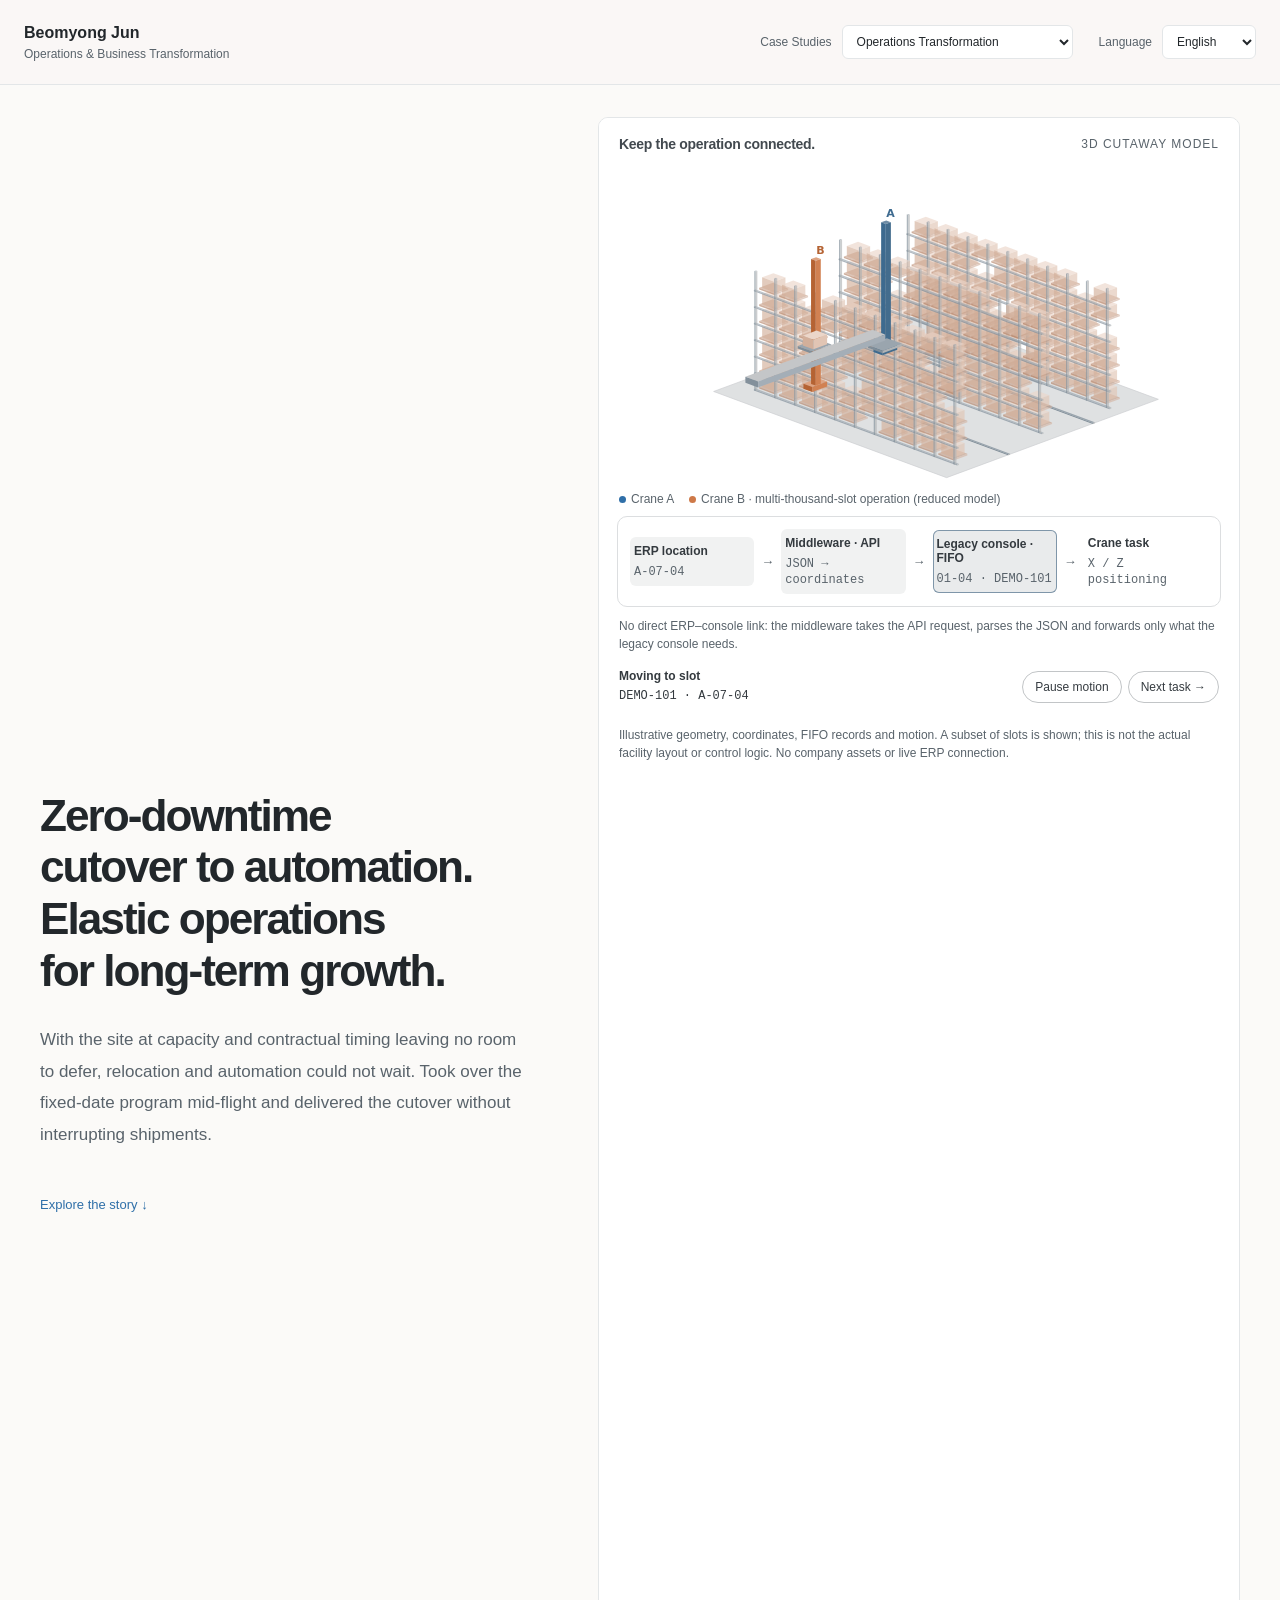
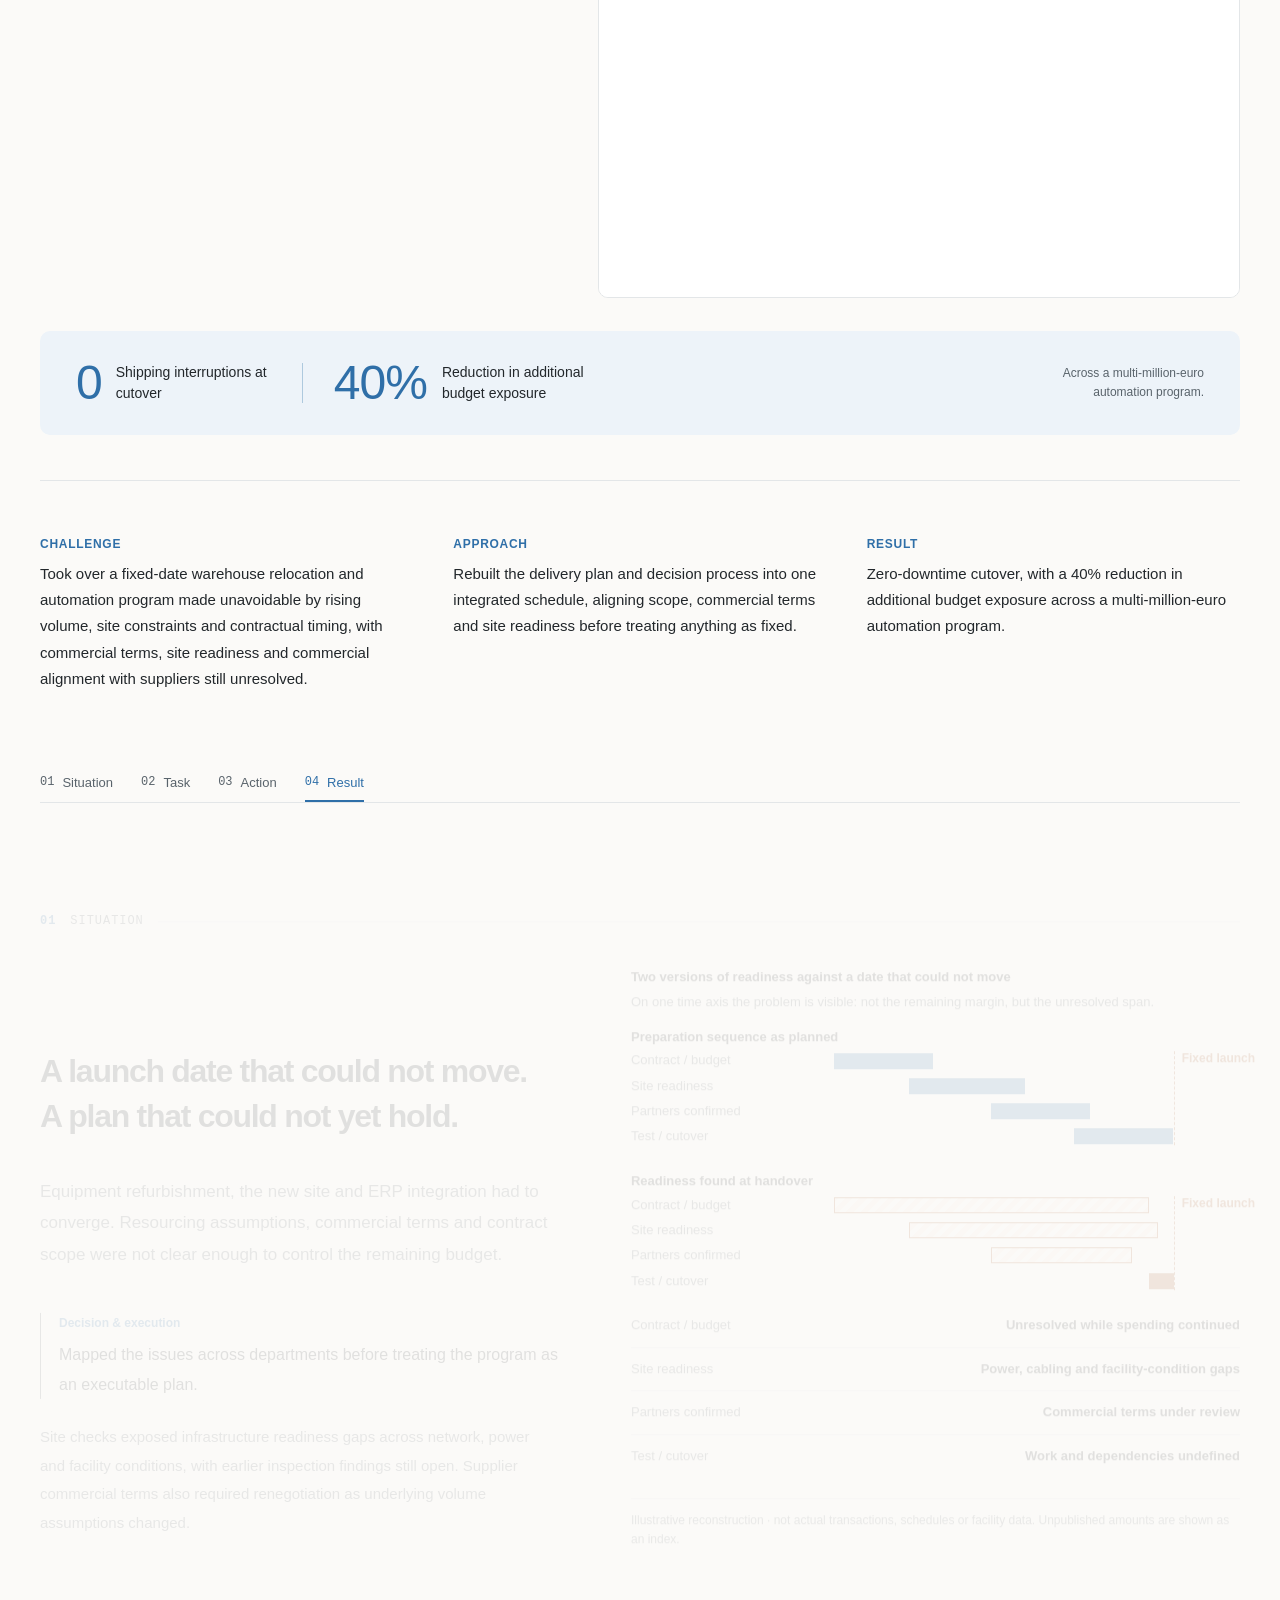
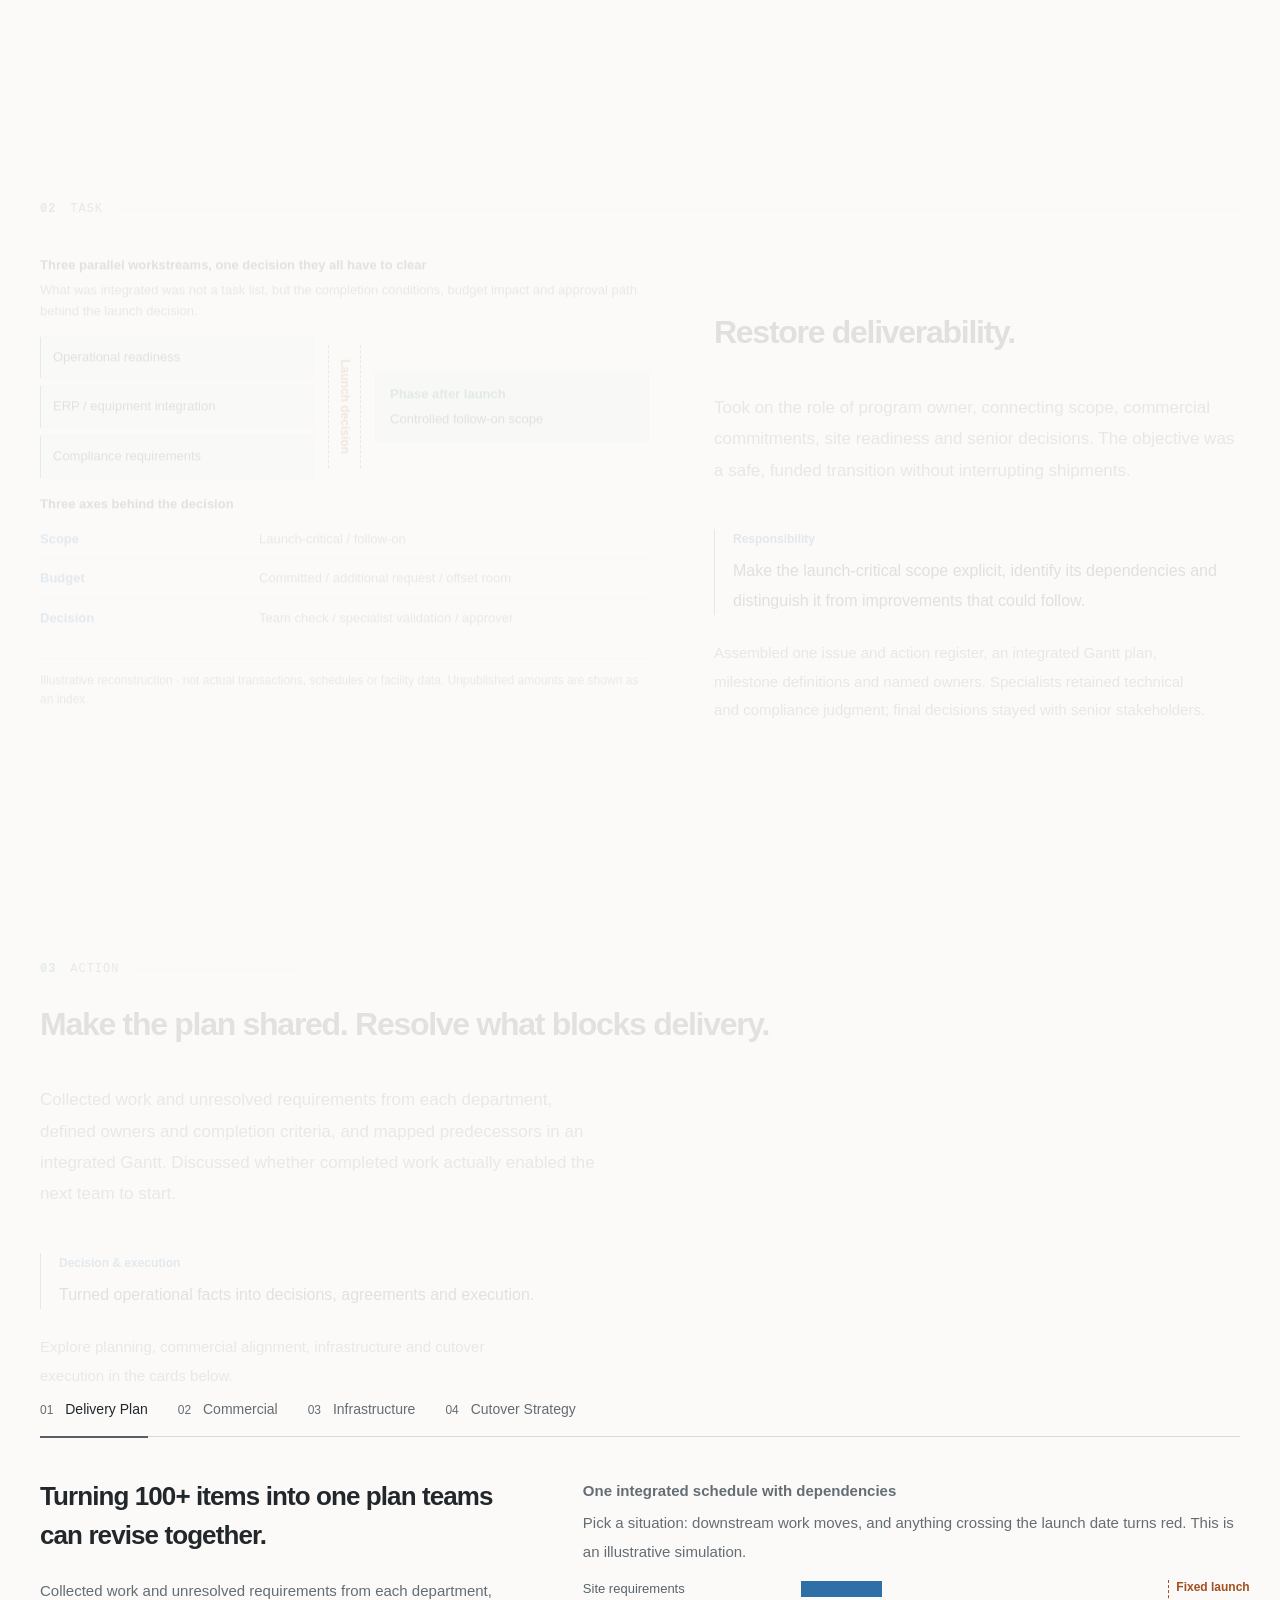
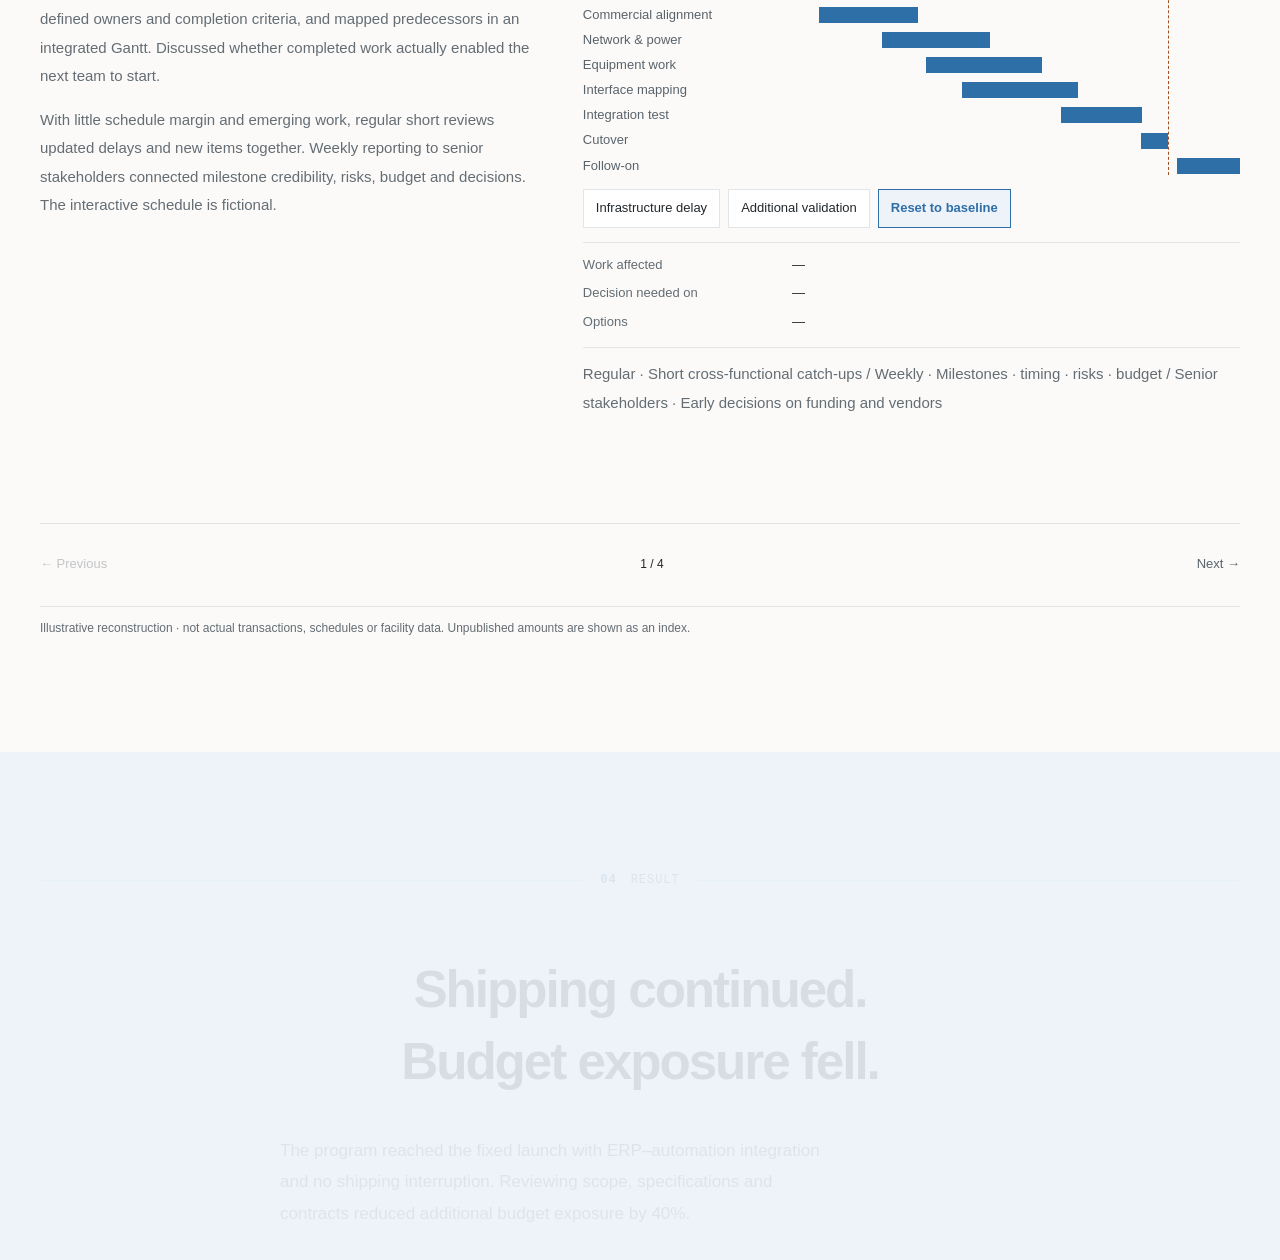
<file: index.html>
<!doctype html><html lang="en"><head><meta charset="utf-8"><meta name="viewport" content="width=device-width,initial-scale=1"><title>Zero-downtime cutover to automation | Beomyong Jun</title><meta name="description" content="STAR case study: took over a fixed-date relocation and automation program mid-flight and delivered the cutover with zero shipping interruptions and 40% less additional budget exposure."><meta property="og:type" content="website"><meta property="og:site_name" content="Beomyong Jun · Selected Work"><meta property="og:title" content="Zero-downtime cutover to automation | Beomyong Jun"><meta property="og:description" content="STAR case study: took over a fixed-date relocation and automation program mid-flight and delivered the cutover with zero shipping interruptions and 40% less additional budget exposure."><meta property="og:image" content="./social-ops-cutover.png"><meta property="og:image:width" content="1200"><meta property="og:image:height" content="630"><meta property="og:image:alt" content="A fixed launch. No shipping interruption. 0 at cutover."><meta name="twitter:card" content="summary_large_image"><meta name="twitter:title" content="Zero-downtime cutover to automation | Beomyong Jun"><meta name="twitter:description" content="STAR case study: took over a fixed-date relocation and automation program mid-flight and delivered the cutover with zero shipping interruptions and 40% less additional budget exposure."><noscript><meta http-equiv="refresh" content="0;url=./ops-cutover.html"></noscript><script>location.replace("./ops-cutover.html"+location.search+location.hash)</script></head><body><p><a href="./ops-cutover.html">Continue to the case study</a></p></body></html>
</file>
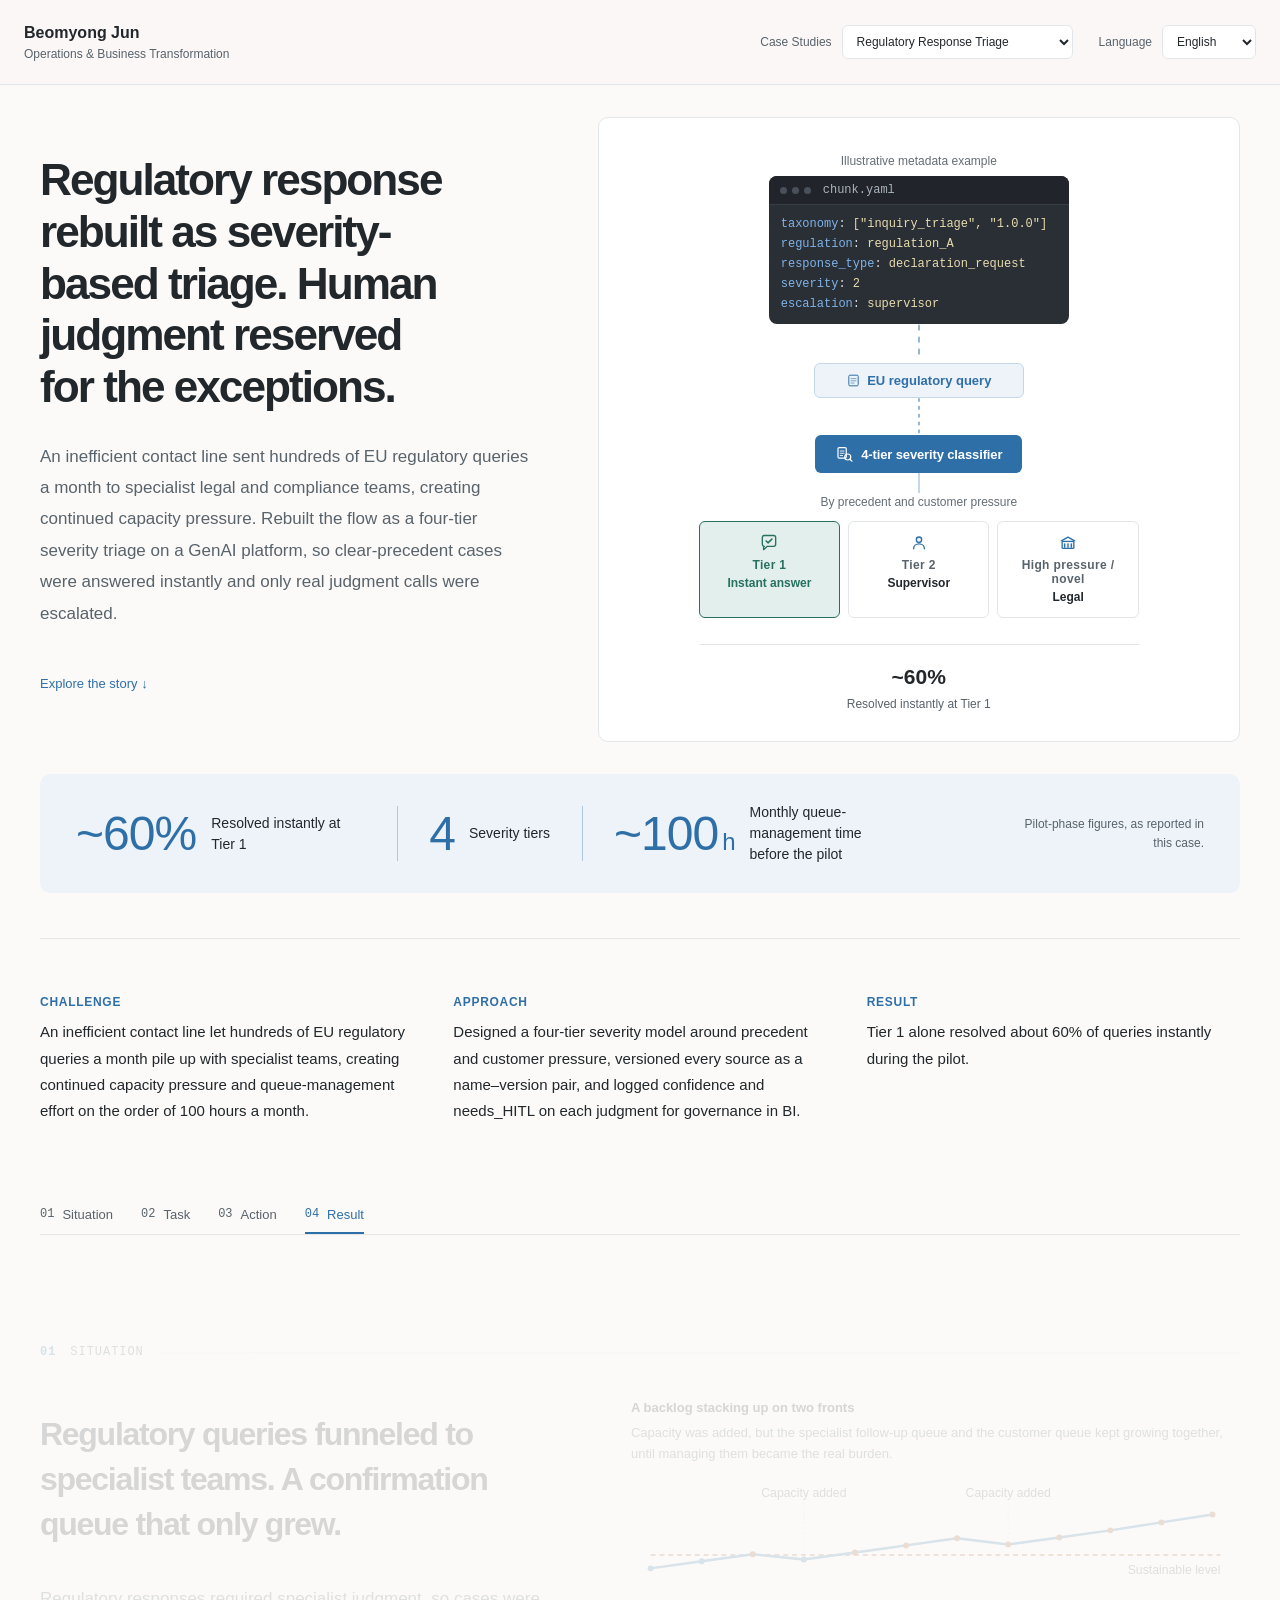
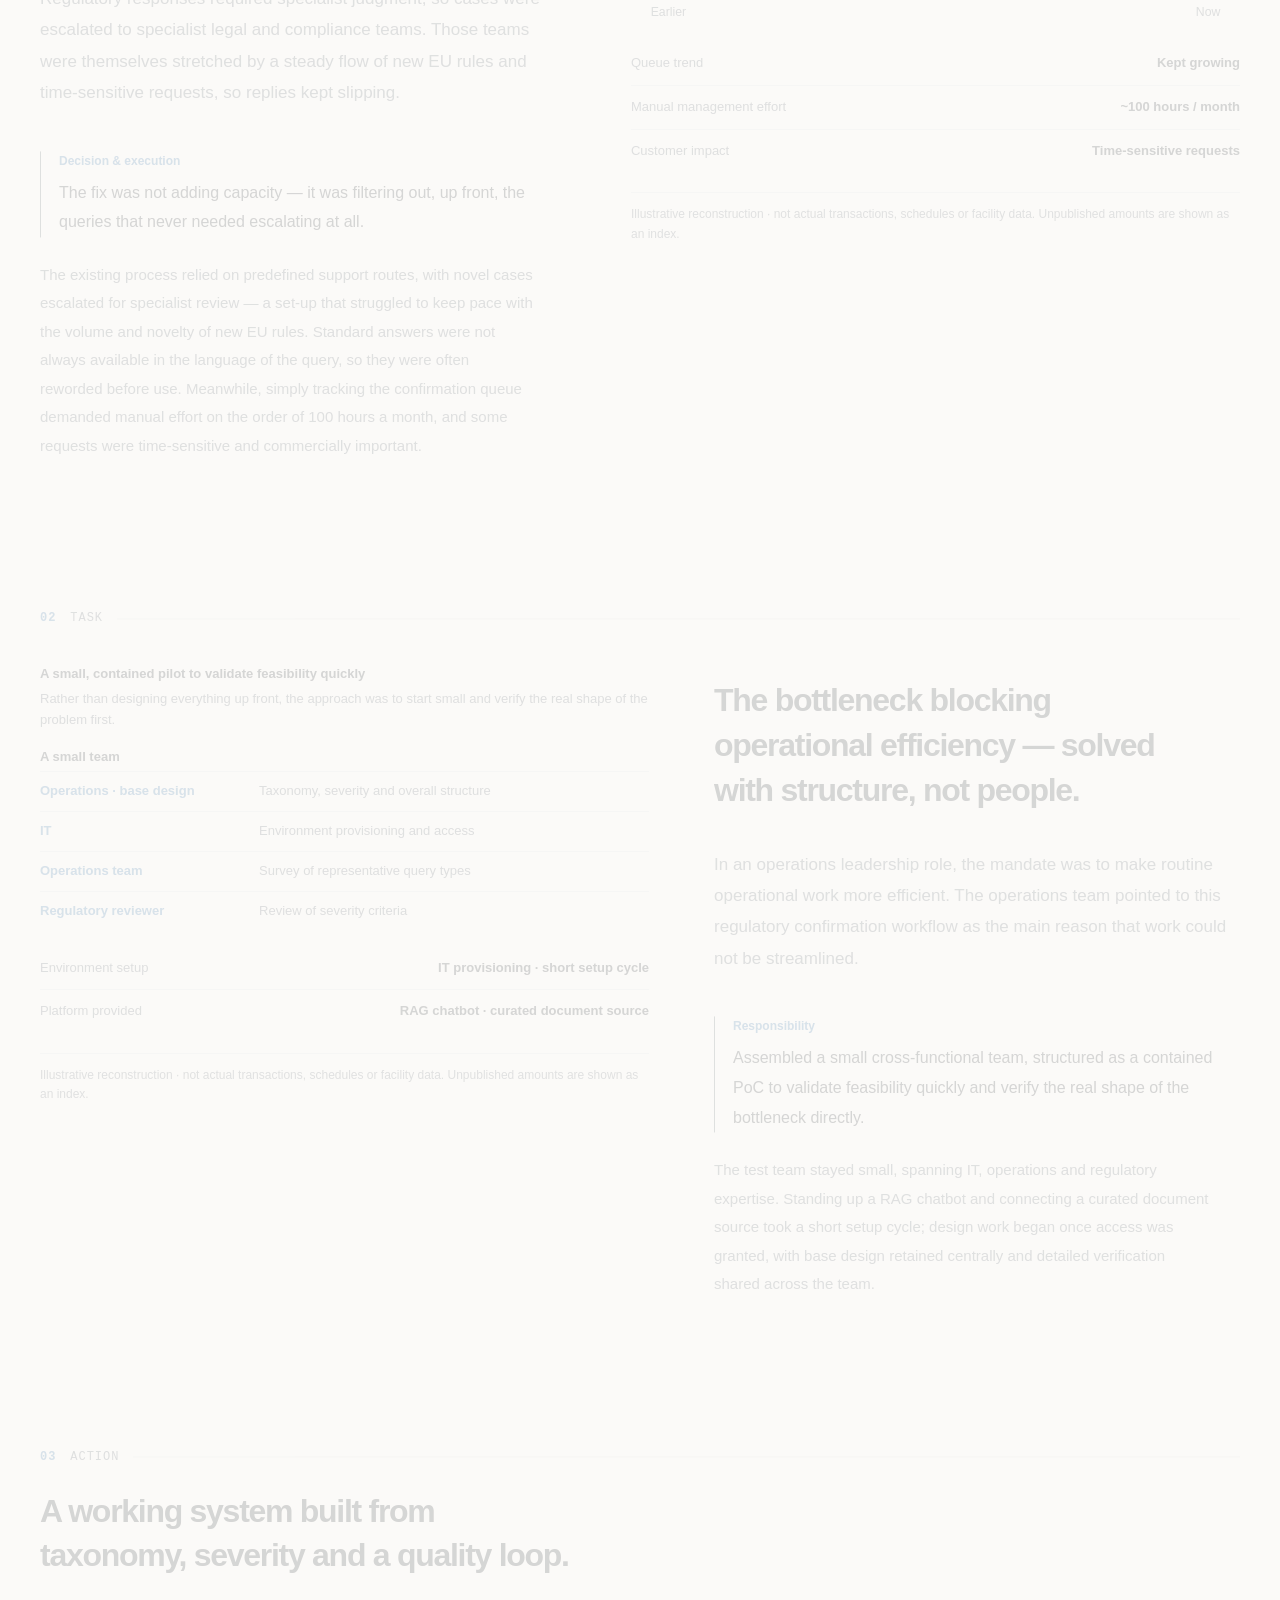
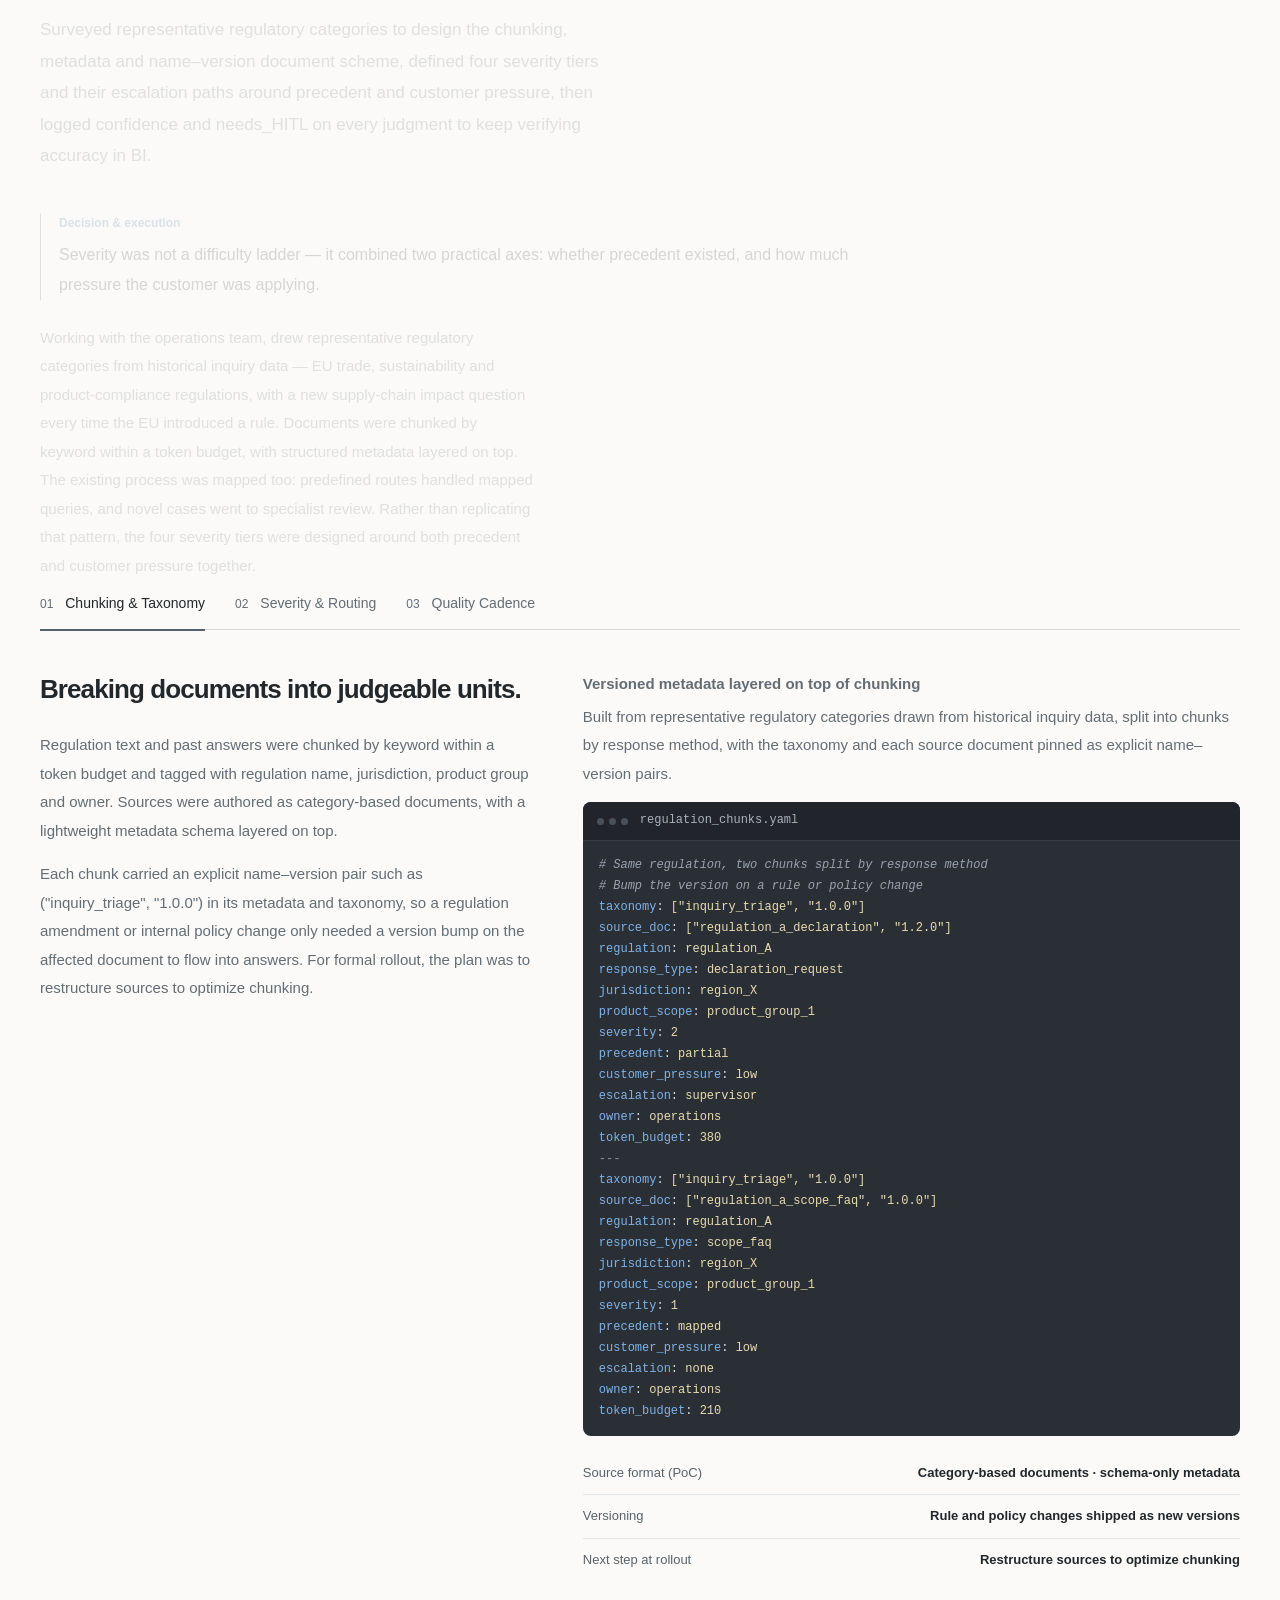
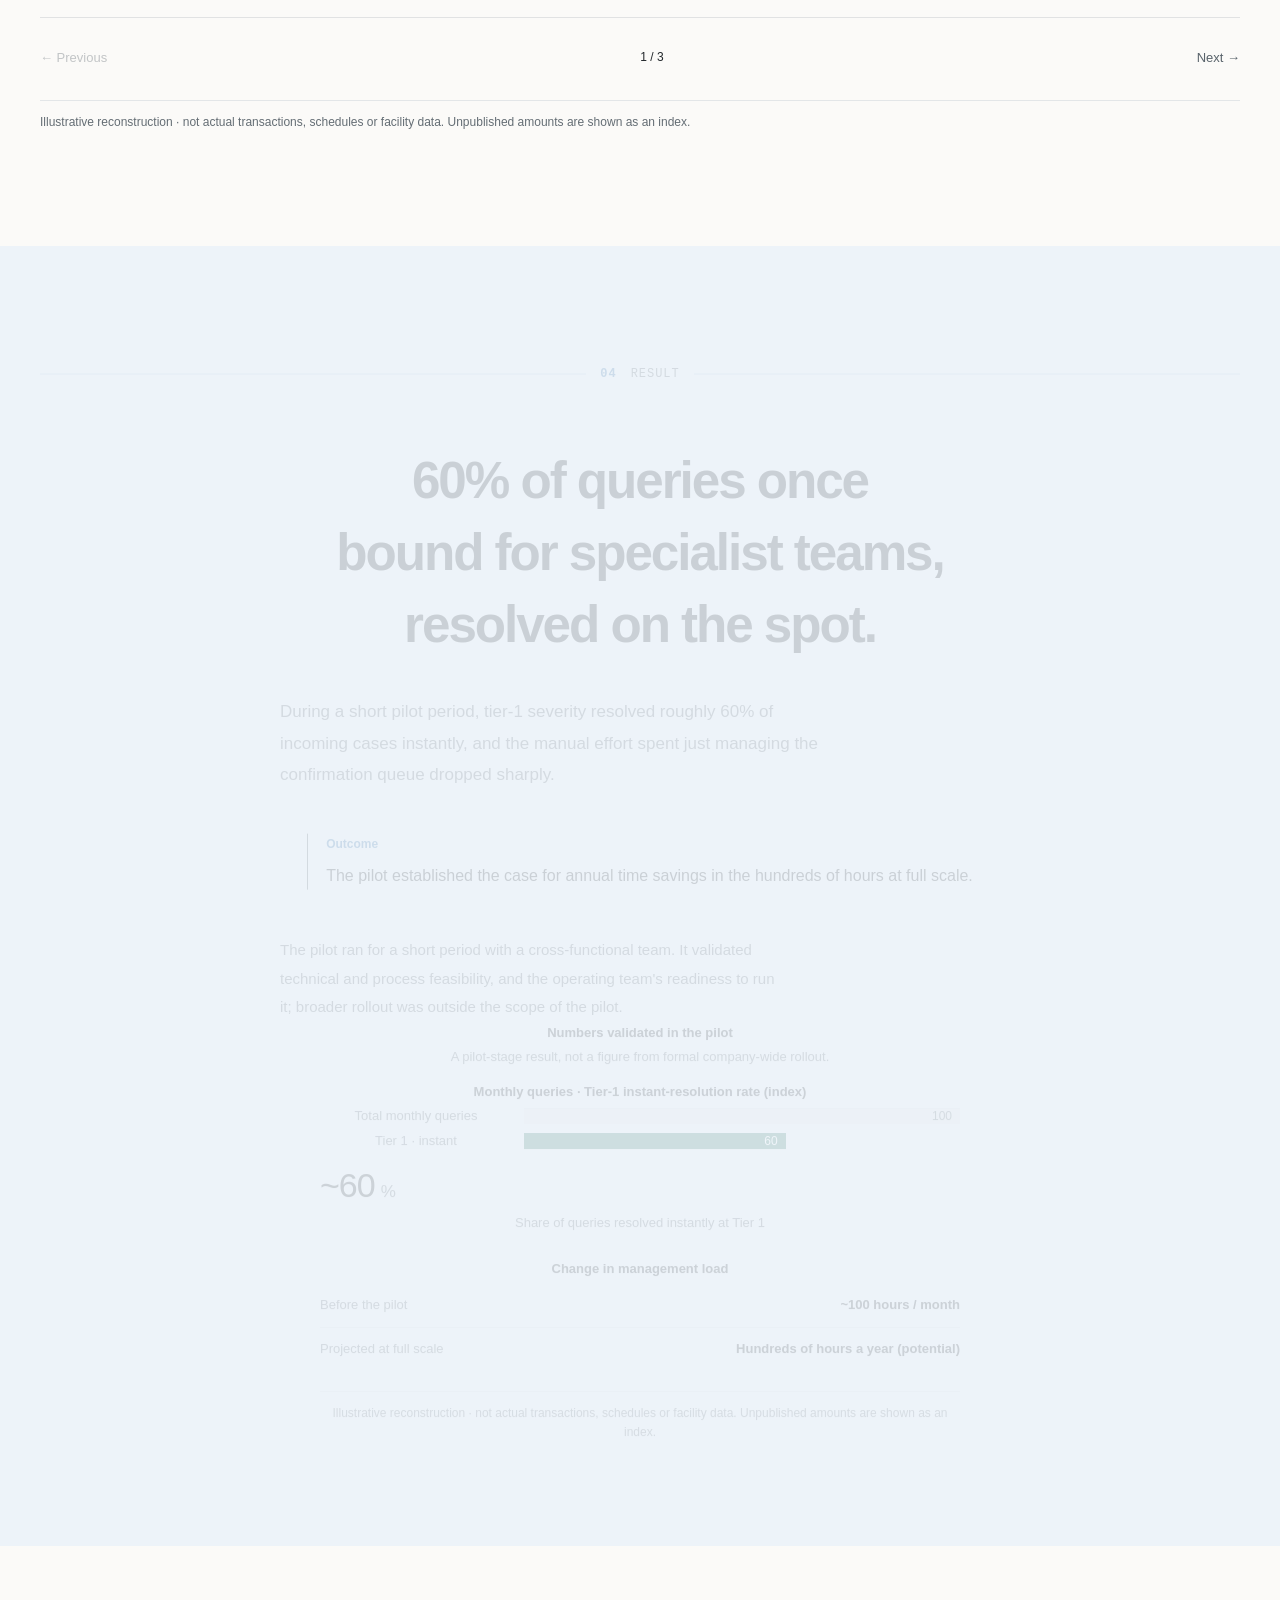
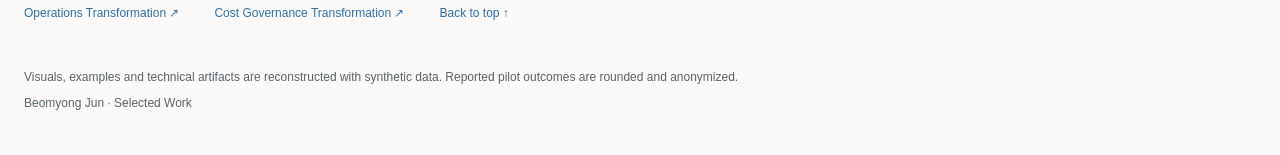
<file: ai-triage.html>
<!doctype html><html lang="en"><head><meta charset="utf-8"><meta name="viewport" content="width=device-width,initial-scale=1"><meta name="theme-color" content="#fcfbf8"><title>Regulatory response rebuilt as severity-based AI triage | Beomyong Jun</title><meta name="description" content="STAR case study: a four-tier severity triage for EU regulatory queries on a GenAI platform, with about 60% resolved instantly at Tier 1 during the pilot."><meta property="og:type" content="website"><meta property="og:site_name" content="Beomyong Jun · Selected Work"><meta property="og:title" content="Regulatory response rebuilt as severity-based AI triage | Beomyong Jun"><meta property="og:description" content="STAR case study: a four-tier severity triage for EU regulatory queries on a GenAI platform, with about 60% resolved instantly at Tier 1 during the pilot."><meta property="og:image" content="./social-ai-triage.png"><meta property="og:image:width" content="1200"><meta property="og:image:height" content="630"><meta property="og:image:alt" content="Severity-based triage. Human judgment for the exceptions. About 60% resolved instantly at Tier 1 in the pilot."><meta name="twitter:card" content="summary_large_image"><meta name="twitter:title" content="Regulatory response rebuilt as severity-based AI triage | Beomyong Jun"><meta name="twitter:description" content="STAR case study: a four-tier severity triage for EU regulatory queries on a GenAI platform, with about 60% resolved instantly at Tier 1 during the pilot."><link rel="stylesheet" href="./story.css?v=20261011g"><link rel="stylesheet" href="./editorial.css?v=20261011g"><link rel="stylesheet" href="./evidence.css?v=20261011g"></head><body data-case="compliance"><div id="app"></div><noscript>This portfolio needs JavaScript for language selection and interactive exhibits.</noscript><script src="./stories.js?v=20261011g"></script><script src="./exhibits.js?v=20261011g"></script><script src="./refinements.js?v=20261011g"></script><script src="./editorial.js?v=20261011g"></script><script src="./evidence.js?v=20261011g"></script><script src="./story.js?v=20261011g"></script></body></html>
</file>
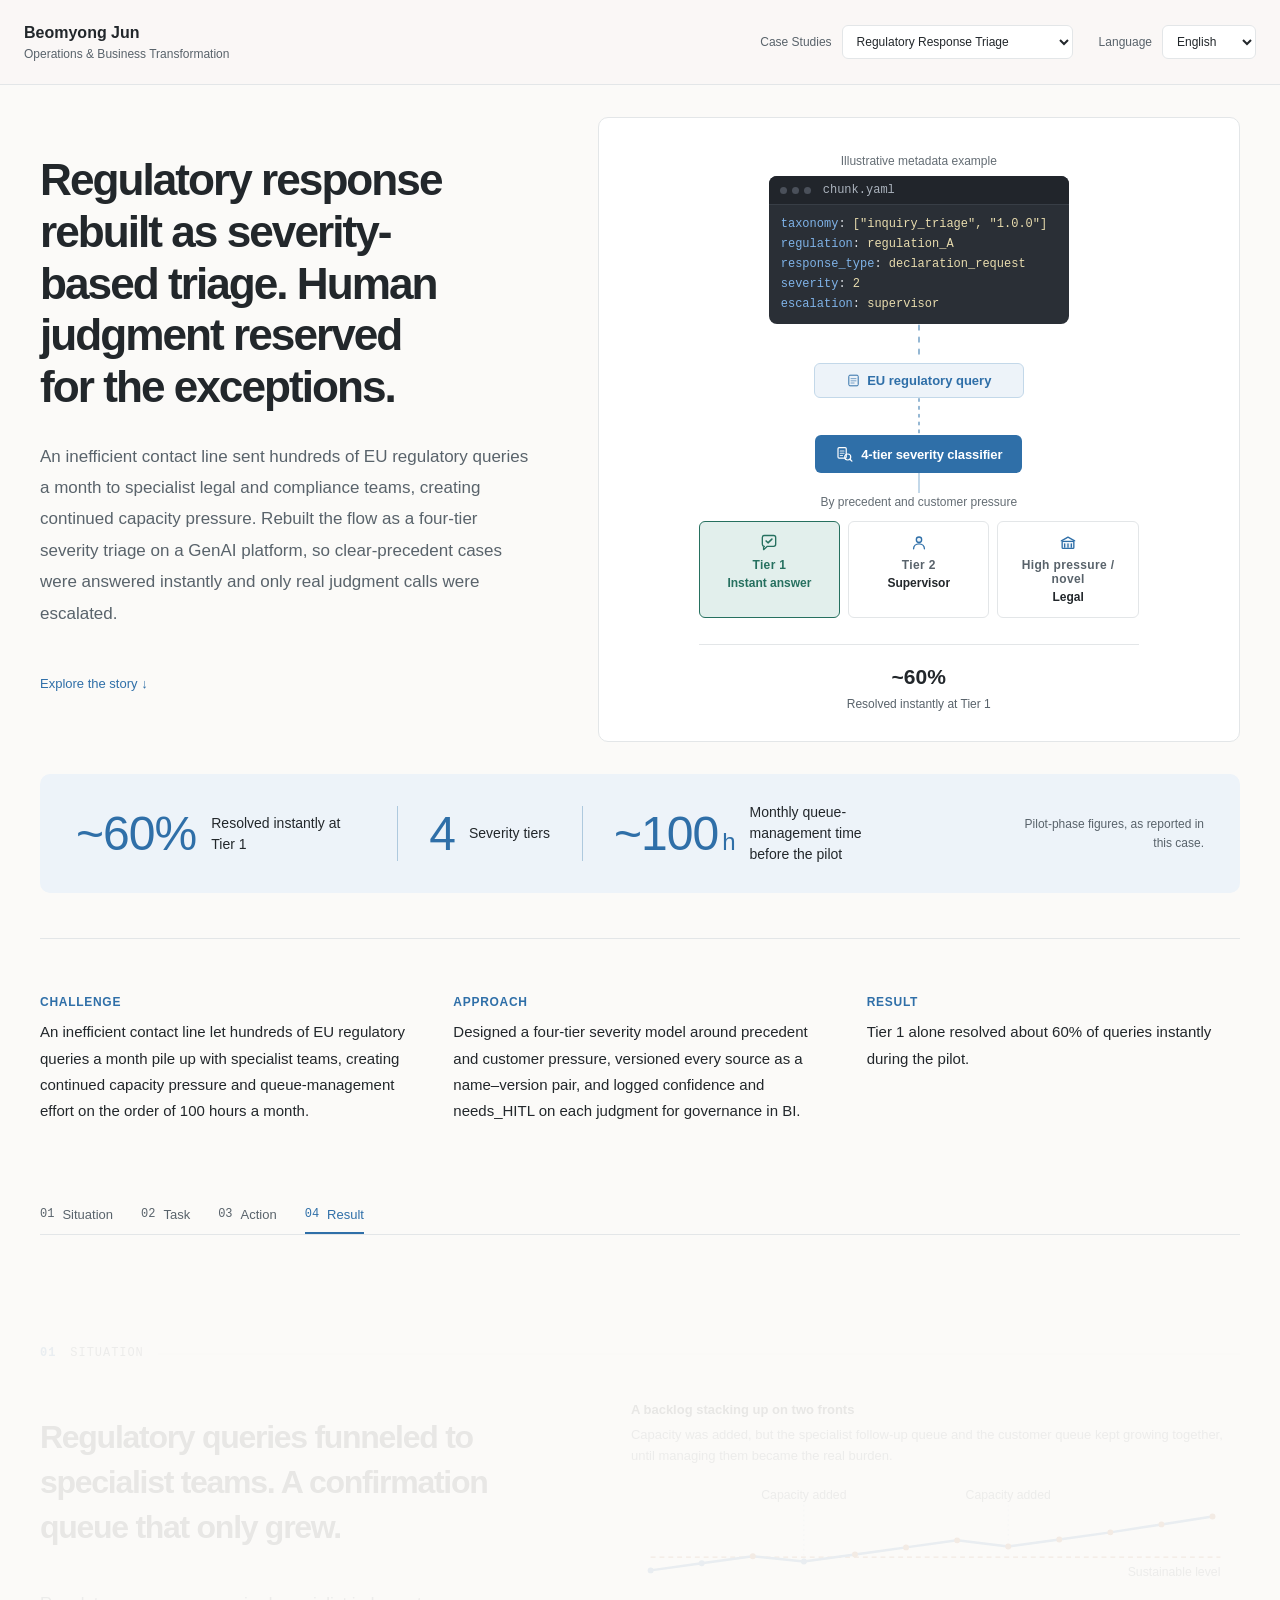
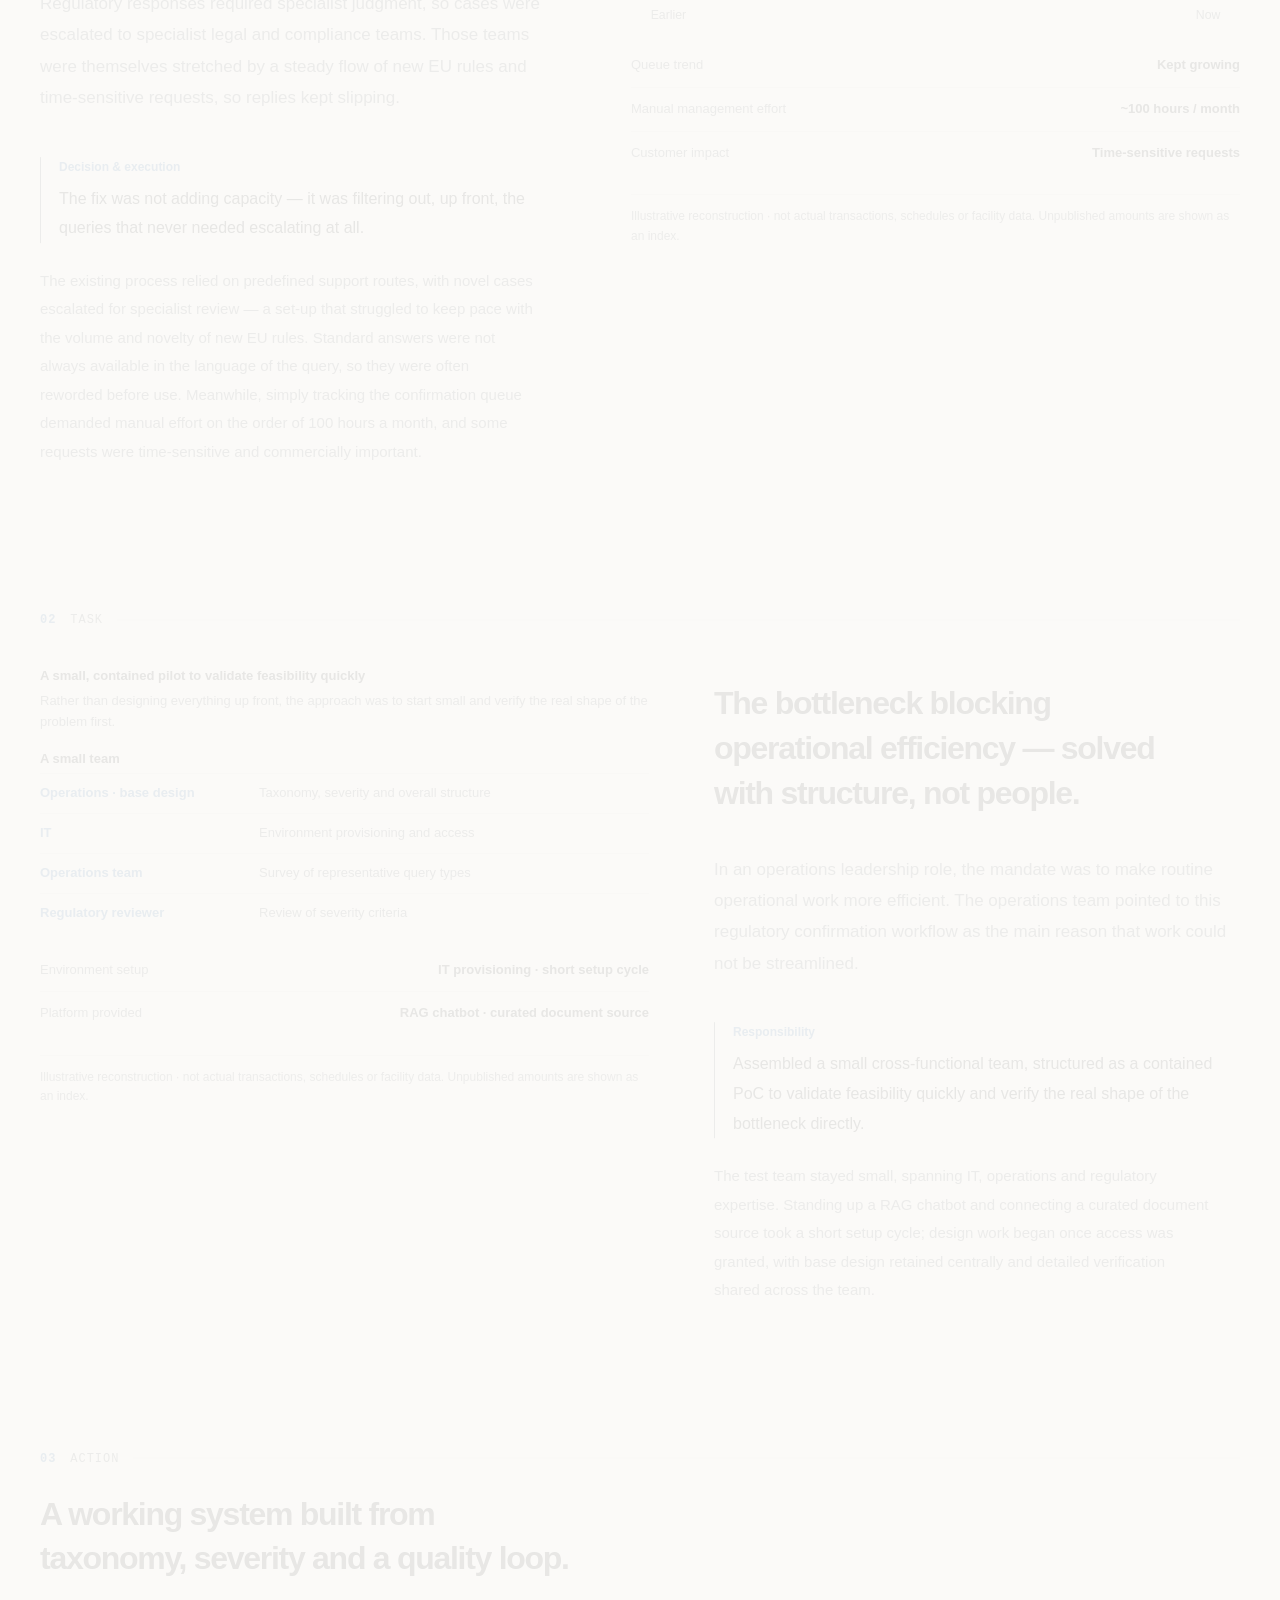
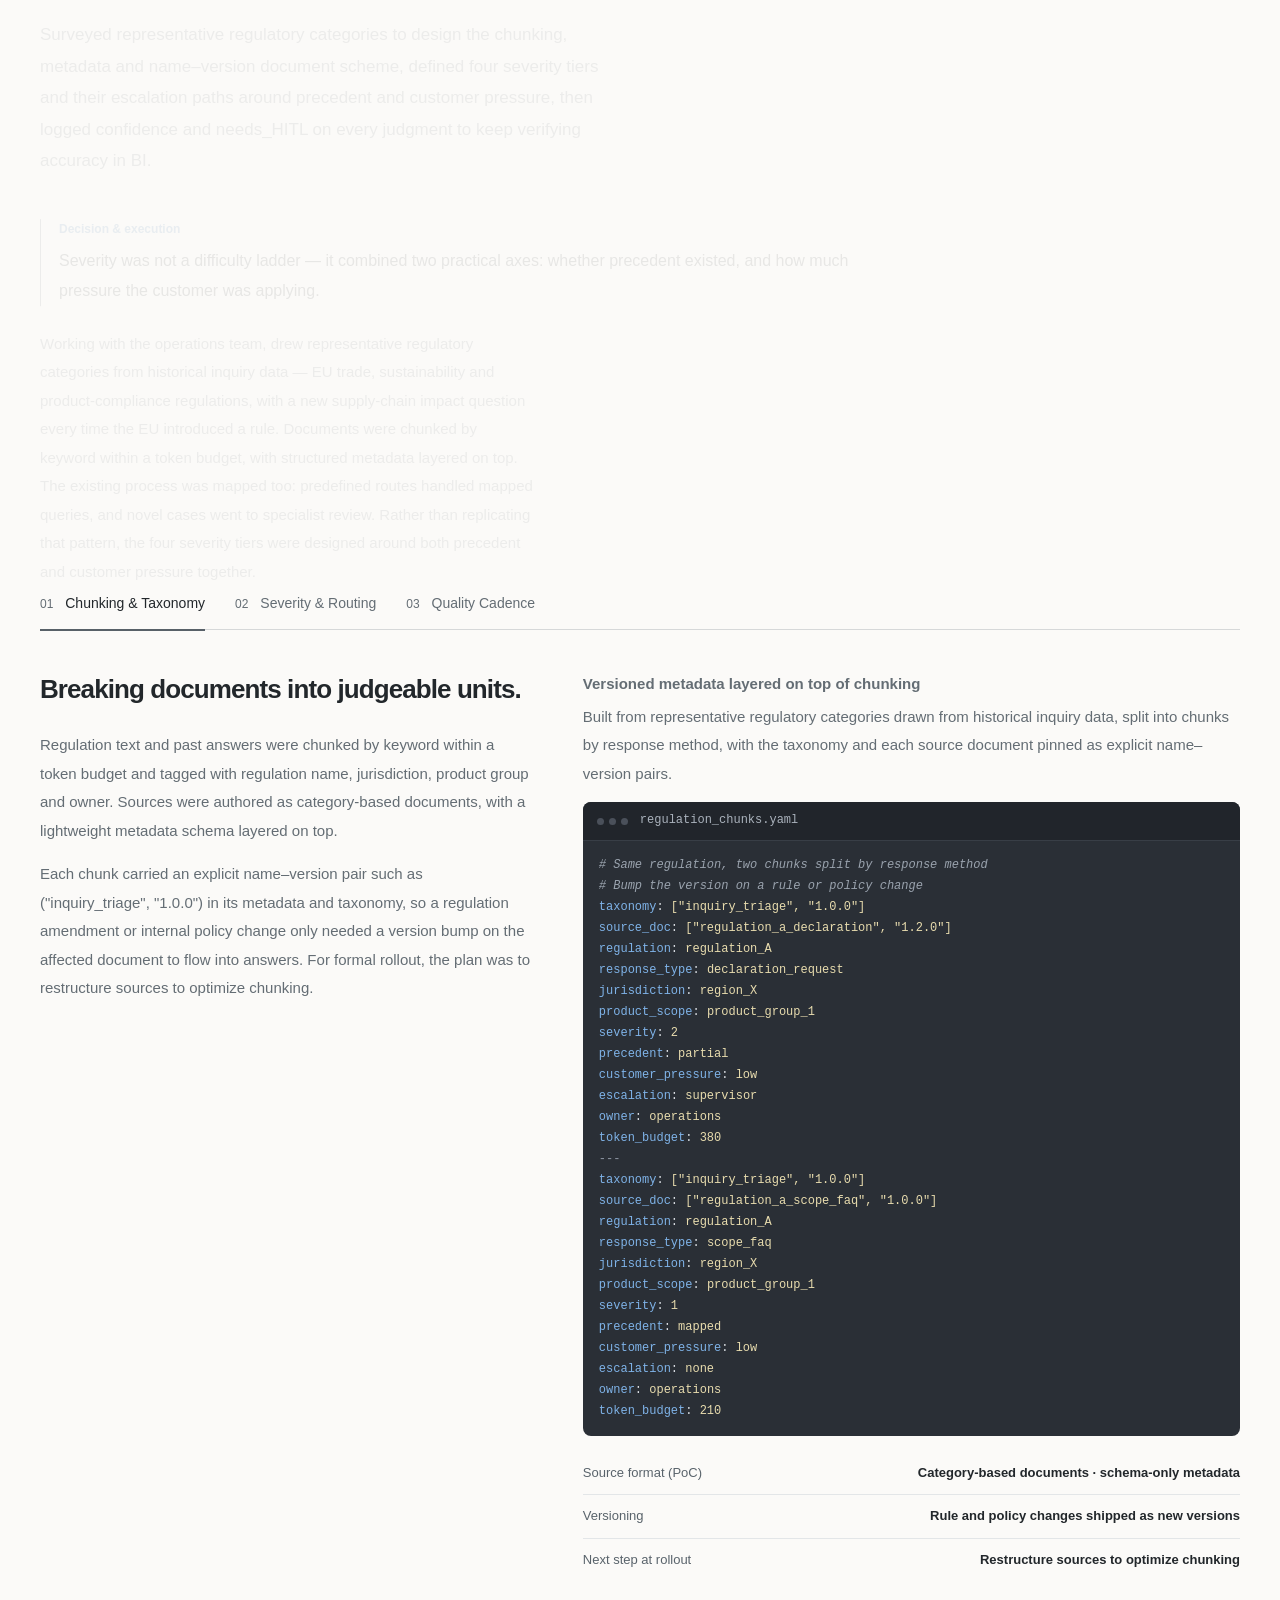
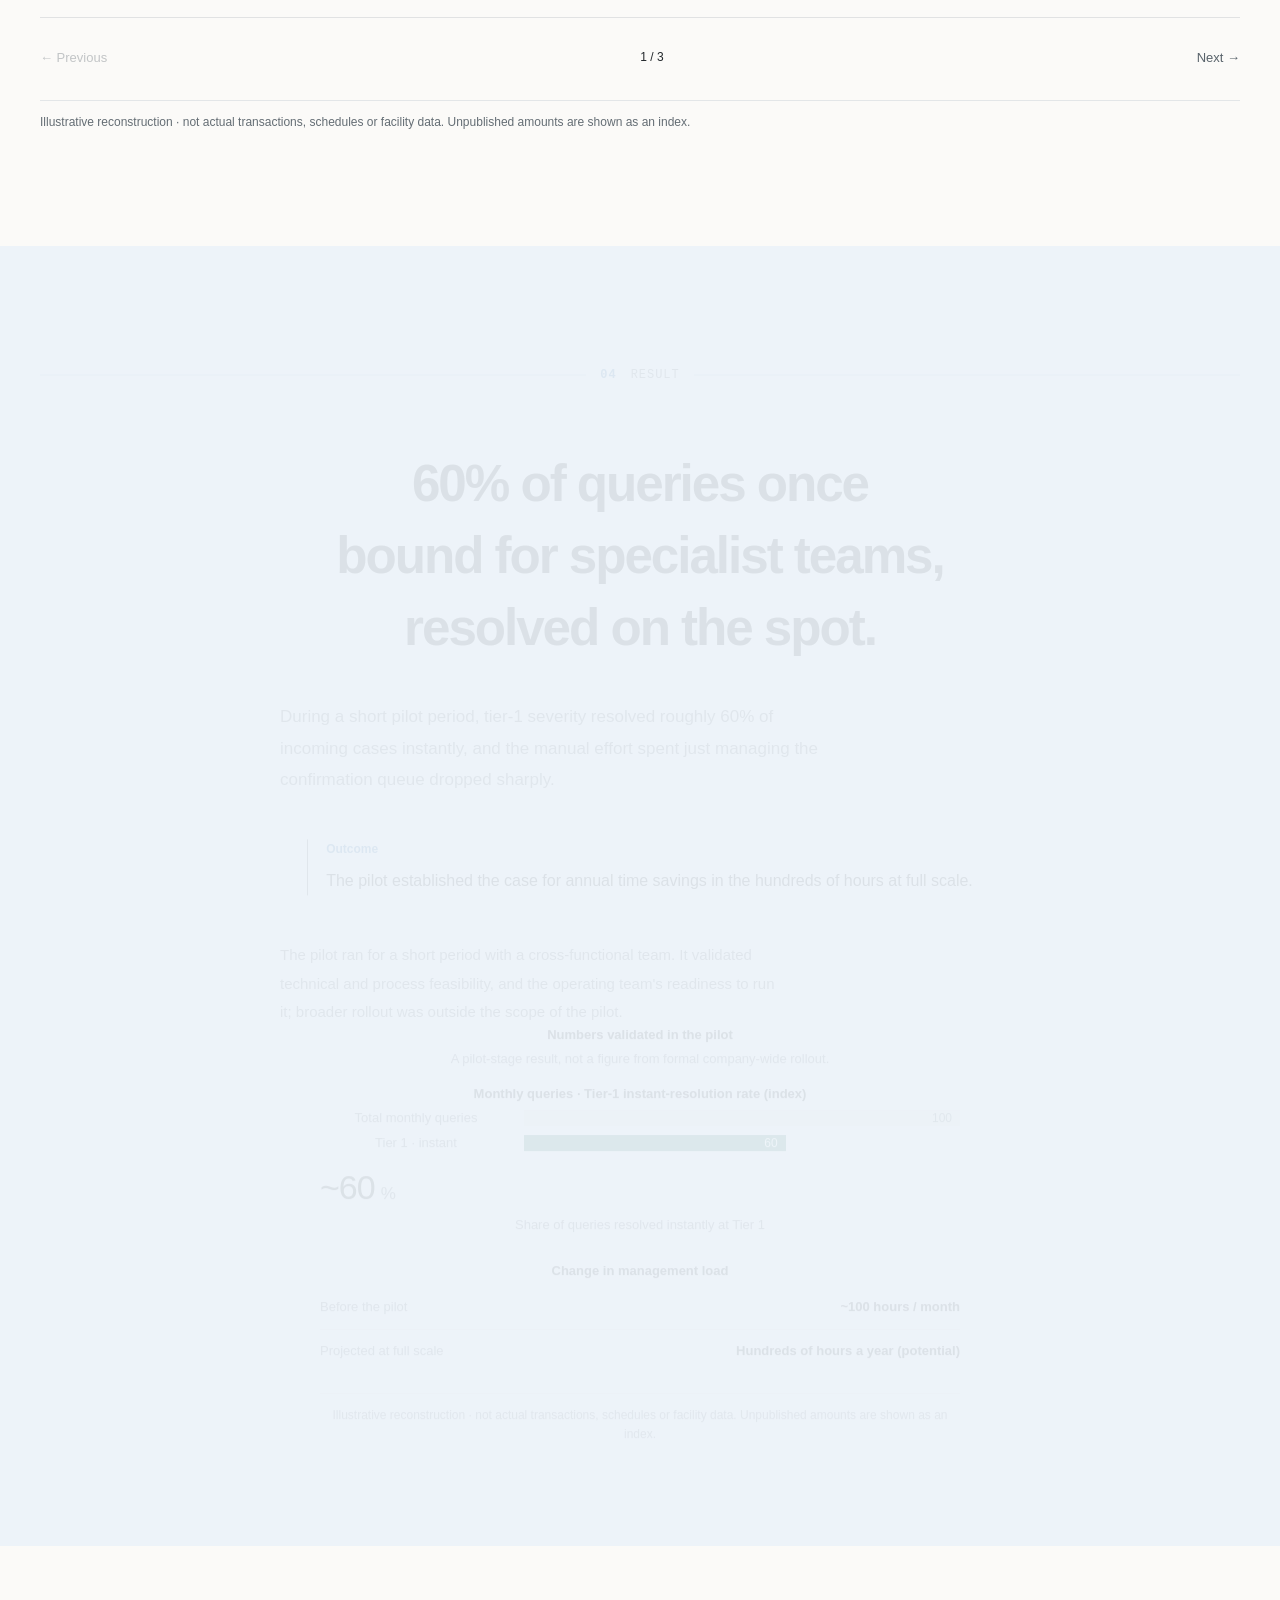
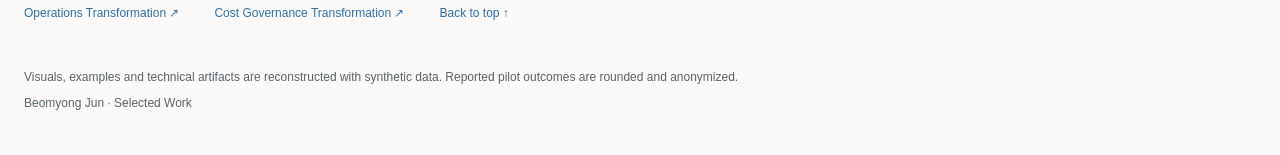
<file: compliance.html>
<!doctype html><html lang="en"><head><meta charset="utf-8"><meta name="viewport" content="width=device-width,initial-scale=1"><title>Regulatory response rebuilt as severity-based AI triage | Beomyong Jun</title><meta name="description" content="STAR case study: a four-tier severity triage for EU regulatory queries on a GenAI platform, with about 60% resolved instantly at Tier 1 during the pilot."><meta property="og:type" content="website"><meta property="og:site_name" content="Beomyong Jun · Selected Work"><meta property="og:title" content="Regulatory response rebuilt as severity-based AI triage | Beomyong Jun"><meta property="og:description" content="STAR case study: a four-tier severity triage for EU regulatory queries on a GenAI platform, with about 60% resolved instantly at Tier 1 during the pilot."><meta property="og:image" content="./social-ai-triage.png"><meta property="og:image:width" content="1200"><meta property="og:image:height" content="630"><meta property="og:image:alt" content="Severity-based triage. Human judgment for the exceptions. About 60% resolved instantly at Tier 1 in the pilot."><meta name="twitter:card" content="summary_large_image"><meta name="twitter:title" content="Regulatory response rebuilt as severity-based AI triage | Beomyong Jun"><meta name="twitter:description" content="STAR case study: a four-tier severity triage for EU regulatory queries on a GenAI platform, with about 60% resolved instantly at Tier 1 during the pilot."><noscript><meta http-equiv="refresh" content="0;url=./ai-triage.html"></noscript><script>location.replace("./ai-triage.html"+location.search+location.hash)</script></head><body><p><a href="./ai-triage.html">Continue to the case study</a></p></body></html>
</file>
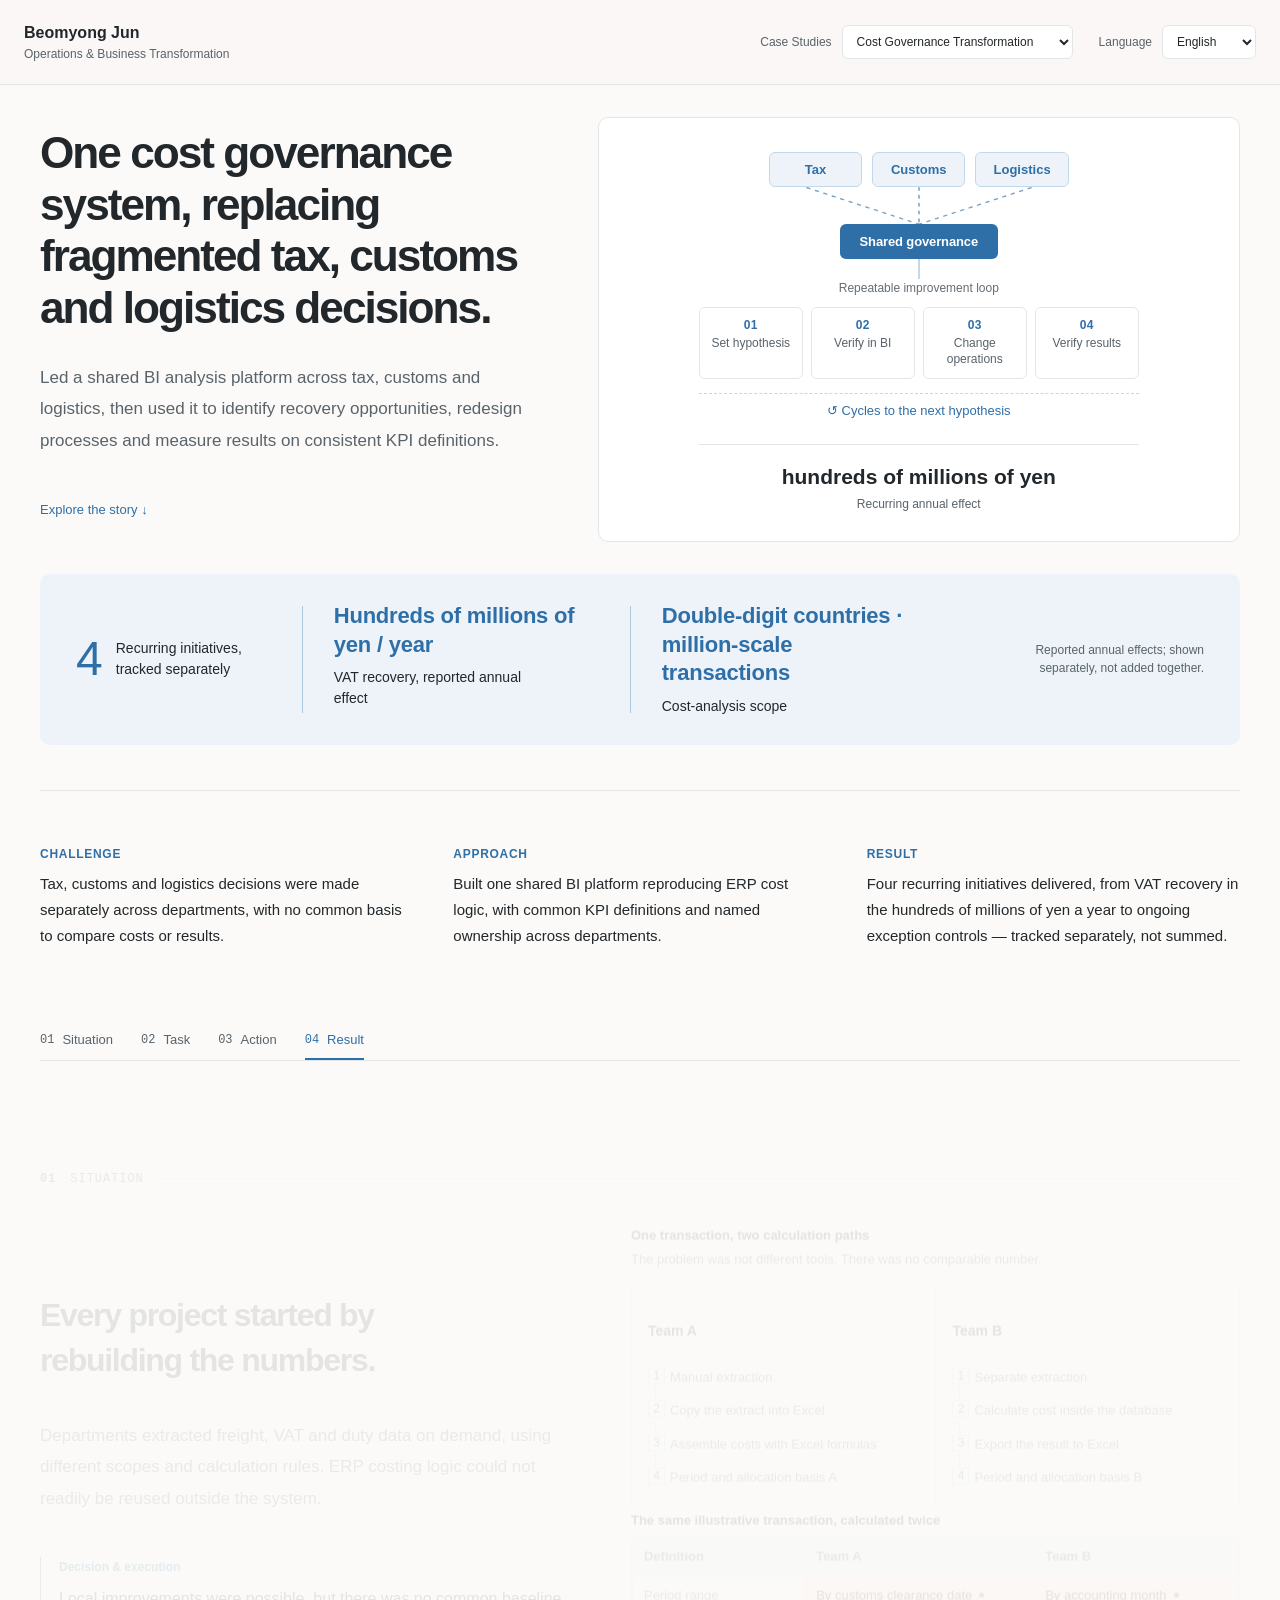
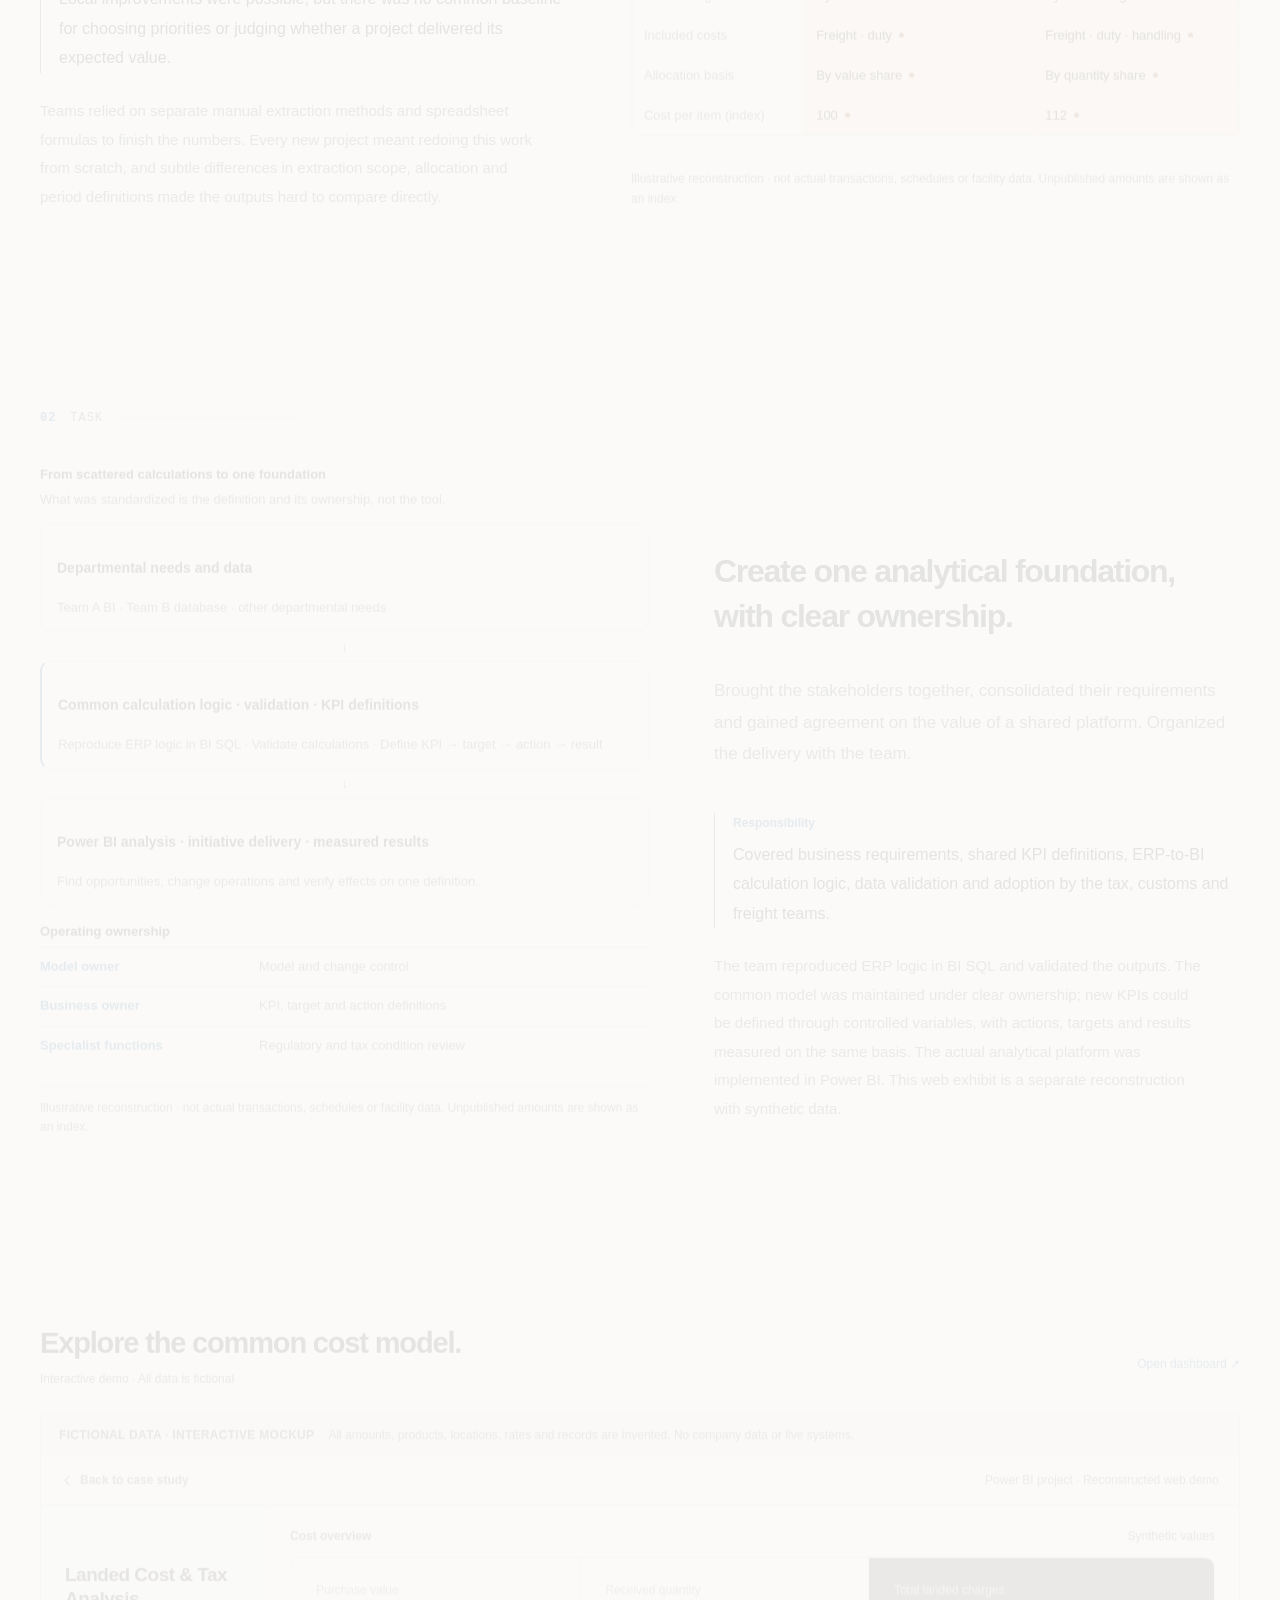
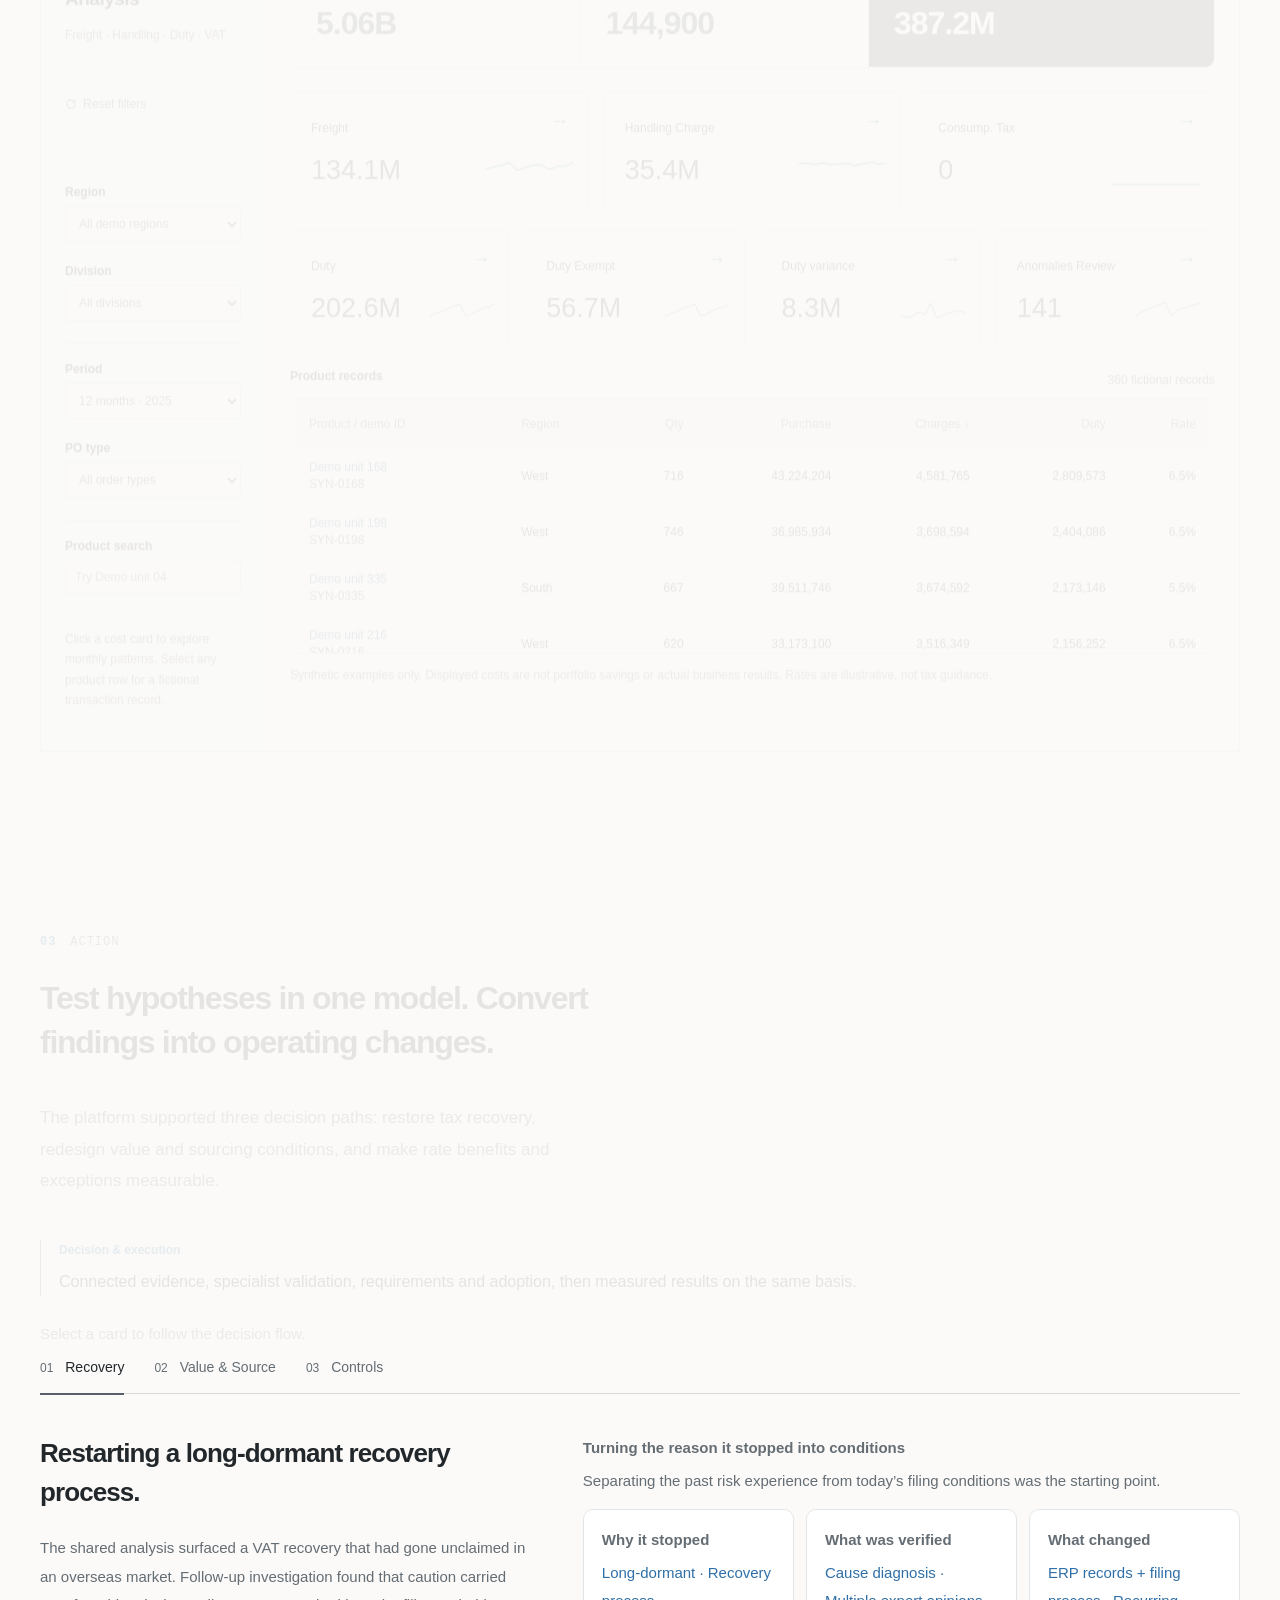
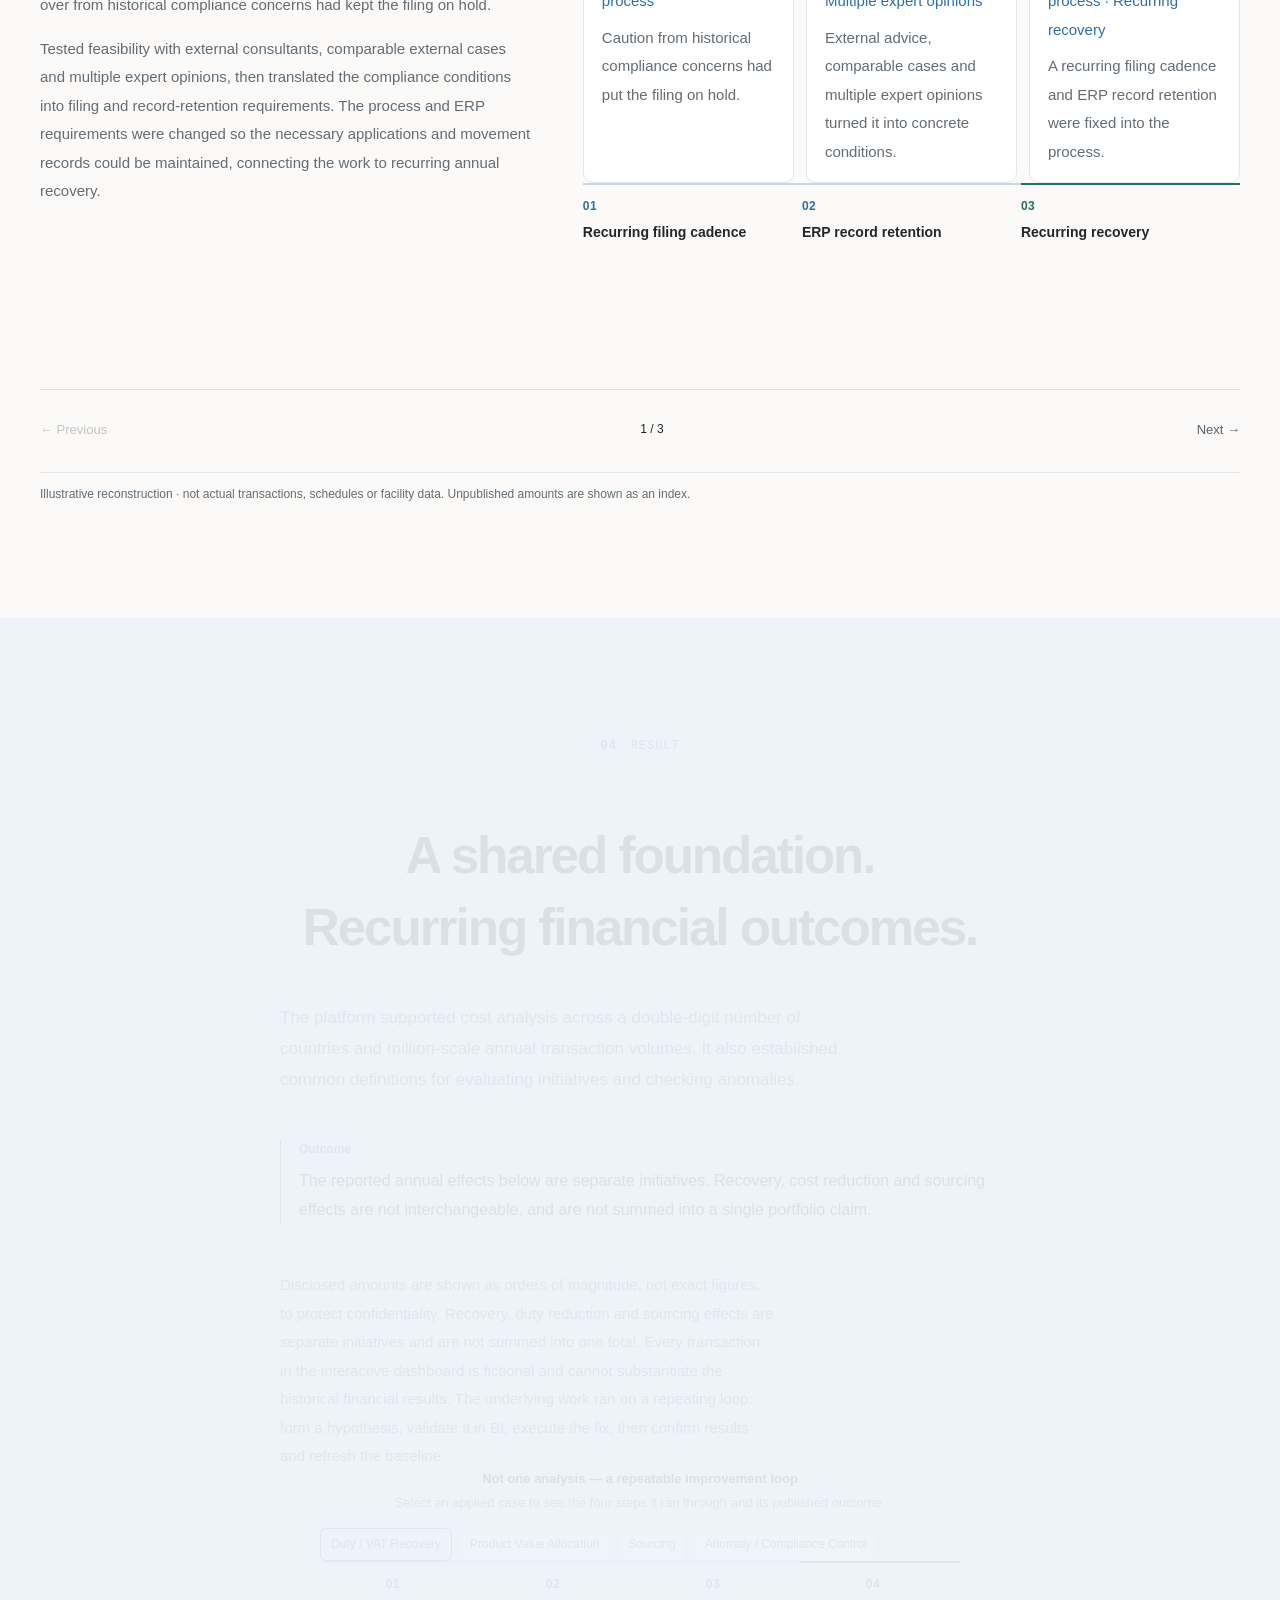
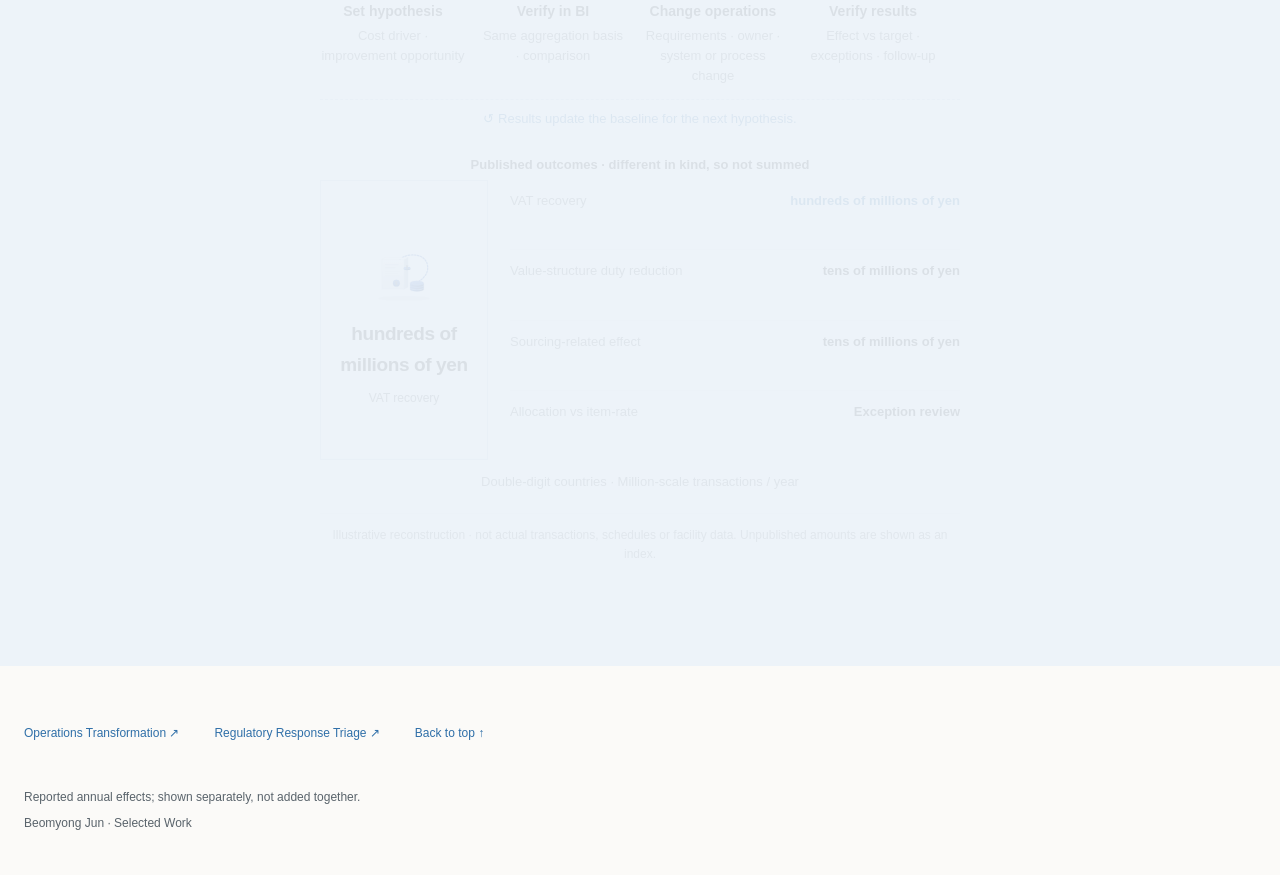
<file: cost-intelligence.html>
<!doctype html><html lang="en"><head><meta charset="utf-8"><meta name="viewport" content="width=device-width,initial-scale=1"><meta name="theme-color" content="#fcfbf8"><title>One cost governance system on shared BI | Beomyong Jun</title><meta name="description" content="STAR case study: one shared BI model reproducing ERP cost logic, used to find recovery opportunities, change operations and measure recurring financial outcomes on common KPI definitions."><meta property="og:type" content="website"><meta property="og:site_name" content="Beomyong Jun · Selected Work"><meta property="og:title" content="One cost governance system on shared BI | Beomyong Jun"><meta property="og:description" content="STAR case study: one shared BI model reproducing ERP cost logic, used to find recovery opportunities, change operations and measure recurring financial outcomes on common KPI definitions."><meta property="og:image" content="./social-cost-intelligence.png"><meta property="og:image:width" content="1200"><meta property="og:image:height" content="630"><meta property="og:image:alt" content="One cost model. Recurring outcomes. 4 recurring initiatives."><meta name="twitter:card" content="summary_large_image"><meta name="twitter:title" content="One cost governance system on shared BI | Beomyong Jun"><meta name="twitter:description" content="STAR case study: one shared BI model reproducing ERP cost logic, used to find recovery opportunities, change operations and measure recurring financial outcomes on common KPI definitions."><link rel="stylesheet" href="./story.css?v=20261011g"><link rel="stylesheet" href="./editorial.css?v=20261011g"><link rel="stylesheet" href="./evidence.css?v=20261011g"></head><body data-case="trade"><div id="app"></div><noscript>This portfolio needs JavaScript for language selection and interactive exhibits.</noscript><script src="./stories.js?v=20261011g"></script><script src="./exhibits.js?v=20261011g"></script><script src="./refinements.js?v=20261011g"></script><script src="./editorial.js?v=20261011g"></script><script src="./evidence.js?v=20261011g"></script><script src="./story.js?v=20261011g"></script></body></html>
</file>
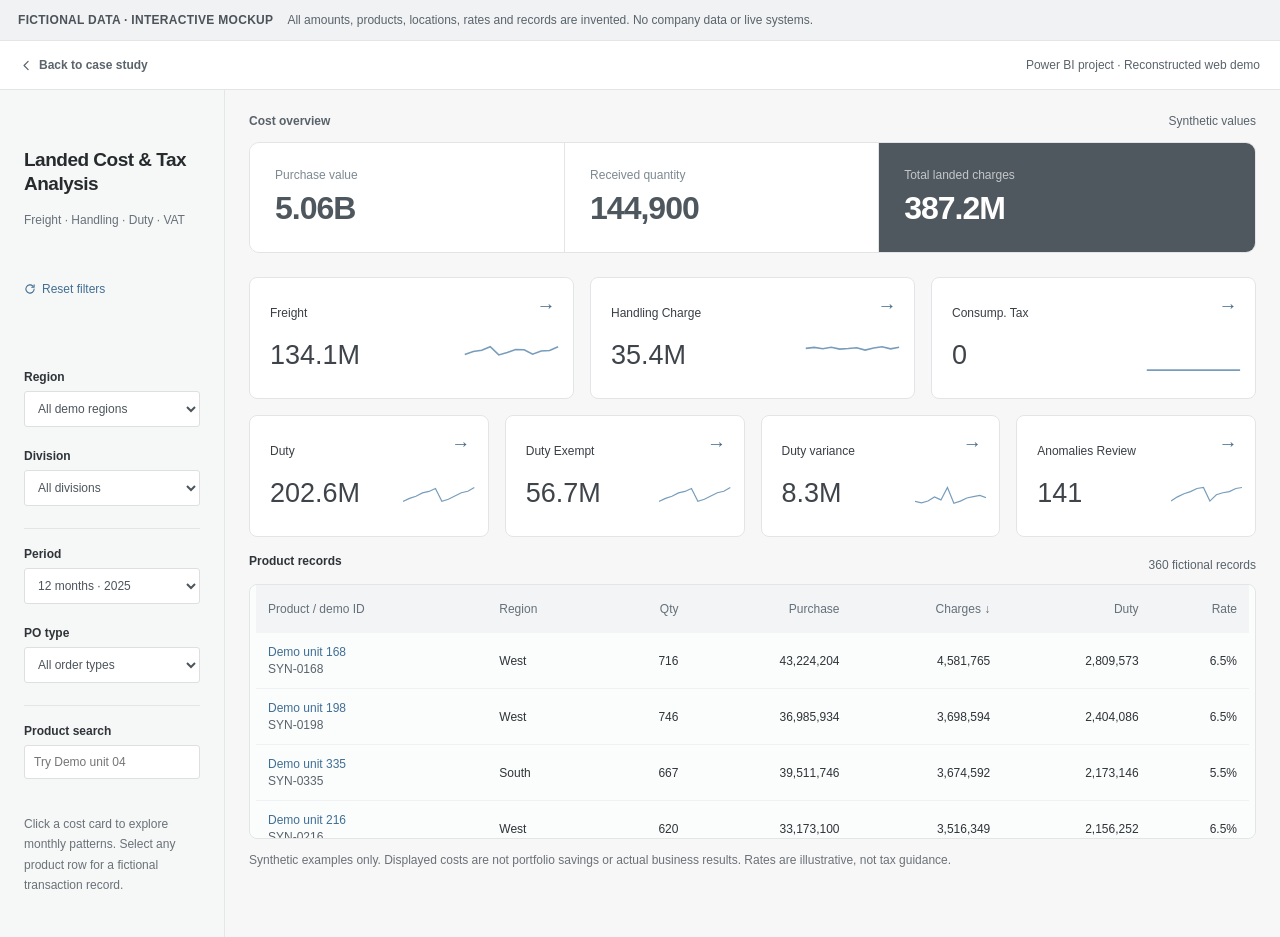
<file: dashboard.html>
<!doctype html><html lang="en"><meta charset="utf-8"><meta name="viewport" content="width=device-width,initial-scale=1"><title>Trade cost explorer · Fictional data</title><link rel="stylesheet" href="dashboard.css?v=20261011f">
<body><script>if(new URLSearchParams(location.search).get('embed')==='hero')document.body.className='hero-embed'</script><div class="disclosure"><strong>FICTIONAL DATA · INTERACTIVE MOCKUP</strong><span>All amounts, products, locations, rates and records are invented. No company data or live systems.</span></div>
<div class="report-breadcrumb"><a id="case-return" href="./cost-intelligence.html#demo" target="_top"><svg class="icon" width="13" height="13" viewBox="0 0 16 16" fill="none" aria-hidden="true"><path d="M10 3 5 8l5 5" stroke="currentColor" stroke-width="1.5" stroke-linecap="round" stroke-linejoin="round"/></svg> Back to case study</a><span>Power BI project · Reconstructed web demo</span></div><div class="app"><aside><h1>Landed Cost &amp; Tax Analysis</h1><p class="subtitle">Freight · Handling · Duty · VAT</p><button id="reset" class="reset"><svg class="icon" width="12" height="12" viewBox="0 0 16 16" fill="none" aria-hidden="true"><path d="M13.5 8a5.5 5.5 0 1 1-1.6-3.9M13.5 2.5v3.2h-3.2" stroke="currentColor" stroke-width="1.4" stroke-linecap="round" stroke-linejoin="round"/></svg> Reset filters</button><label>Region<select id="region"><option value="all">All demo regions</option><option>North</option><option>West</option><option>South</option></select></label><label>Division<select id="division"><option value="all">All divisions</option><option>Precision</option><option>Automation</option><option>Digital</option></select></label><label>Period<select id="period"><option value="12">12 months · 2025</option><option value="6">Last 6 months</option><option value="3">Last 3 months</option></select></label><label>PO type<select id="po"><option value="all">All order types</option><option>Standard</option><option>Demo</option></select></label><label id="variance-filter" hidden>Minimum absolute difference<select id="variance"><option value="0">All differences</option><option value="10000">10,000+</option><option value="50000">50,000+</option><option value="100000">100,000+</option><option value="500000">500,000+</option></select></label><label>Product search<input id="search" type="search" placeholder="Try Demo unit 04" autocomplete="off"></label><p class="aside-note">Click a cost card to explore monthly patterns. Select any product row for a fictional transaction record.</p></aside>
<main><nav aria-label="Dashboard views"><button id="back" hidden><svg class="icon" width="13" height="13" viewBox="0 0 16 16" fill="none" aria-hidden="true"><path d="M10 3 5 8l5 5" stroke="currentColor" stroke-width="1.5" stroke-linecap="round" stroke-linejoin="round"/></svg> Overview</button><span id="view-title">Cost overview</span><span class="currency">Synthetic values</span></nav><div class="summary"><div><span>Purchase value</span><strong id="purchase">—</strong></div><div><span>Received quantity</span><strong id="quantity">—</strong></div><div><span>Total landed charges</span><strong id="charges">—</strong></div></div>
<section id="cards" class="cards" aria-label="Explore cost categories"></section>
<section id="detail" hidden><div class="detail-grid"><div><h2 id="chart-title">Monthly charges</h2><div id="chart" role="img" aria-label="Monthly fictional charges by region"></div><div class="chart-legend"><span>● North</span><span>● West</span><span>● South</span></div></div><div class="record" id="record"><h2>Investigate a record</h2><p>Select a product below to see its synthetic invoice and rate.</p></div></div></section>
<div class="table-head"><h2 id="table-title">Product records</h2><span id="count" aria-live="polite"></span></div><div class="table-wrap" tabindex="0" role="region" aria-label="Scrollable fictional product records"><table><thead><tr><th>Product / demo ID</th><th>Region</th><th>Qty</th><th>Purchase</th><th><button id="sort" aria-label="Sort by landed charges descending">Charges ↓</button></th><th>Duty</th><th>Rate</th></tr></thead><tbody id="rows"></tbody></table></div><p class="bottom">Synthetic examples only. Displayed costs are not portfolio savings or actual business results. Rates are illustrative, not tax guidance.</p></main></div><script src="demo-languages.js?v=20261011f"></script><script src="dashboard.js?v=20261011f"></script></body></html>
</file>
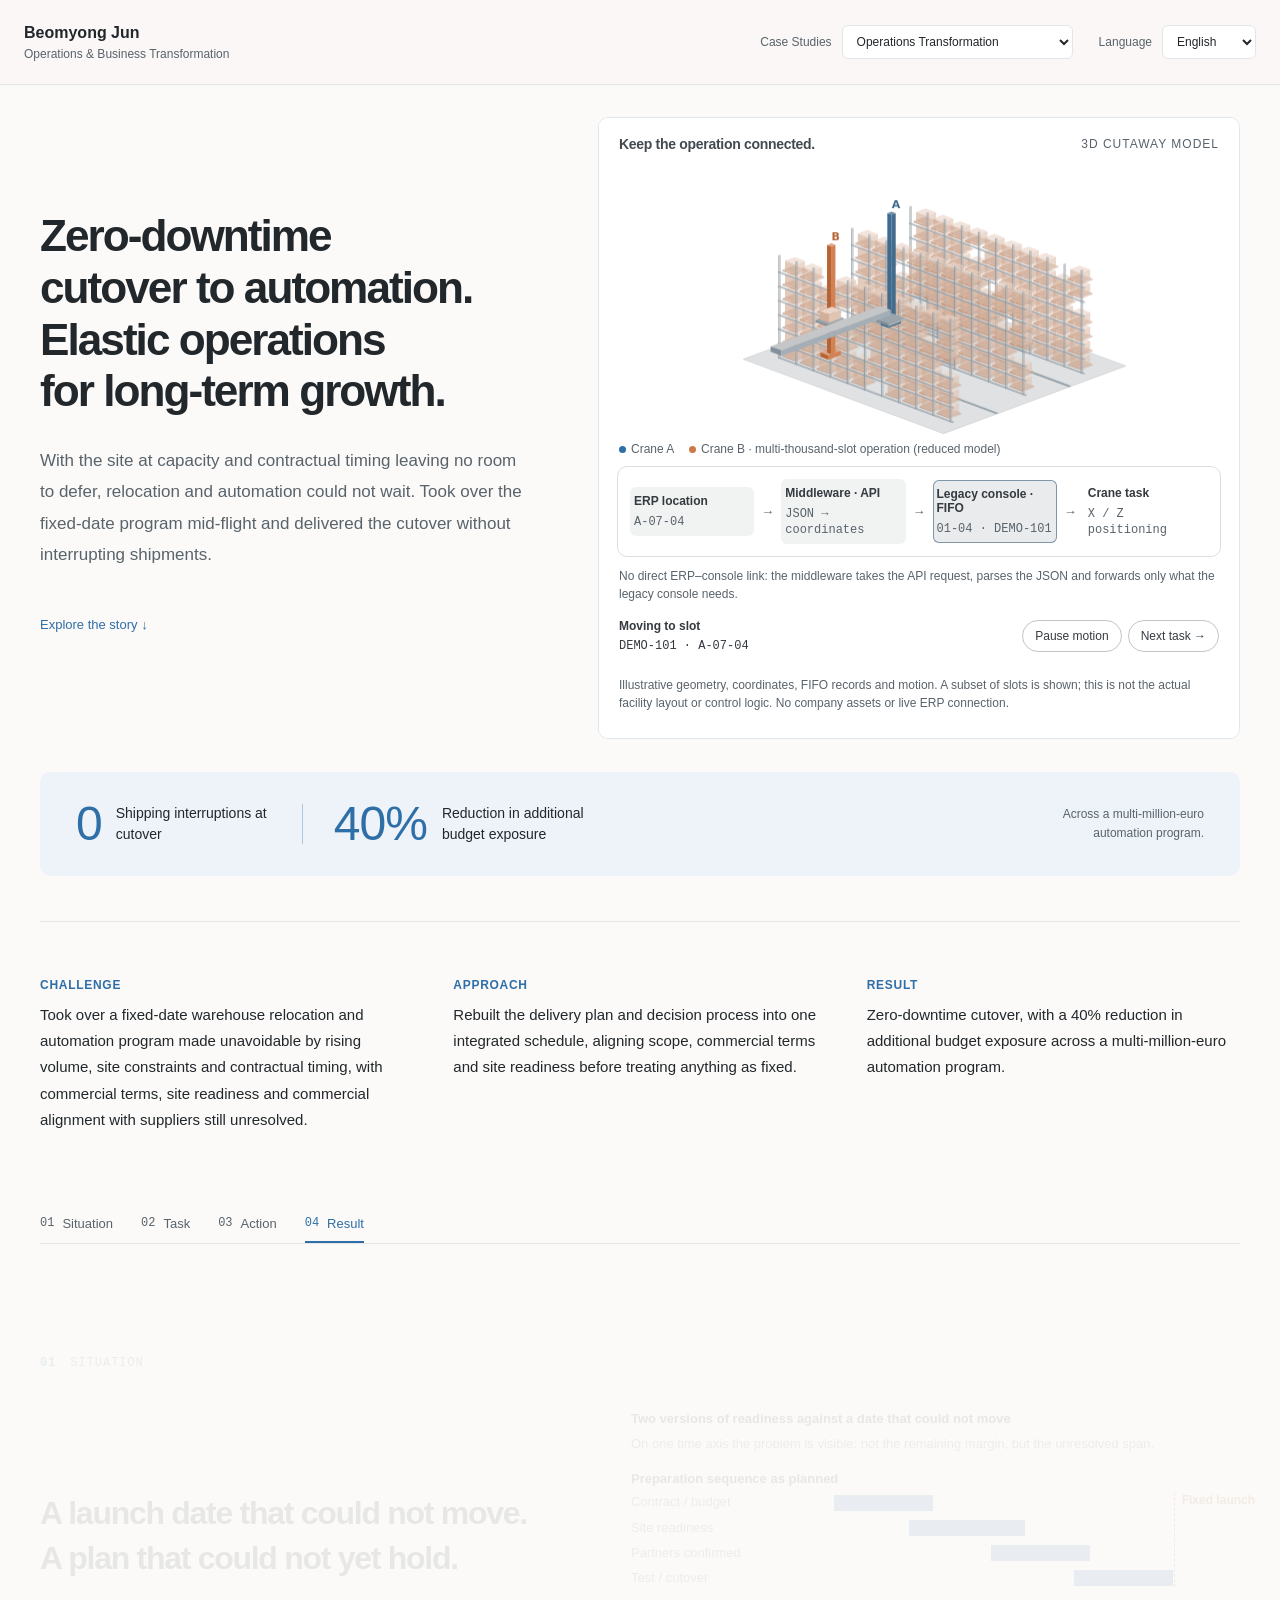
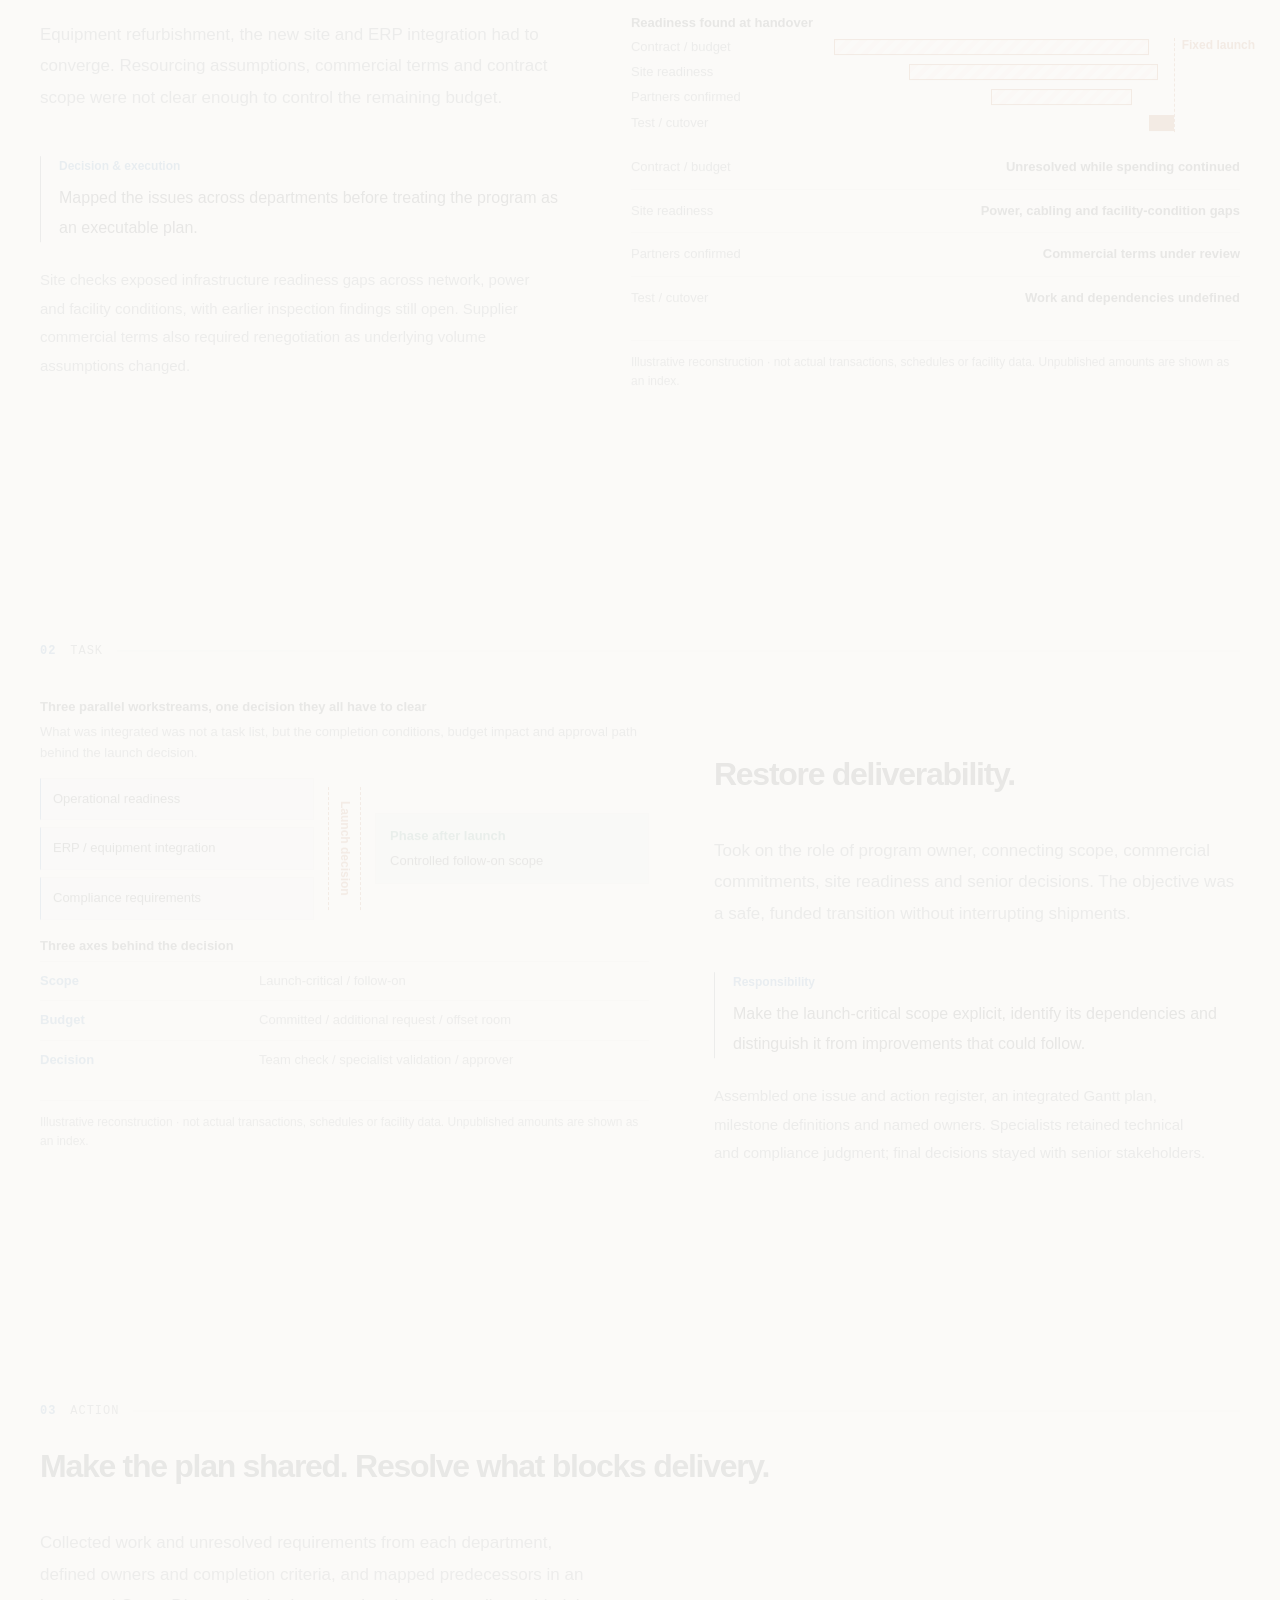
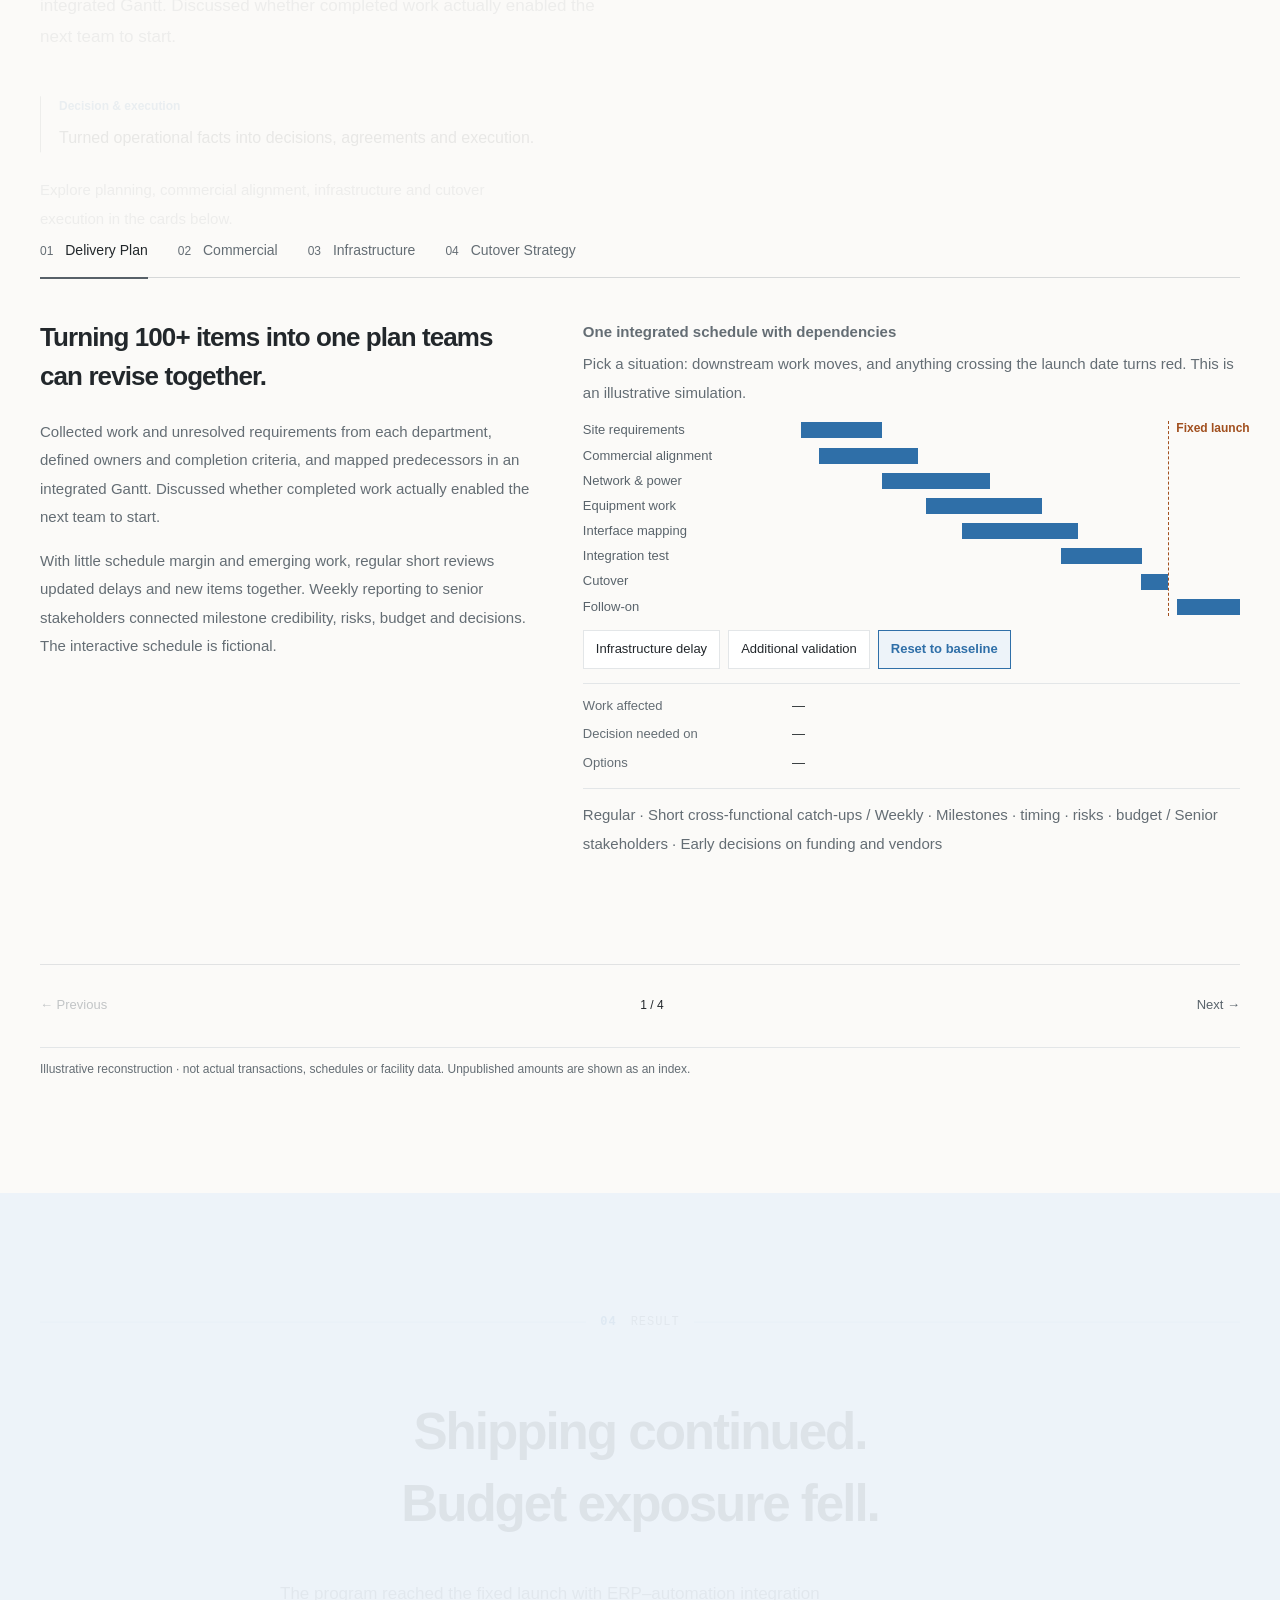
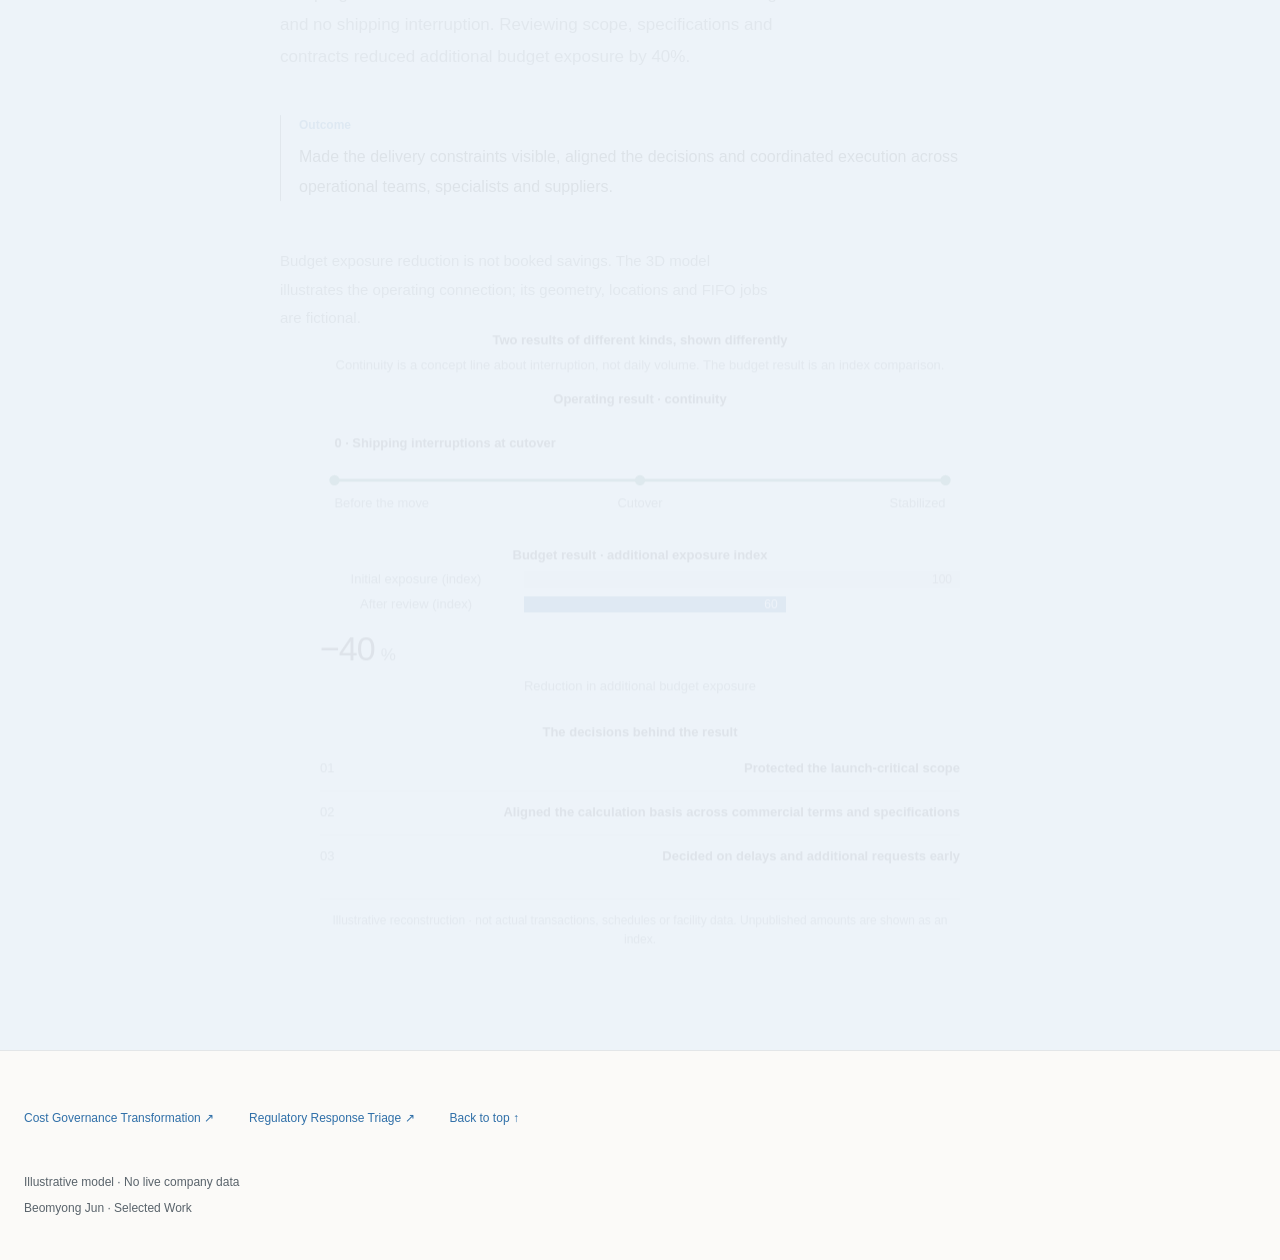
<file: ops-cutover.html>
<!doctype html><html lang="en"><head><meta charset="utf-8"><meta name="viewport" content="width=device-width,initial-scale=1"><meta name="theme-color" content="#fcfbf8"><title>Zero-downtime cutover to automation | Beomyong Jun</title><meta name="description" content="STAR case study: took over a fixed-date relocation and automation program mid-flight and delivered the cutover with zero shipping interruptions and 40% less additional budget exposure."><meta property="og:type" content="website"><meta property="og:site_name" content="Beomyong Jun · Selected Work"><meta property="og:title" content="Zero-downtime cutover to automation | Beomyong Jun"><meta property="og:description" content="STAR case study: took over a fixed-date relocation and automation program mid-flight and delivered the cutover with zero shipping interruptions and 40% less additional budget exposure."><meta property="og:image" content="./social-ops-cutover.png"><meta property="og:image:width" content="1200"><meta property="og:image:height" content="630"><meta property="og:image:alt" content="A fixed launch. No shipping interruption. 0 at cutover."><meta name="twitter:card" content="summary_large_image"><meta name="twitter:title" content="Zero-downtime cutover to automation | Beomyong Jun"><meta name="twitter:description" content="STAR case study: took over a fixed-date relocation and automation program mid-flight and delivered the cutover with zero shipping interruptions and 40% less additional budget exposure."><link rel="stylesheet" href="./story.css?v=20261011g"><link rel="stylesheet" href="./editorial.css?v=20261011g"><link rel="stylesheet" href="./evidence.css?v=20261011g"></head><body data-case="logistics"><div id="app"></div><noscript>This portfolio needs JavaScript for language selection and interactive exhibits.</noscript><script src="./stories.js?v=20261011g"></script><script src="./exhibits.js?v=20261011g"></script><script src="./refinements.js?v=20261011g"></script><script src="./editorial.js?v=20261011g"></script><script src="./evidence.js?v=20261011g"></script><script src="./story.js?v=20261011g"></script></body></html>
</file>
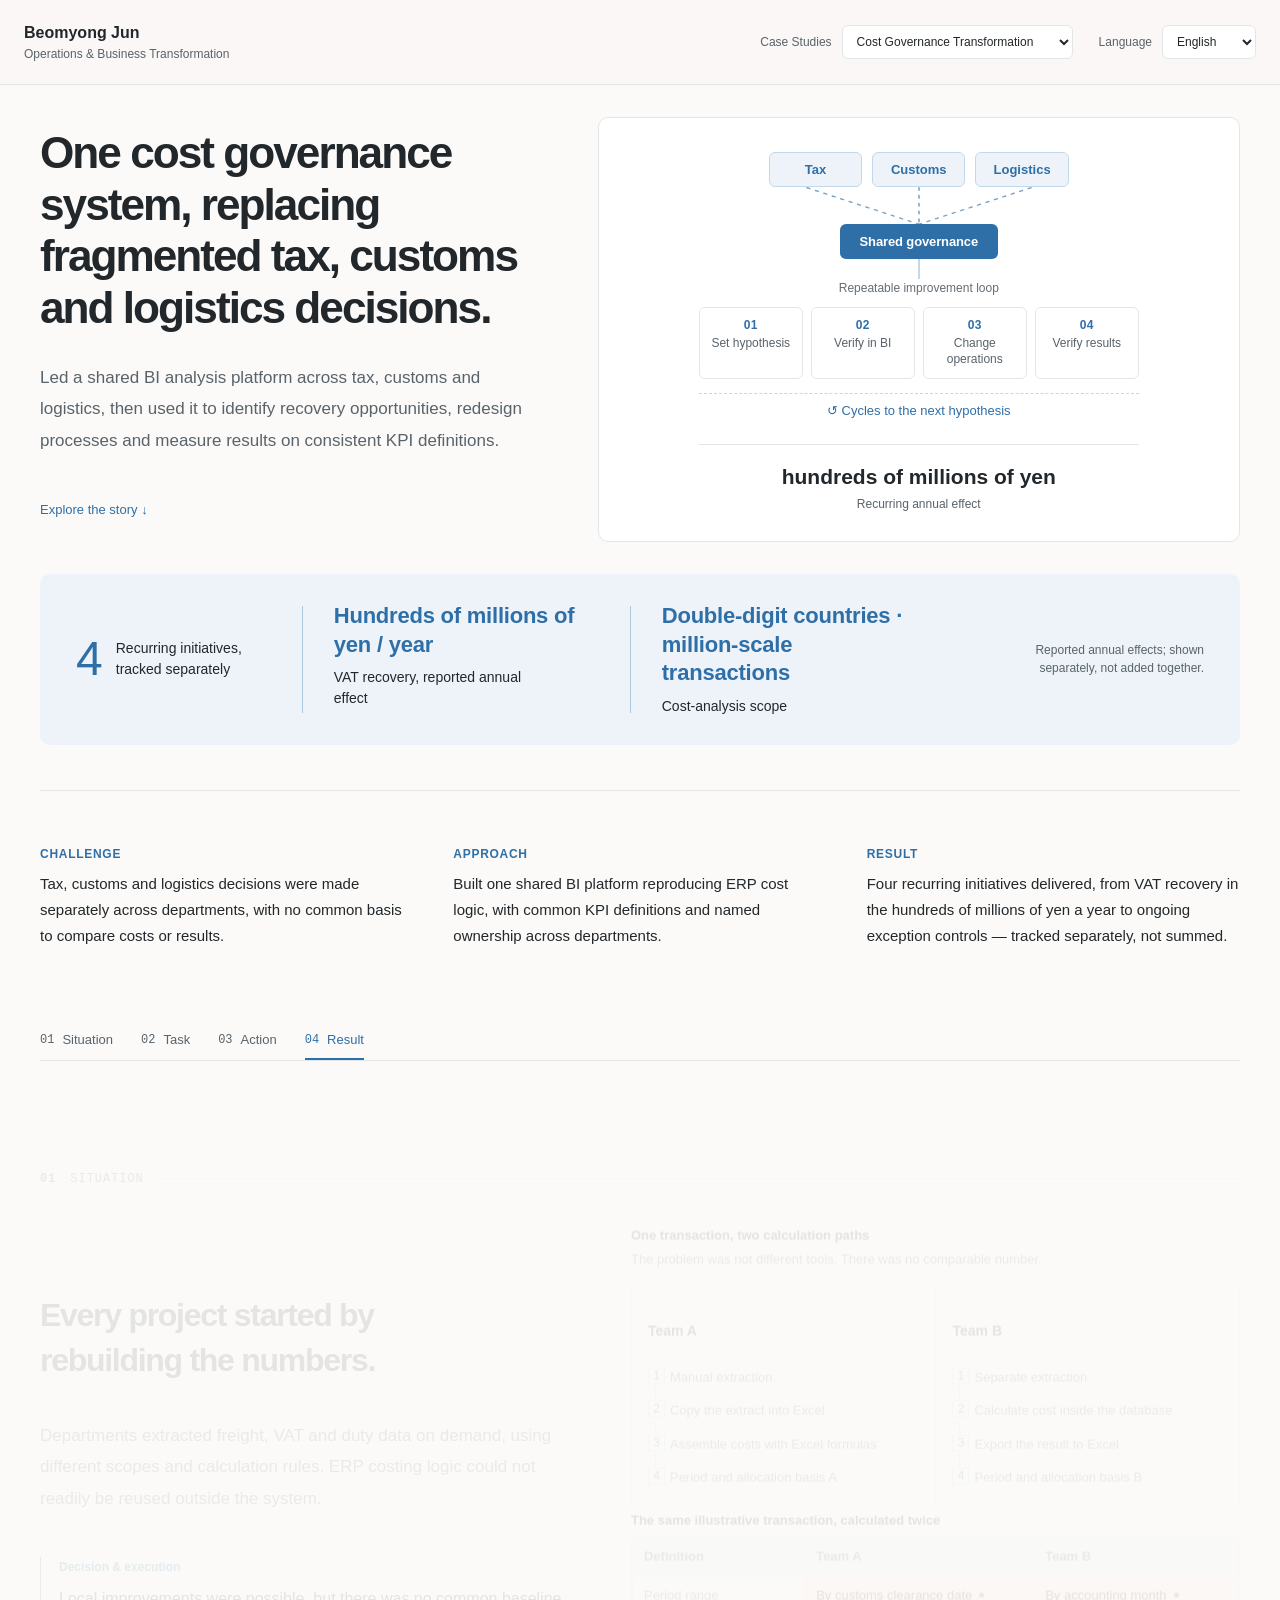
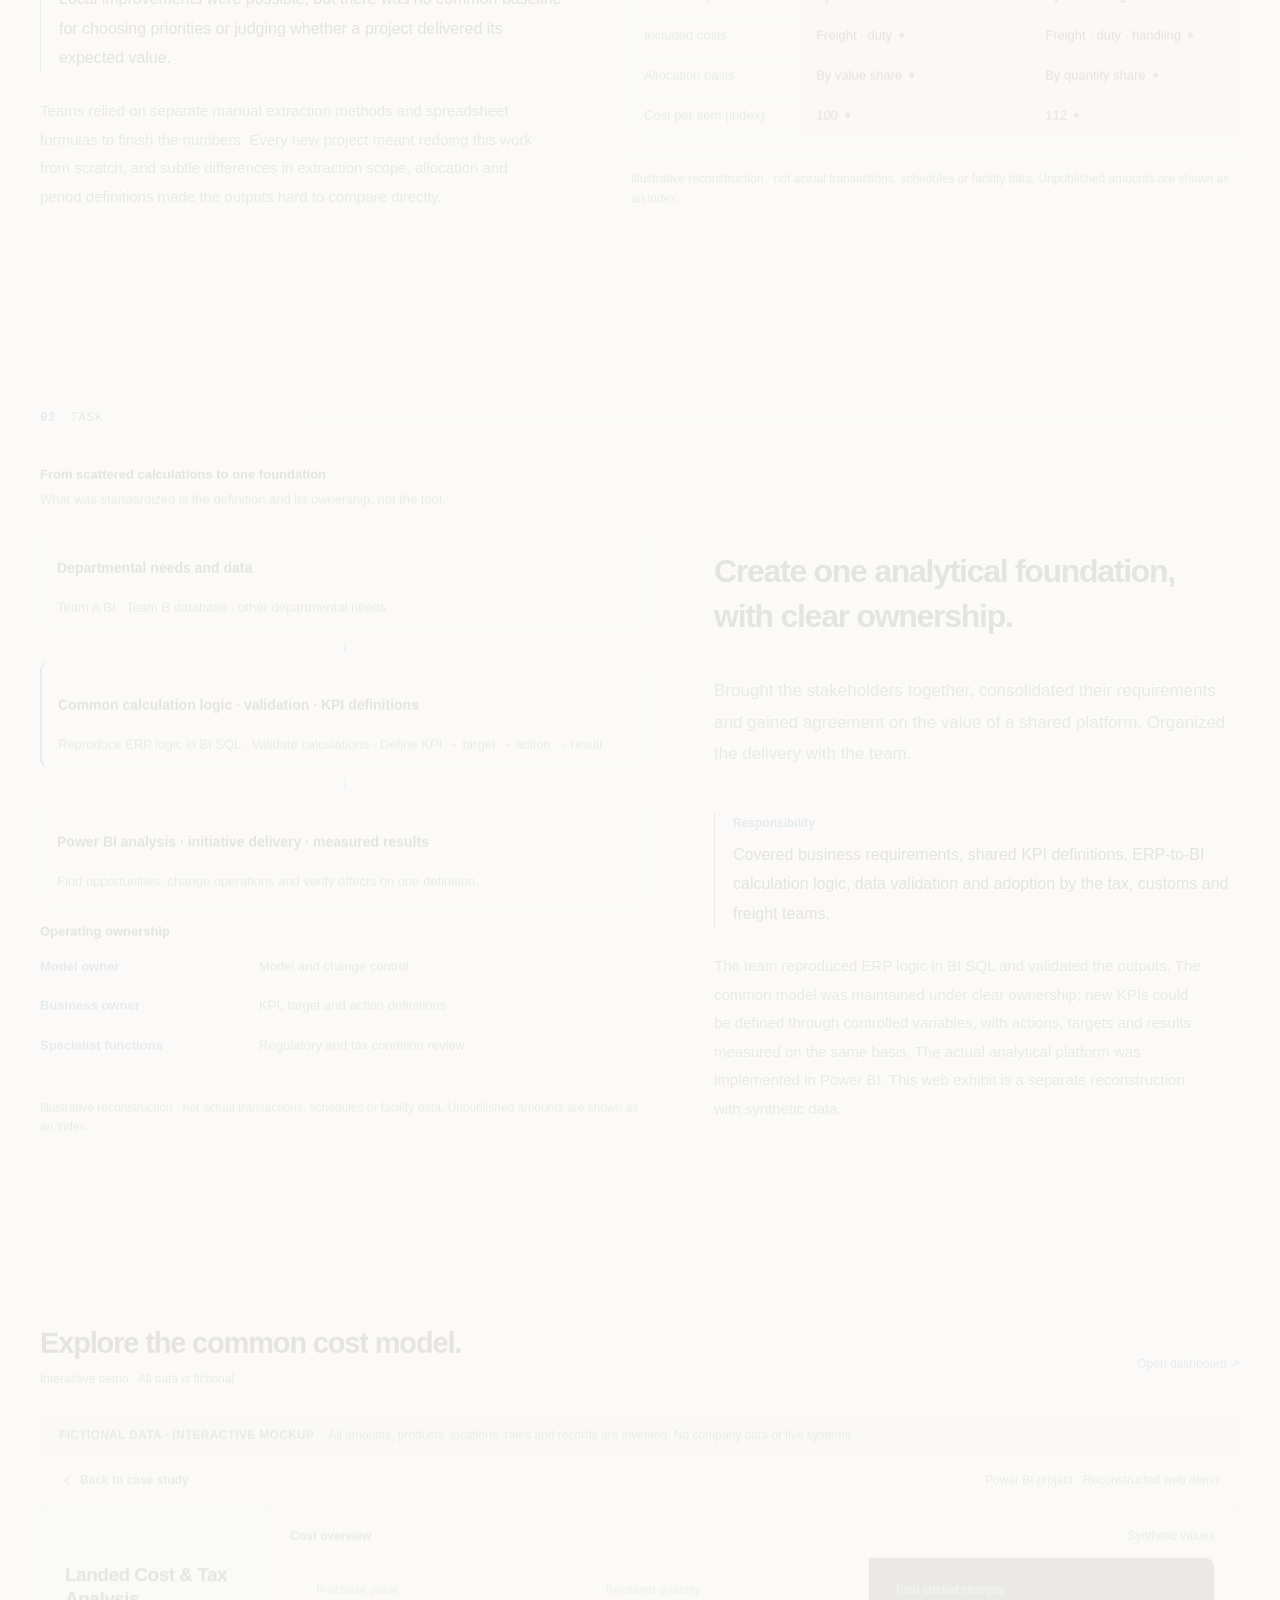
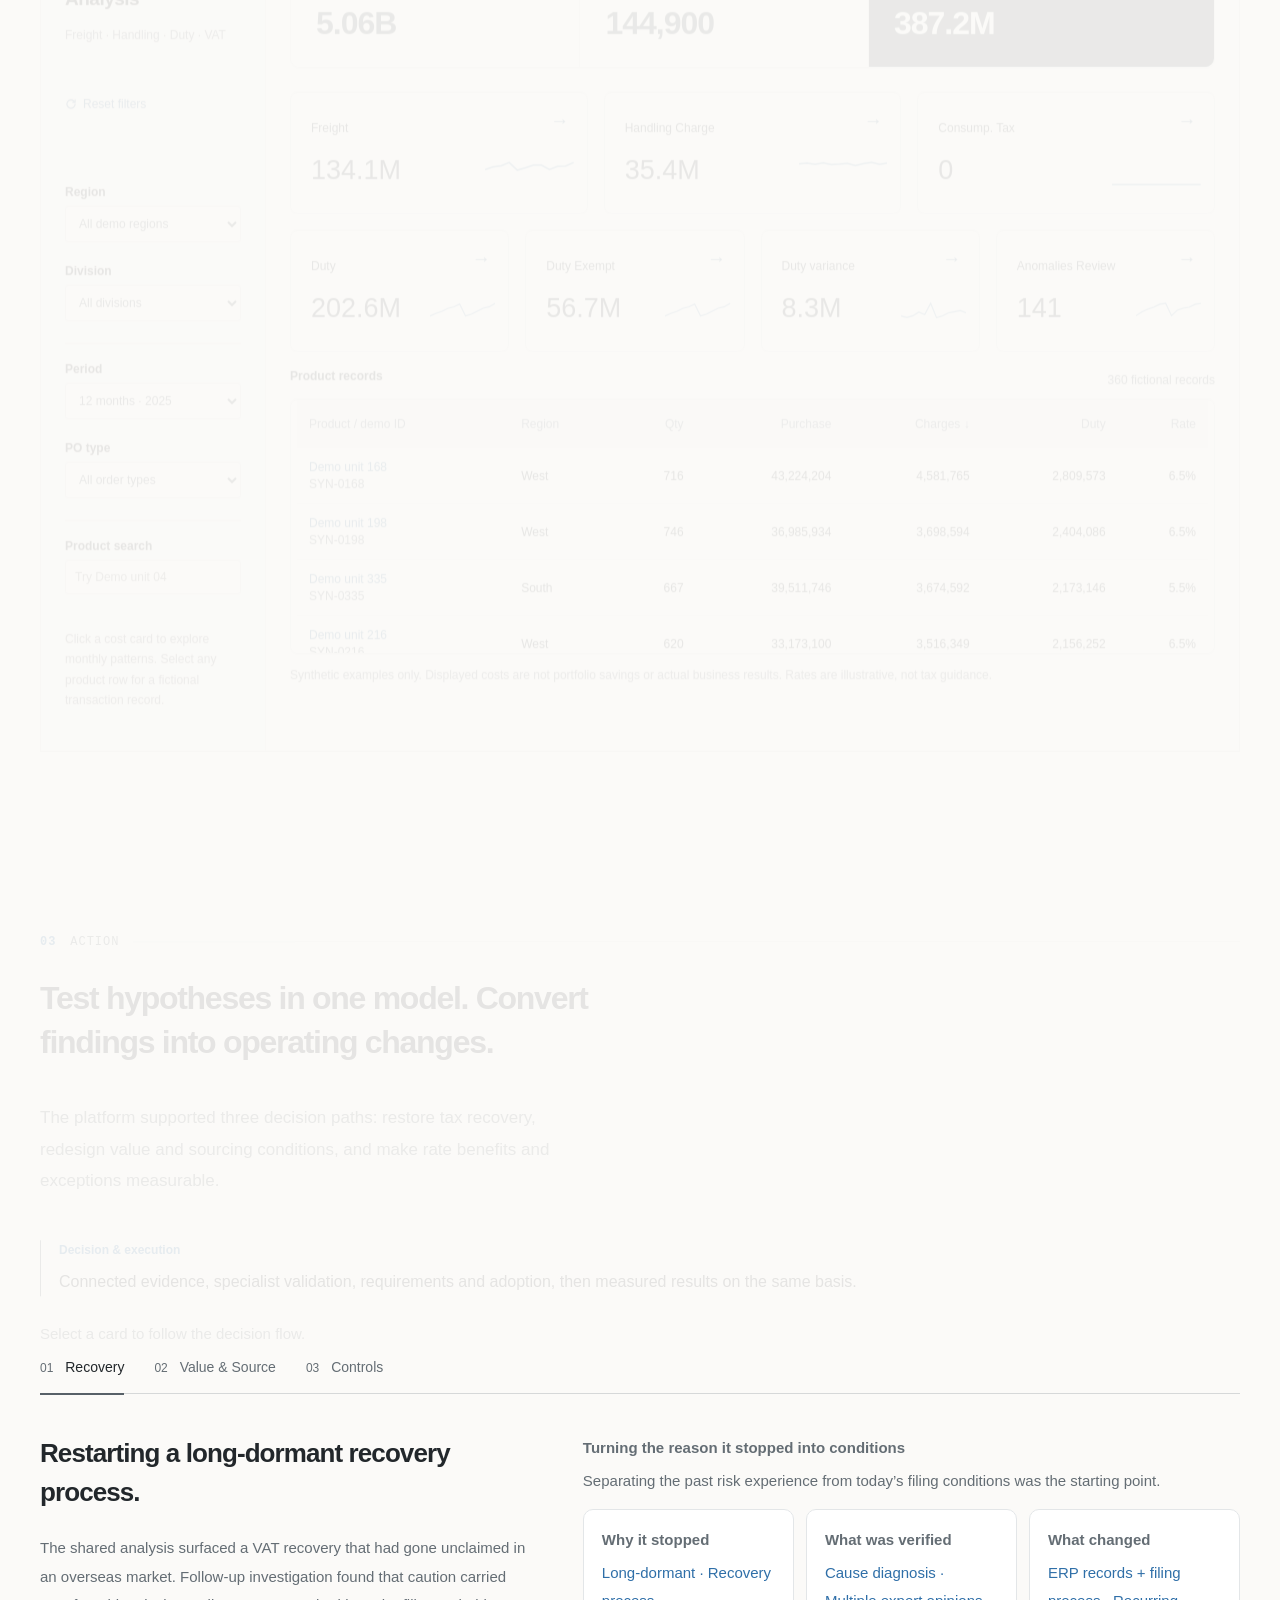
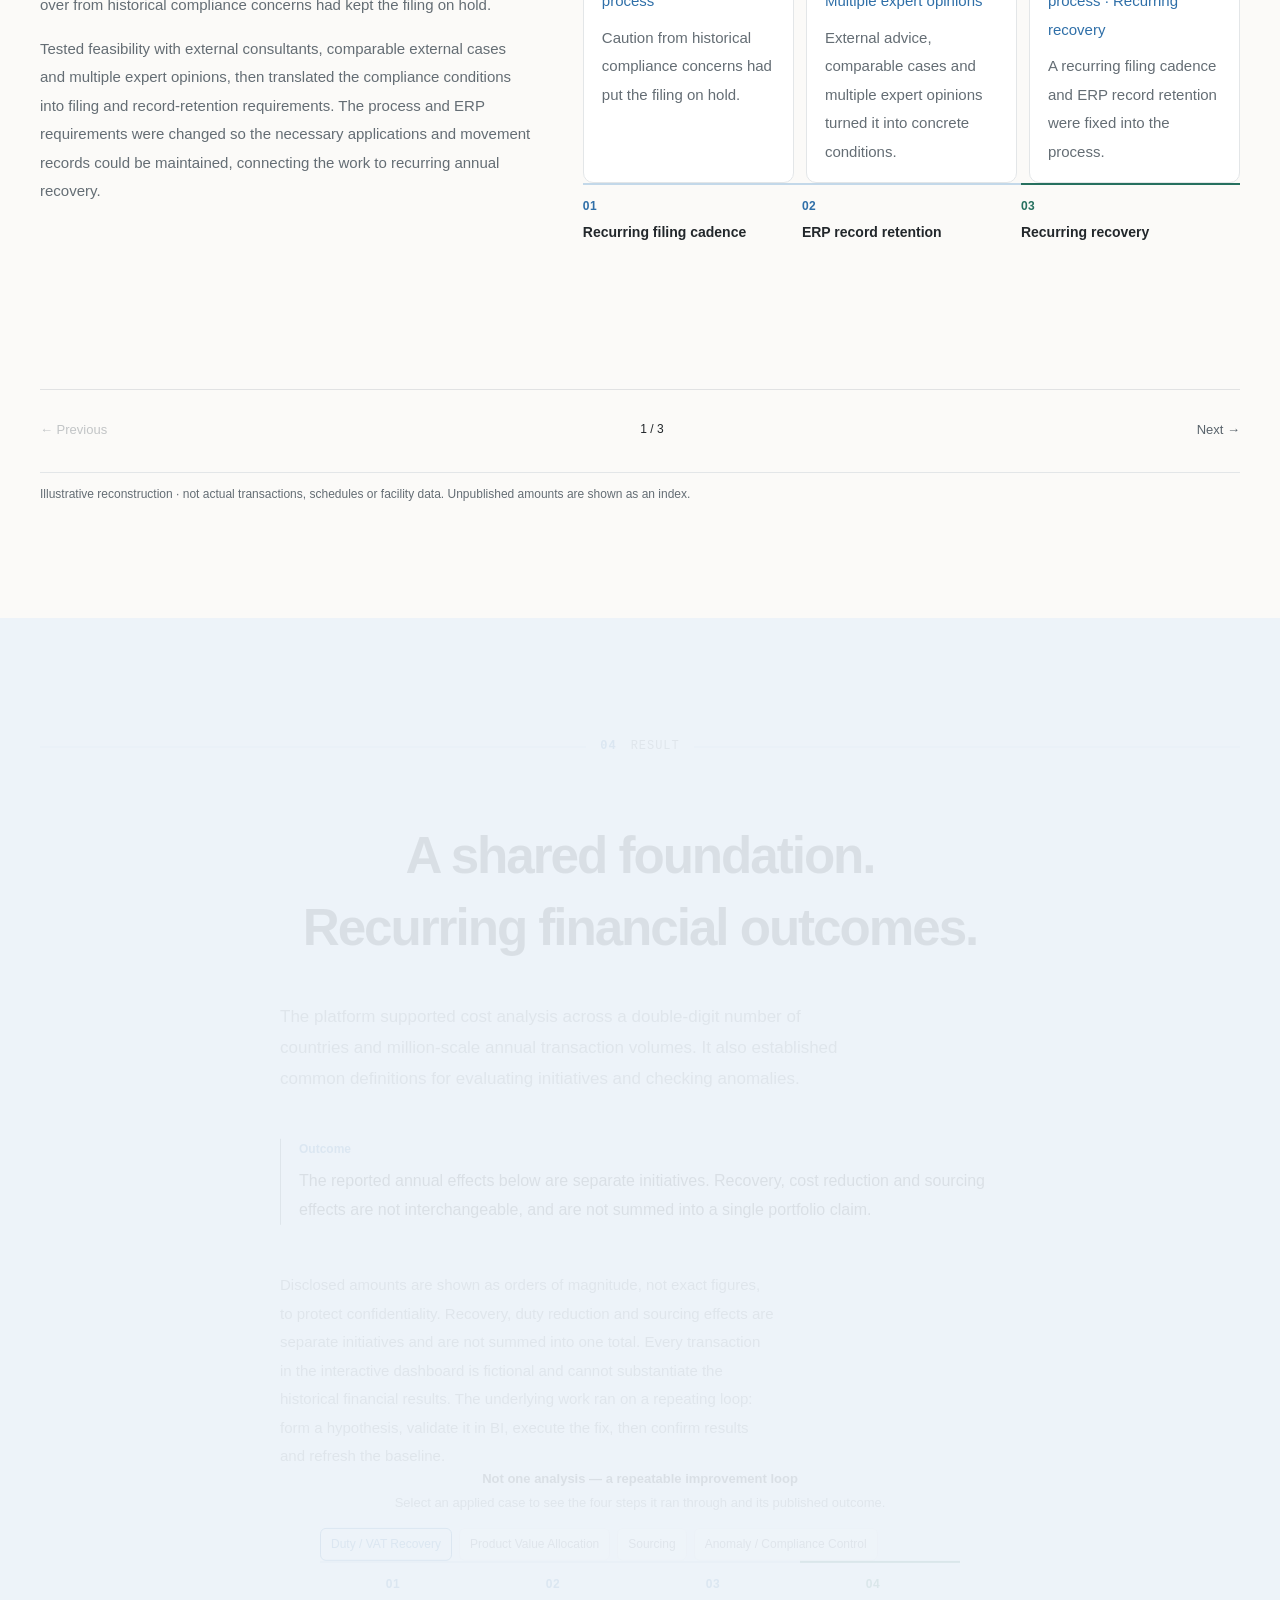
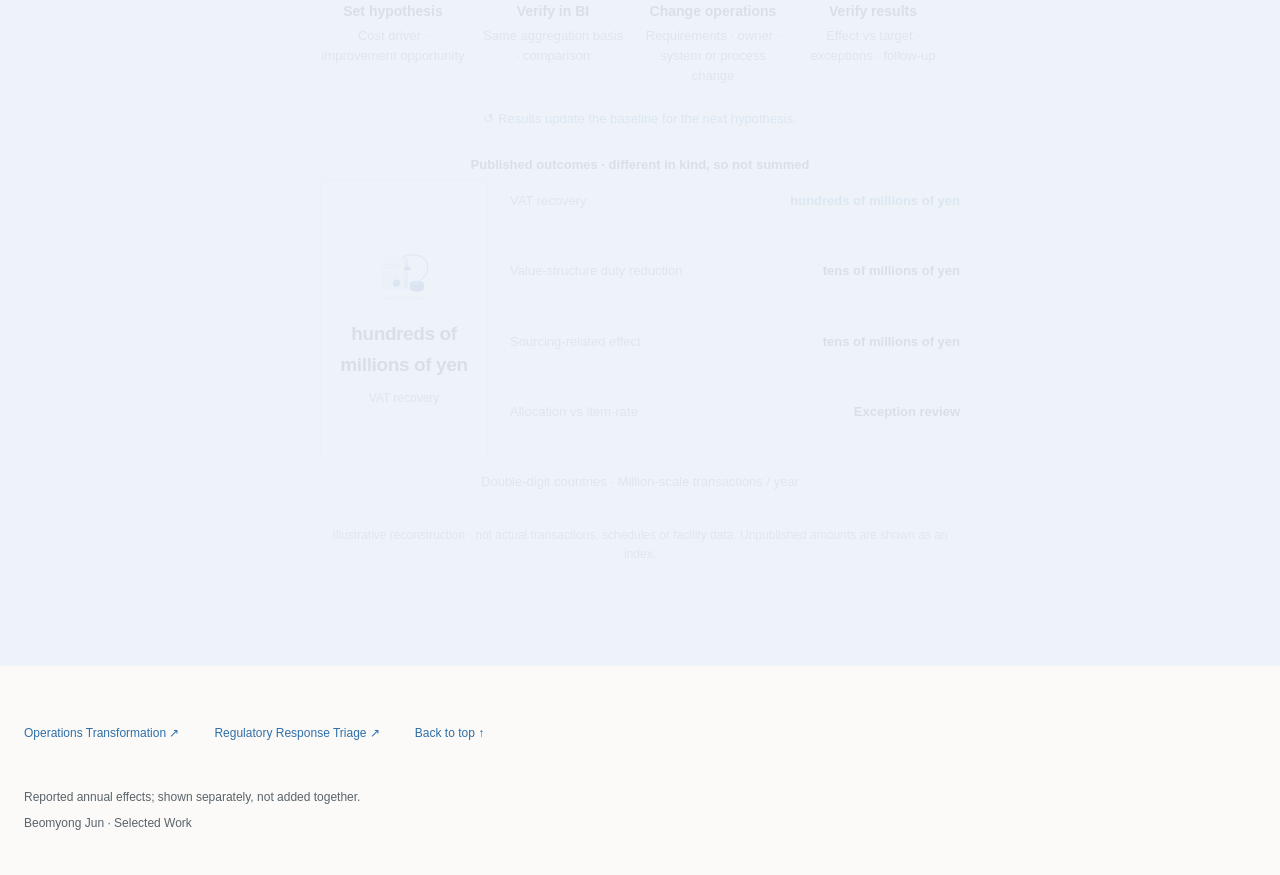
<file: trade.html>
<!doctype html><html lang="en"><head><meta charset="utf-8"><meta name="viewport" content="width=device-width,initial-scale=1"><title>One cost governance system on shared BI | Beomyong Jun</title><meta name="description" content="STAR case study: one shared BI model reproducing ERP cost logic, used to find recovery opportunities, change operations and measure recurring financial outcomes on common KPI definitions."><meta property="og:type" content="website"><meta property="og:site_name" content="Beomyong Jun · Selected Work"><meta property="og:title" content="One cost governance system on shared BI | Beomyong Jun"><meta property="og:description" content="STAR case study: one shared BI model reproducing ERP cost logic, used to find recovery opportunities, change operations and measure recurring financial outcomes on common KPI definitions."><meta property="og:image" content="./social-cost-intelligence.png"><meta property="og:image:width" content="1200"><meta property="og:image:height" content="630"><meta property="og:image:alt" content="One cost model. Recurring outcomes. 4 recurring initiatives."><meta name="twitter:card" content="summary_large_image"><meta name="twitter:title" content="One cost governance system on shared BI | Beomyong Jun"><meta name="twitter:description" content="STAR case study: one shared BI model reproducing ERP cost logic, used to find recovery opportunities, change operations and measure recurring financial outcomes on common KPI definitions."><noscript><meta http-equiv="refresh" content="0;url=./cost-intelligence.html"></noscript><script>location.replace("./cost-intelligence.html"+location.search+location.hash)</script></head><body><p><a href="./cost-intelligence.html">Continue to the case study</a></p></body></html>
</file>
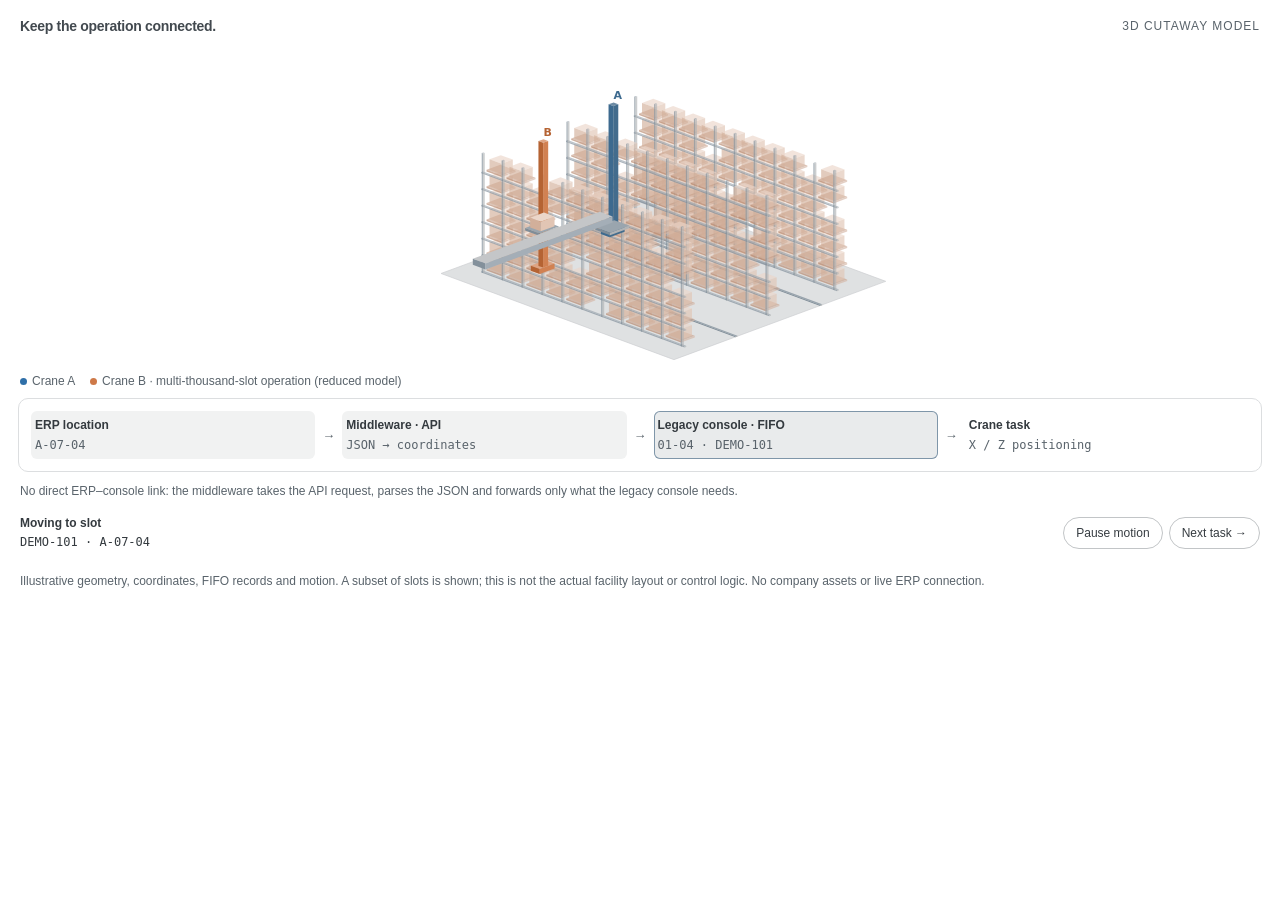
<file: warehouse.html>
<!doctype html><html lang="en"><meta charset="utf-8"><meta name="viewport" content="width=device-width,initial-scale=1"><title>Automated warehouse · Concept model</title>
<style>
*{box-sizing:border-box}body{margin:0;background:#eeeff0;color:#2d3236;font:13px -apple-system,BlinkMacSystemFont,'Segoe UI',sans-serif}.top{display:flex;justify-content:space-between;align-items:center;padding:18px 20px 4px}.top strong{font-size:14px;letter-spacing:-.3px}.tag{font-size:12px;letter-spacing:1px;text-transform:uppercase;color:#59636b}.stage{position:relative;height:310px}canvas{width:100%;height:100%;display:block}.legend{position:absolute;left:20px;bottom:10px;font-size:12px;color:#59636b}.legend i{display:inline-block;width:7px;height:7px;border-radius:50%;background:#2f6fa8;margin-right:5px}.legend i.orange{background:#ce7948;margin-left:12px}.flow{display:grid;grid-template-columns:1fr auto 1fr auto 1fr;gap:7px;align-items:center;margin:0 18px;padding:12px;border:1px solid #ced0d2;border-radius:9px;background:#fafcf9}.flow strong{display:block;font-size:12px;margin-bottom:5px}.flow span{font:12px ui-monospace,monospace;color:#59636b}.arrow{color:#59636b}.status{display:flex;align-items:center;justify-content:space-between;padding:14px 20px 8px;gap:10px}.status p{margin:0;font-size:12px;line-height:1.6}button{font:inherit;font-size:12px;background:#fff;border:1px solid #c2c5c7;border-radius:20px;padding:8px 12px;color:#363c41;cursor:pointer}button:hover{background:#e1e3e4}button:focus-visible{outline:3px solid #b5683b;outline-offset:2px}.controls{display:flex;gap:6px;flex-shrink:0}.note{padding:0 20px 14px;font-size:12px;line-height:1.5;color:#59636b}#job{font-family:ui-monospace,monospace} @media(max-width:440px){.top{padding-inline:12px}.top strong{font-size:12px}.tag{font-size:12px}.stage{height:260px}.flow{margin-inline:10px;padding:10px;gap:4px}.flow strong{font-size:12px}.flow span{font-size:12px}.status{padding-inline:12px;align-items:start}.controls{flex-direction:column}.note{padding-inline:12px}}
.flow{grid-template-columns:1fr auto 1fr auto 1fr auto 1fr}.flow>div{padding:7px 4px;border-radius:6px;transition:background .2s,box-shadow .2s}.flow>div.active{background:#dde0e2;box-shadow:inset 0 0 0 1px #5a7993}.flow>div.done{background:#e9f0e7}.flow span{white-space:nowrap;overflow:hidden;text-overflow:ellipsis}.flow strong{font-size:12px}@media(max-width:440px){.flow{gap:1px;margin-inline:7px;padding:5px}.flow span{font-size:12px}.flow strong{font-size:12px}} body{background:#fff;color:#343a3f}.flow{background:white;border:1px solid #dcdee0;border-radius:10px}.flow>div{border-radius:6px}.flow>div.active{background:#e9ebec;box-shadow:inset 0 0 0 1px #7f96a9}.flow>div.done{background:#f1f2f2}.top strong{color:#42494f}.note{color:#59636b} .flow>div{min-width:0}.flow span{white-space:normal;overflow-wrap:break-word}:lang(ko) .flow span,:lang(ko) .flow strong{word-break:keep-all}.bridge{margin:0;padding:10px 20px 0;font-size:12px;line-height:1.5;color:#59636b}@media(max-width:440px){.bridge{padding-inline:12px}}@media(min-width:441px){html,body{height:100%}body{display:flex;flex-direction:column}body>*{flex:0 0 auto}body>.stage{flex:1 1 0;height:auto;min-height:240px;max-height:360px}.stage canvas{position:absolute;inset:0}}</style>
<div class="top"><strong>Keep the operation connected.</strong><span class="tag">3D cutaway model</span></div>
<div class="stage"><canvas id="scene" role="img" aria-label="Animated three-dimensional concept of two stacker cranes moving horizontally along separate aisles and lifting vertically between pallet racks. All boxes are unbranded.">Two stacker cranes connect storage slots to ERP coordinates and legacy-console FIFO records.</canvas><div class="legend"><i></i>Crane A <i class="orange"></i>Crane B · multi-thousand-slot operation (reduced model)</div></div>
<div class="flow"><div data-stage="0"><strong>ERP location</strong><span id="location">A-07-04</span></div><b class="arrow">→</b><div data-stage="1"><strong>Middleware · API</strong><span id="mapped">JSON → coordinates</span></div><b class="arrow">→</b><div data-stage="2"><strong>Legacy console · FIFO</strong><span id="fifo">Oldest eligible pallet</span></div><b class="arrow">→</b><div data-stage="3"><strong>Crane task</strong><span id="task">Locate → retrieve</span></div></div>
<p class="bridge">No direct ERP–console link: the middleware takes the API request, parses the JSON and forwards only what the legacy console needs.</p>
<div class="status"><p><strong id="phase">Moving to slot</strong><br><span id="job">DEMO-101 · A-07-04</span></p><div class="controls"><button id="pause" type="button">Pause motion</button><button id="next" type="button">Next task →</button></div></div>
<p class="note">Illustrative geometry, coordinates, FIFO records and motion. A subset of slots is shown; this is not the actual facility layout or control logic. No company assets or live ERP connection.</p>
<script src="demo-languages.js?v=20261011f"></script><script src="warehouse.js?v=20260922j"></script><script>(function(){var last='';function send(){try{var st=document.querySelector('.stage'),note=document.querySelector('.note'),others=Math.ceil(note.getBoundingClientRect().bottom+scrollY+(parseFloat(getComputedStyle(note).marginBottom)||0)-st.offsetHeight),flex=matchMedia('(min-width:441px)').matches,min=others+(flex?240:st.offsetHeight),pref=others+(flex?300:st.offsetHeight),key=min+'/'+pref;if(key===last)return;last=key;parent.postMessage({type:'portfolio-hero-height',min:min,height:pref},location.origin)}catch(e){}}addEventListener('load',send);addEventListener('resize',send);if('ResizeObserver' in window){var ro=new ResizeObserver(send);document.querySelectorAll('.flow,.bridge,.status,.note').forEach(function(el){ro.observe(el)})}})()</script></html>
</file>
<file: story.css>
:root{
  /* Semantic palette. Body is charcoal; blue carries data and connection;
     teal marks a healthy/continuous state; orange-red marks risk. */
  --paper:#fbfaf8;
  --surface:#fff;
  --ink:#22272b;
  --muted:#59636b;
  --faint:#646d74;
  --line:#e3e6e8;
  --line-soft:#eef0f1;
  --data:#2f6fa8;
  --data-mid:#7ba6c9;
  --data-soft:#c3d8e9;
  --data-pale:#edf3f9;
  --ok:#26705f;
  --ok-pale:#e2efec;
  --risk:#a14f1e;
  --risk-strong:#a83a29;
  --risk-pale:#f8e9df;
  --ease:cubic-bezier(.16,1,.3,1);
}*{box-sizing:border-box}html{scroll-behavior:smooth;scroll-padding-top:100px}body{margin:0;background:var(--paper);color:var(--ink);font-family:-apple-system,BlinkMacSystemFont,'Segoe UI','Noto Sans',sans-serif}a{color:inherit;text-decoration:none}button,select{font:inherit}a:focus-visible,select:focus-visible,summary:focus-visible{outline:3px solid #c97748;outline-offset:5px}header{position:sticky;top:0;z-index:20;display:flex;justify-content:space-between;align-items:center;padding:20px max(24px,calc((100% - 1240px)/2));background:#fcf9f8f2;backdrop-filter:blur(15px);border-bottom:1px solid var(--line);gap:25px}.brand{font-weight:600;white-space:nowrap}.brand small{display:block;font-size:12px;font-weight:400;color:var(--muted);margin-top:5px}nav{display:flex;align-items:center;gap:26px;font-size:12px;color:var(--data)}.language{display:flex;align-items:center;gap:10px;font-size:12px;color:var(--muted)}select{padding:8px 22px 8px 10px;background:white;border:1px solid var(--line);border-radius:6px;color:var(--ink);font-size:12px}.progress{position:absolute;height:2px;background:var(--data);left:0;bottom:0;width:100%;transform:scaleX(0);transform-origin:left}.hero,.scene{max-width:1240px;margin:auto;display:grid;grid-template-columns:1fr 1fr;align-items:center;gap:72px;min-height:calc(100svh - 84px);padding:62px 0}.hero-copy{max-width:560px}.hero-byline{font-size:13px;font-weight:600;color:var(--ink);margin:0 0 16px}.hero-byline span{display:block;font-weight:400;color:var(--muted);font-size:12px;margin-top:2px}h1{font-size:clamp(42px,4.5vw,68px);letter-spacing:-.055em;line-height:1.1;font-weight:600;margin:0 0 28px;text-wrap:balance}h2{font-size:clamp(30px,3vw,44px);line-height:1.22;font-weight:600;letter-spacing:-.04em;margin:0 0 24px;text-wrap:balance}h2 .phase{color:var(--data)}.caption{font-size:12px;color:var(--muted);margin:10px 0 0}.lede,.lead{font-size:17px;line-height:1.85;color:var(--muted);margin:0}.jump{display:inline-block;margin-top:32px;font-size:13px;color:var(--data)}.headline-metrics{display:flex;gap:40px;margin:0 0 22px}.headline-metrics>div{flex:1}.headline-metrics strong{display:block;font-size:68px;letter-spacing:-.05em;font-weight:400;line-height:1}.headline-metrics strong span{font-size:35px}.headline-metrics>div>span{display:block;font-size:12px;line-height:1.5;color:var(--muted);margin-top:12px}.hero-model iframe{width:100%;height:530px;border:0;border-radius:16px}.hero-result{border-top:1px solid var(--data);padding:45px 0}.hero-result strong{display:block;color:var(--data);font-size:clamp(42px,4.4vw,66px);letter-spacing:-.055em}.hero-result>span{display:block;color:var(--muted);margin-top:20px}.hero-result p{font-size:24px;line-height:1.6;margin-top:60px;max-width:360px}.scene{border-top:1px solid var(--line)}.ownership{border-left:1px solid #758795;padding-left:20px;margin:30px 0 24px}.ownership>span{font-size:12px;color:var(--data);font-weight:600}.ownership p{font-size:15px;line-height:1.8;margin:9px 0 0}details{font-size:13px;line-height:1.8;color:var(--muted);border-top:1px solid var(--line);padding-top:14px}summary{cursor:pointer}details p{margin-bottom:0}.metric-board{display:grid;gap:28px}.metric-board>div{border-bottom:1px solid var(--line);padding:8px 0 25px}.metric-board strong{display:block;font-size:45px;letter-spacing:-.045em;font-weight:500;color:var(--data);line-height:1.15}.metric-board span{display:block;margin-top:12px;color:var(--muted);font-size:14px;line-height:1.6}.cadence strong,.controls strong{font-size:33px}.cost-result strong,.levers strong{font-size:36px}.risk-board{display:grid;gap:18px}.risk-board>div{padding:26px;background:#f2eae5;border-radius:12px}.risk-board span{font-size:12px;color:#9b694c}.risk-board h3{font-size:22px;margin:14px 0 8px;font-weight:500}.risk-board p{font-size:14px;margin:0;color:var(--muted);line-height:1.6}.scope>div{padding:30px;background:#e9eaeb;border-radius:12px;margin:15px 0}.scope>div+div{background:#efeee9}.scope h3{margin:0 0 20px;font-weight:500;font-size:23px}.scope p{font-size:15px;color:var(--muted);line-height:1.6}.steps>div{display:flex;align-items:center;gap:24px;padding:26px 0;border-bottom:1px solid var(--line)}.steps span{font-size:12px;color:var(--faint)}.steps strong{font-weight:500;font-size:22px;line-height:1.5}.demo-section{max-width:1320px;margin:30px auto 80px;padding:30px 0}.demo-heading{display:flex;align-items:end;justify-content:space-between;gap:30px;margin-bottom:28px}.demo-heading h2{font-size:32px;margin:0}.demo-heading a{font-size:12px;color:var(--data)}.demo-section iframe{width:100%;height:850px;border:1px solid #e0e1e2;border-radius:10px;display:block}footer{padding:45px max(24px,calc((100% - 1240px)/2));border-top:1px solid var(--line);color:var(--muted);font-size:12px}footer>a{display:inline-block;margin-right:35px;color:var(--data)}footer p{margin-top:35px}footer small{font-size:12px}.skip{position:absolute;top:-90px}.skip:focus{top:15px;z-index:100;background:white;padding:15px}
.at-a-glance{max-width:1240px;margin:0 auto;padding:56px 0 70px;border-top:1px solid var(--line)}
.glance-grid{display:grid;grid-template-columns:repeat(3,1fr);gap:40px}
.glance-label{display:block;font-size:12px;font-weight:600;letter-spacing:.06em;text-transform:uppercase;color:var(--data);margin-bottom:10px}
.glance-item p{font-size:15px;line-height:1.75;color:var(--ink);margin:0;text-wrap:pretty}
@media(max-width:1350px){.at-a-glance{margin-inline:40px}}
@media(max-width:850px){.at-a-glance{margin-inline:25px}.glance-grid{grid-template-columns:1fr;gap:28px}}
@media(max-width:480px){.at-a-glance{margin-inline:22px;padding:40px 0 50px}.glance-item p{font-size:14px}}html[lang=ko] h1,html[lang=ja] h1{line-height:1.22;letter-spacing:-.045em;word-break:keep-all;overflow-wrap:break-word}html[lang=ko] h2,html[lang=ja] h2{line-height:1.4;word-break:keep-all;overflow-wrap:break-word}@media(max-width:1350px){.hero,.scene,.demo-section{margin-inline:40px;gap:45px}.hero-model iframe{height:535px}}@media(max-width:850px){.hero,.scene{grid-template-columns:1fr;gap:40px;margin-inline:25px;min-height:0;padding:55px 0}.hero-copy{max-width:680px}.hero-model{max-width:660px}.hero-result p{margin-top:25px}.demo-section{margin-inline:20px}.brand small{display:none}header{padding:16px 24px}nav{gap:16px}.language{font-size:0;gap:0}.metric-board{gap:16px}.demo-heading{display:block}.demo-heading a{display:inline-block;margin-top:16px}.lede,.lead{font-size:16px}.demo-section iframe{height:1000px}}@media(max-width:480px){nav>a{font-size:12px;max-width:105px;text-align:right}header{padding:14px 18px;gap:10px}.brand{font-size:13px}select{font-size:12px;padding:7px}.hero,.scene{margin-inline:22px}h1{font-size:40px}h2{font-size:29px}.headline-metrics{gap:22px}.headline-metrics strong{font-size:54px}.hero-model iframe{height:555px}.metric-board strong{font-size:34px}.steps strong{font-size:19px}.hero-result strong{font-size:42px}.demo-section{margin-inline:10px}.demo-heading{padding-inline:12px}.demo-heading h2{font-size:27px}}@media(prefers-reduced-motion:reduce){html{scroll-behavior:auto}}

.hero-model iframe{height:570px}@media(max-width:480px){.hero-model iframe{height:575px}}
/* Editorial case study: substantial narrative plus explanatory exhibits. */
h1{font-size:clamp(35px,3.6vw,53px);line-height:1.18}h2{font-size:clamp(27px,2.7vw,37px)}.hero,.scene{gap:58px;grid-template-columns:minmax(0,.95fr) minmax(0,1.1fr)}.context-body{font-size:14px;line-height:1.85;color:var(--muted);margin:22px 0 0}.ownership p{font-size:16px}.scene{padding-block:90px;position:relative}.scene-copy{transform:translateY(var(--lift,0px));opacity:var(--scene-opacity,1);min-width:0}.scene-visual{transform:translateY(calc(var(--lift,0px)*.6));opacity:var(--scene-opacity,1);min-width:0;align-self:center}.scene[data-star="R"]{grid-template-columns:minmax(0,1fr);text-align:center;row-gap:40px}.scene[data-star="R"] .scene-copy{max-width:720px;margin:0 auto}.scene[data-star="R"] h2{font-size:clamp(34px,4vw,52px)}.scene[data-star="R"] .lead,.scene[data-star="R"] .ownership,.scene[data-star="R"] .context-body{text-align:left}.scene[data-star="R"] .ownership{display:inline-block}.scene[data-star="R"] .scene-visual{max-width:640px;margin:0 auto;position:static;align-self:center}.technical-exhibit{margin:0}.technical-exhibit figcaption,.exhibit-note{font-size:12px;color:var(--faint);line-height:1.6;margin:14px 0}.exhibit-svg{width:100%;height:auto;display:block;overflow:visible;font-family:inherit;color:#565f67}.exhibit-svg text{fill:#3e444a}.exhibit-svg text.muted{fill:#7c8980}.exhibit-svg text.light{fill:white}.diagram-node{stroke:#62798b;stroke-width:2;fill:#f8faf5}.flowline{stroke:#6b8498;stroke-width:2;stroke-dasharray:6 5;animation:signal 2s linear infinite;animation-play-state:paused}.returnline{stroke:#c37b52;stroke-width:2;stroke-dasharray:6 5;animation:signal 3s linear infinite;animation-play-state:paused}.inview .flowline,.inview .returnline,.hero .flowline{animation-play-state:running}.paused .flowline,.paused .returnline{animation-play-state:paused}.diagram-controls{display:flex;align-items:center;gap:14px;margin-top:14px;font-size:12px;color:var(--muted)}.diagram-controls button{background:transparent;color:var(--data);border:1px solid #d0d2d4;padding:7px 12px;border-radius:20px;font-size:12px;cursor:pointer}.dependency{stroke:#c3c5c6;stroke-width:1.5;fill:none}.dependency.selected{stroke:#c26d3c;stroke-width:2.7;stroke-dasharray:5 4;animation:signal 2s linear infinite}.gantt-work{cursor:pointer;outline:none}.gantt-work:hover rect,.gantt-work.selected rect{fill:#424950}.gantt-work:focus-visible rect{stroke:#c77342;stroke-width:3}.task-register{margin:18px 0 0}.register-scroll{max-height:260px;overflow:auto;border:1px solid #dcddde;margin-top:14px}.register-scroll table{width:100%;border-collapse:collapse;font-size:12px;text-align:left;white-space:nowrap}.register-scroll th,.register-scroll td{padding:10px;border-bottom:1px solid #dfe1e2}.register-scroll th{background:#eaf0e9;position:sticky;top:0}.diagram-caption{display:flex;justify-content:space-between;gap:16px;font-size:12px;color:var(--data);padding:14px 0;border-bottom:1px solid var(--line)}.outcome-line{display:flex;align-items:center;gap:20px;border-bottom:1px solid var(--line);padding:26px 0}.outcome-line svg{width:65px;flex-shrink:0}.outcome-line strong{font-size:30px;font-weight:600;letter-spacing:-.04em;color:var(--data)}.outcome-line p{font-size:14px;color:var(--muted);margin:8px 0}.outcome-ledger>p{font-size:13px;color:var(--muted)}.hero-evidence{margin-top:24px;line-height:1.7}.hero-evidence strong{display:block;font-size:28px;font-weight:600;color:var(--data)}.hero-evidence span{display:block;font-size:13px;color:var(--muted);margin-top:10px}.demo-section{transform:translateY(var(--lift,0px));opacity:var(--scene-opacity,1)}@keyframes signal{to{stroke-dashoffset:-44}}@media(min-width:1050px){.scene-visual{position:sticky;top:125px;align-self:start;margin-top:36px}.scene{min-height:105svh}}@media(max-width:850px){.hero,.scene{grid-template-columns:1fr;gap:35px}.scene{padding-block:60px}.scene-visual{position:static;margin-top:0}.hero-analysis{max-width:680px}.context-body{font-size:14px}.exhibit-svg{min-width:0}}@media(max-width:480px){h1{font-size:34px}h2{font-size:28px}.scene{margin-inline:20px}.diagram-caption{font-size:12px}.diagram-controls{align-items:start;font-size:12px}.outcome-line strong{font-size:25px}.outcome-line{gap:12px}.technical-exhibit figcaption{font-size:12px}.hero-evidence strong{font-size:25px}}@media(prefers-reduced-motion:reduce){.flowline,.returnline,.dependency.selected{animation:none!important}.scene-copy,.scene-visual,.demo-section{transition:none!important;transform:none!important;opacity:1!important}}
.flowline,.returnline{fill:none}.animated-diagram .crane-mini{animation:crane-lift 3.5s ease-in-out infinite;animation-play-state:paused}.inview .animated-diagram .crane-mini{animation-play-state:running}.animated-diagram.paused .crane-mini{animation-play-state:paused}@keyframes crane-lift{0%,100%{transform:translateX(-10px)}50%{transform:translateX(15px)}}@media(prefers-reduced-motion:reduce){.animated-diagram .crane-mini{animation:none!important}}

.diagram-viewport{max-width:100%;overflow-x:auto;overscroll-behavior-x:contain}.diagram-viewport .exhibit-svg{display:block}@media(max-width:600px){.diagram-viewport .exhibit-svg{min-width:540px}.technical-exhibit{min-width:0;max-width:100%}}

.hero-copy,.hero-analysis,.hero-model{min-width:0;max-width:100%}@media(max-width:850px){.hero,.scene{grid-template-columns:minmax(0,1fr)}}
.refined-svg{background:linear-gradient(145deg,#f0f4ed,#fafbf7);border:1px solid #e2e8df;border-radius:18px}.map-pill rect{fill:#fefbf9;stroke:#c3c6c8;stroke-width:1}.moving-link{stroke:#6d8598;stroke-width:2;stroke-dasharray:7 6;animation:signal 2.5s linear infinite}.static-link{stroke:#919ea9;stroke-width:1.8}.enhanced .diagram-viewport{border-radius:18px}.scene:has([data-exhibit$="-cards"]){grid-template-columns:minmax(0,1fr);gap:35px}.scene:has([data-exhibit$="-cards"])>.scene-copy{max-width:900px}.scene:has([data-exhibit$="-cards"]) .scene-visual{position:static;margin:0}.deck-tabs{display:flex;gap:8px;flex-wrap:wrap;margin:0 0 28px}.deck-tabs button,.deck-pagination button{font:inherit;font-size:13px;padding:12px 18px;border:1px solid #d0d2d3;background:transparent;color:var(--muted);border-radius:30px;cursor:pointer}.deck-tabs [aria-pressed=true]{background:#4c545b;color:white;border-color:#4c545b}.deck-panel{display:grid;grid-template-columns:minmax(0,1fr) minmax(0,1.15fr);gap:50px;padding:32px;border:1px solid #d9e3d8;border-radius:22px;background:#f7f8f2}.deck-panel[hidden]{display:none}.deck-panel h3{font-size:27px;line-height:1.45;font-weight:600;margin:0 0 22px;word-break:keep-all;overflow-wrap:break-word}.deck-panel p{font-size:15px;line-height:1.95;color:var(--muted)}.deck-pagination{display:flex;align-items:center;justify-content:space-between;margin-top:20px;font-size:12px}.deck-pagination button:disabled{opacity:.35;cursor:default}.dual-path{display:grid;grid-template-columns:1fr 1fr;gap:12px}.dual-path>p{grid-row:1;font-size:12px;margin:0}.dual-path .exhibit-svg{min-width:0!important}.dual-path svg{aspect-ratio:680/255;object-fit:cover;object-position:top}.category-strip{display:grid;grid-template-columns:1fr 1fr;gap:9px;margin-top:18px}.category-strip span{font-size:12px;padding:14px;border-bottom:1px solid #d4dfd2}.delay-control{display:flex;align-items:center;gap:12px;flex-wrap:wrap;font-size:12px;margin-top:18px}.delay-control input{accent-color:#566068;flex:1;min-width:100px}.deck-panel .technical-exhibit{min-width:0}@media(max-width:850px){.deck-panel{grid-template-columns:minmax(0,1fr);padding:22px;gap:20px}.deck-panel h3{font-size:24px}.dual-path{display:block}.dual-path .exhibit-svg{aspect-ratio:auto;max-height:260px}.dual-path p{margin-top:18px}}@media(prefers-reduced-motion:reduce){.moving-link{animation:none}.refined-svg animateMotion{display:none}}

.banded-results{margin-top:22px}.banded-results p{display:flex;justify-content:space-between;gap:16px;border-bottom:1px solid #d5dfd2;padding:14px 0;font-size:12px}.banded-results strong{font-size:16px;font-weight:600;color:var(--muted)}@media(max-width:480px){.banded-results p{display:block}.banded-results strong{display:block;margin-top:8px}}
.dual-path{display:flex;flex-direction:column;gap:12px}.dual-path>p{margin:0;font-size:13px}.dual-path .diagram-viewport{order:initial}.dual-path .exhibit-svg{aspect-ratio:auto;max-height:none}.deck-panel .diagram-viewport{min-width:0}.deck-panel>div{min-width:0}
html[lang=ko] body{word-break:keep-all;overflow-wrap:break-word}
html[lang=ja] h1,html[lang=ja] h2,html[lang=ja] .deck-panel h3{word-break:normal;word-break:auto-phrase;overflow-wrap:anywhere}
.hero>*,.scene>*{min-width:0}
@media(max-width:480px){nav{min-width:0;gap:8px}#case-switch{max-width:148px;text-overflow:ellipsis}#language{max-width:84px;text-overflow:ellipsis}}
.jump,footer a,.demo-heading a{display:inline-flex;align-items:center;min-height:44px}
.brand{display:inline-flex;flex-direction:column;justify-content:center;min-height:44px}
.skip{padding:12px 16px}
.hero .lede,.scene p.lead,.scene p.context-body{max-width:33em}
html[lang=ko] .hero .lede,html[lang=ko] .scene p.lead,html[lang=ko] .scene p.context-body,html[lang=ja] .hero .lede,html[lang=ja] .scene p.lead,html[lang=ja] .scene p.context-body{max-width:42em}
b,strong{font-weight:600}

/* Key-results band (under the hero). Same container
   width and gutters as .at-a-glance so the page keeps one column edge. */
.kpi-band{max-width:1240px;margin:0 auto}
.kpi-band{margin-bottom:56px}
.kpi-inner{display:flex;flex-wrap:wrap;align-items:center;gap:18px 32px;background:var(--data-pale);border-radius:10px;padding:28px 36px}
.kpi-list{display:flex;flex:1 1 auto;margin:0;padding:0;list-style:none}
.kpi-item{position:relative;display:flex;align-items:center;gap:14px;padding:0 32px}
.kpi-item:first-child{padding-left:0}
.kpi-item+.kpi-item::before{content:"";position:absolute;left:0;top:4px;bottom:4px;width:1px;background:var(--data-mid);opacity:.55}
.kpi-num{font-size:48px;font-weight:500;line-height:1;letter-spacing:-.02em;color:var(--data);white-space:nowrap}
.kpi-num small{font-size:.5em;font-weight:500;letter-spacing:0;margin-left:4px}
.kpi-num small.sym{font-size:1em;margin-left:0}
.kpi-cap{font-size:14px;line-height:1.5;color:var(--ink);max-width:11em}
.kpi-item.is-text{flex-direction:column;align-items:flex-start;gap:8px}
.kpi-item.is-text .kpi-num{font-size:22px;font-weight:600;line-height:1.3;letter-spacing:-.01em;white-space:normal;max-width:12em}
.kpi-item.is-text .kpi-cap{max-width:16em}
.kpi-note{flex:0 1 190px;margin:0 0 0 auto;font-size:12px;line-height:1.55;color:var(--muted);text-align:right}
html[lang=ko] .kpi-cap,html[lang=ja] .kpi-cap{max-width:12em;overflow-wrap:break-word}html[lang=ko] .kpi-cap{word-break:keep-all}
@media(max-width:1100px){.kpi-note{flex-basis:100%;margin:0;text-align:left}}
@media(max-width:850px){.kpi-list{flex-direction:column;width:100%}.kpi-item,.kpi-item:first-child{padding:16px 0}.kpi-item:first-child{padding-top:0}.kpi-item+.kpi-item::before{left:0;right:0;top:0;bottom:auto;width:auto;height:1px}.kpi-cap,html[lang=ko] .kpi-cap,html[lang=ja] .kpi-cap{max-width:none}}
@media(max-width:1350px){.kpi-band{margin-inline:40px}}
@media(max-width:850px){.kpi-band{margin-inline:25px}}
@media(max-width:480px){.kpi-band{margin-inline:22px}.kpi-inner{padding:22px 20px}.kpi-num{font-size:40px}.kpi-item.is-text .kpi-num{font-size:20px}}
</file>
<file: editorial.css>
/* Quiet editorial shell, precise analytical exhibits. */
body{font-family:-apple-system,BlinkMacSystemFont,'Segoe UI','Noto Sans',sans-serif;color:var(--ink)}header{background:#faf7f6f2;border-bottom:1px solid var(--line)}.progress{background:var(--data)}.hero{gap:65px;grid-template-columns:minmax(0,.92fr) minmax(0,1.2fr);padding-block:76px}.hero-copy{max-width:540px}.hero h1{font-size:clamp(35px,3.45vw,50px);letter-spacing:-.045em;line-height:1.17}.hero .lede{font-size:17px;line-height:1.85}.scene{padding-block:100px;min-height:90svh;gap:65px}.scene h2{font-size:32px;line-height:1.4}.scene-copy{max-width:570px}.lead{font-size:17px;line-height:1.85}.context-body{font-size:15px;line-height:1.9}.ownership{border-left:1px solid #566068;padding-left:18px}.ownership p{font-weight:500;line-height:1.85}.technical-exhibit figcaption{font-size:12px;line-height:1.6;color:var(--faint);border-top:1px solid #e3e6e5;padding-top:12px;margin-top:16px}.scene-visual{top:130px}.e-diagram{max-width:100%;overflow:auto}.e-diagram svg{display:block;width:100%;height:auto;font-family:inherit}.e-diagram text{fill:#3b4146}.e-diagram .eyetext{fill:#707d88;letter-spacing:.8px}.e-diagram .accent{fill:#50585f}.e-diagram .dangertext{fill:#b15f2f}.e-diagram .rule{stroke:#dcdedf;stroke-width:1;fill:none}.e-diagram .blue-line{stroke:#5c666f;stroke-width:2;fill:none}.e-diagram .deadline{stroke:#b76b3f;stroke-width:1.5;stroke-dasharray:4 4;fill:none}.e-diagram .floorplan{stroke:#889198;stroke-width:2;fill:none}.e-diagram .blue{fill:#557691}.e-diagram .blue-soft{fill:#bdc2c6}.e-diagram .slate-pale{fill:#ebeced}.e-diagram .amber{fill:#ce8459}.e-diagram .amber-pale{fill:#f4e1d6}.e-diagram .code-bg{fill:#343a3f}.e-diagram .code-text{fill:#e4e6e8;font-family:ui-monospace,monospace}.e-diagram .sheet-bg{fill:#fff}.e-diagram .transfer-path{stroke:#bfc4c7;fill:none;stroke-width:1.5}.inview .transfer-path{stroke-dasharray:5 5;animation:editorial-flow 1.5s linear 3}.e-diagram .feedback-path{stroke:#8494a1;stroke-width:1.6;fill:none;stroke-dasharray:6 5}.inview .feedback-path{animation:editorial-flow 3s linear 3}.e-diagram .continuity{stroke:#5b656e;stroke-width:2.5;fill:none}.report-preview{background:#fff;border:1px solid #e4e5e6;box-shadow:0 18px 50px #363b4010}.report-preview-live .hero-dash{width:100%;height:460px;border:0;display:block;background:#fff;pointer-events:none}.report-top{display:flex;flex-direction:column;gap:13px;padding:24px 27px;border-bottom:1px solid #e5e7e8}.report-top>span{font-size:12px;letter-spacing:.15em;color:var(--faint)}.report-top b{font-size:19px;letter-spacing:-.5px}.preview-kpis{display:grid;grid-template-columns:1fr 1fr;gap:20px;padding:24px 27px}.preview-kpis small{font-size:12px;color:var(--faint)}.preview-kpis strong{display:block;font-size:38px;letter-spacing:-1.5px;font-weight:500;margin-top:8px;color:var(--muted)}.preview-kpis em{font-style:normal;font-size:19px;margin-left:5px}.report-preview .e-diagram{padding-inline:15px}.report-entry{display:block;margin:10px 27px 0;font-size:13px;color:var(--muted)}.preview-note{margin:14px 27px 22px;font-size:12px;color:var(--faint)}.hero-evidence{border-top:1px solid #d4d5d6;padding-top:20px}.hero-evidence strong{font-size:23px;color:var(--ink)}.hero-evidence span{font-size:12px}.hero-model iframe{border-radius:0}.report-preview-live .hero-dash{height:430px}.headline-metrics{border-bottom:1px solid #dcddde;padding-bottom:22px}.headline-metrics strong{font-size:64px;color:var(--muted)}.headline-metrics>div>span{color:var(--faint)}.scene:has([data-exhibit$="-cards"]){display:block}.scene:has([data-exhibit$="-cards"])>.scene-copy{max-width:870px;margin-bottom:56px}.scene:has([data-exhibit$="-cards"])>.scene-visual{position:static;transform:none!important;opacity:1}.editorial-deck .deck-tabs{border-bottom:1px solid #d6d8d9;gap:30px;margin-bottom:40px}.editorial-deck .deck-tabs button{background:none;border:0;border-radius:0;padding:15px 0;color:var(--faint);position:relative;font-size:14px}.editorial-deck .deck-tabs button small{font-size:12px;margin-right:8px;color:var(--faint)}.editorial-deck .deck-tabs [aria-pressed=true]{color:var(--ink);box-shadow:0 2px 0 #576068}.editorial-deck .deck-panel{padding:0;border:0;border-radius:0;background:none;gap:50px;grid-template-columns:minmax(0,.9fr) minmax(0,1.2fr);align-items:start;min-height:520px}.editorial-deck .deck-panel[hidden]{display:none}.editorial-deck h3{font-size:26px;line-height:1.5;letter-spacing:-.035em}.editorial-deck p{color:var(--faint);font-size:15px;line-height:1.9}.editorial-deck .deck-pagination{border-top:1px solid #e1e2e3;padding-top:18px;margin-top:35px}.deck-pagination button{border:0;border-radius:0;padding:8px 0;color:var(--muted)}.scenario-buttons{display:flex;flex-wrap:wrap;gap:8px;margin-top:20px}.scenario-buttons button{padding:9px 11px;border:1px solid #d4d6d8;background:white;font:inherit;font-size:12px;color:var(--muted);cursor:pointer}.scenario-buttons button:hover{background:#eff0f1}.action-evidence [data-impact]{font-size:12px;min-height:46px}.cadence-strip{border-top:1px solid #d7d9da;padding-top:16px;font-size:12px;color:var(--muted)}.action-evidence .exhibit-svg{background:none}.action-evidence .exhibit-svg>rect{fill:transparent}.action-evidence .gantt-work rect{fill:#92a7b8}.action-evidence .gantt-work.selected rect{fill:#50585f}.action-evidence .exhibit-svg text{fill:#566068}.action-evidence .dependency{stroke:#c7c9cb}.action-evidence .dependency.selected{stroke:#ae683f;animation:none}.outcome-table{margin-top:20px}.outcome-table>div{display:flex;justify-content:space-between;gap:15px;padding:18px 0;border-top:1px solid #dcdedf}.outcome-table span{font-size:13px;color:var(--faint)}.outcome-table strong{font-size:19px;font-weight:500;color:var(--muted)}.e-tags{font-size:12px!important;line-height:1.9;color:var(--faint);margin-top:22px}.demo-heading h2{font-size:29px}.demo-section iframe{border-radius:0;box-shadow:0 16px 50px #3c42470c}.moving-link,.flowline,.returnline{animation-iteration-count:3}button:focus-visible,a:focus-visible,input:focus-visible{outline:2px solid #4d718e;outline-offset:4px}@keyframes editorial-flow{to{stroke-dashoffset:-60}}@media(max-width:1050px){.scene{gap:32px}.editorial-deck .deck-panel{gap:28px}}@media(max-width:850px){.hero,.scene{grid-template-columns:minmax(0,1fr);padding-block:58px;min-height:0}.scene-copy{max-width:none}.editorial-deck .deck-panel{grid-template-columns:minmax(0,1fr);gap:25px;min-height:0}.editorial-deck .deck-tabs{gap:20px}.scene:has([data-exhibit$="-cards"])>.scene-copy{margin-bottom:32px}.hero h1{font-size:36px}.scene h2{font-size:29px}.hero-model iframe{height:570px}}@media(max-width:480px){.e-diagram svg{min-width:560px}.e-diagram{overflow:auto}.e-diagram::after{content:'↔';display:block;text-align:right;font-size:12px;color:var(--faint)}.report-preview .e-diagram svg{min-width:0}.report-preview .e-diagram::after{display:none}.hero{margin-inline:22px;gap:30px}.hero h1{font-size:33px}.report-top{padding:19px}.preview-kpis{padding:19px;gap:12px}.preview-kpis strong{font-size:33px}.report-preview-live .hero-dash{height:400px}.scene h2{font-size:27px}.headline-metrics strong{font-size:52px}.outcome-table>div{display:block}.outcome-table strong{display:block;margin-top:9px}.editorial-deck .deck-tabs{gap:16px}.editorial-deck .deck-tabs button{font-size:12px}.editorial-deck .deck-tabs button small{display:block;margin-bottom:5px}.editorial-deck h3{font-size:24px}}@media(prefers-reduced-motion:reduce){.transfer-path,.feedback-path{animation:none!important}}

.mobile-diagram-intro{display:none}@media(max-width:480px){.mobile-diagram-intro{display:block;border-block:1px solid #e1e3e4;padding:14px 0}.mobile-diagram-intro p{font-size:13px;line-height:1.8;color:var(--muted)}.mobile-diagram-intro button{border:0;background:none;color:var(--muted);font:inherit;font-size:12px;padding:5px 0}.mobile-collapsible:not(.mobile-open){display:none}}
</file>
<file: evidence.css>
/* Evidence layer.
   Each section proves something different, so the exhibits are built from a
   small set of primitives (rows, tracks, tables, steps, panels) rather than
   one boxes-and-arrows diagram reused everywhere.
   Charts sit on white or on nothing; the page keeps the warm near-white. */

/* Published-outcome badge icons — supplied isometric asset set. Each
   badge runs its own small idle loop; motion stays in SVG user-space units
   (CSS transforms on SVG children scale with the viewBox, not the on-page
   pixel size), so the same values read correctly at badge scale. */
@keyframes gst-coin-orbit {
  0% { transform: translate(-14px, 8px); opacity: 0; }
  15% { opacity: 1; }
  50% { transform: translate(8px, -10px); opacity: 1; }
  85% { opacity: 1; }
  100% { transform: translate(14px, 8px); opacity: 0; }
}
.gst-coin-orbit { animation: gst-coin-orbit 3s ease-in-out infinite; }

@keyframes gst-arrow-dash { to { stroke-dashoffset: -32; } }
.gst-arrow-dash { animation: gst-arrow-dash 3s linear infinite; }

@keyframes tariff-badge-pulse {
  0%, 100% { transform: scale(1); filter: drop-shadow(0 0 0 rgba(43, 95, 186, 0)); }
  45%, 55% { transform: scale(1.06); filter: drop-shadow(0 0 3px rgba(43, 95, 186, .35)); }
}
.tariff-badge-pulse { animation: tariff-badge-pulse 3s ease-in-out infinite; transform-origin: center; transform-box: fill-box; }

@keyframes tariff-cost-down {
  0%, 100% { transform: translateY(0); opacity: .4; }
  45%, 60% { transform: translateY(6px); opacity: 1; }
}
.tariff-cost-down { animation: tariff-cost-down 3s ease-in-out infinite; }

@keyframes origin-package-slide {
  0%, 10% { transform: translate(-22px, 0); }
  45%, 55% { transform: translate(0, -6px); }
  90%, 100% { transform: translate(22px, 0); }
}
.origin-package-slide { animation: origin-package-slide 3s ease-in-out infinite; }

@keyframes origin-route-dash { to { stroke-dashoffset: -24; } }
.origin-route-dash { animation: origin-route-dash 3s linear infinite; }

@keyframes anomaly-scan-sweep {
  0% { transform: translateX(-28px); opacity: 0; }
  10% { opacity: .9; }
  50% { transform: translateX(28px); opacity: .9; }
  55% { opacity: 0; }
  100% { transform: translateX(28px); opacity: 0; }
}
.anomaly-scan-sweep { animation: anomaly-scan-sweep 3s ease-in-out infinite; }

@keyframes anomaly-outlier-glow {
  0%, 45%, 100% { transform: scale(1); opacity: .55; }
  55%, 75% { transform: scale(1.35); opacity: 1; }
}
.anomaly-outlier-glow { animation: anomaly-outlier-glow 3s ease-in-out infinite; transform-origin: center; transform-box: fill-box; }

@keyframes anomaly-check-draw {
  0%, 65% { opacity: 0; transform: scale(.7); }
  80%, 95% { opacity: 1; transform: scale(1); }
  100% { opacity: 0; transform: scale(1); }
}
.anomaly-check-draw { animation: anomaly-check-draw 3s ease-out infinite; transform-origin: center; transform-box: fill-box; }

@keyframes idle-drift {
  0%, 100% { transform: translateY(0); }
  50% { transform: translateY(-1.2px); }
}
.idle-drift { animation: idle-drift 3s ease-in-out infinite; }

@media (prefers-reduced-motion: reduce) {
  .gst-coin-orbit, .gst-arrow-dash, .tariff-badge-pulse, .tariff-cost-down,
  .origin-package-slide, .origin-route-dash, .anomaly-scan-sweep,
  .anomaly-outlier-glow, .anomaly-check-draw, .idle-drift { animation: none; }
}

.ev {
  margin: 0;
  font-size: 14px;
  line-height: 1.6;
  color: var(--ink);
}

.ev figcaption {
  font-size: 12px;
  line-height: 1.6;
  color: var(--faint);
  border-top: 1px solid var(--line);
  padding-top: 12px;
  margin-top: 20px;
}

/* ---------- primitives ---------- */

.ev-h {
  font-size: 13px;
  font-weight: 600;
  color: var(--ink);
  margin: 0 0 4px;
}

.ev-sub {
  font-size: 13px;
  color: var(--muted);
  margin: 0 0 14px;
}

.ev-block + .ev-block { margin-top: 26px; }

.ev-panel {
  background: var(--surface);
  border: 1px solid var(--line);
  border-radius: 10px;
  padding: 16px 18px;
}

.ev-grid2 { display: grid; grid-template-columns: 1fr 1fr; gap: 14px; }
.ev-grid3 { display: grid; grid-template-columns: repeat(3, 1fr); gap: 12px; }

/* label + measured track, the workhorse for any "how much / how long" row */
.ev-row {
  display: grid;
  grid-template-columns: minmax(84px, 29%) 1fr;
  align-items: center;
  gap: 12px;
  padding: 5px 0;
  font-size: 13px;
}

.ev-row > span { color: var(--muted); }

.ev-track { position: relative; height: 16px; }

.ev-bar {
  position: absolute;
  top: 0;
  height: 16px;
  background: var(--data-mid);
}

.ev-bar.is-strong { background: var(--data); }
.ev-bar.is-ok { background: var(--ok); }
.ev-bar.is-risk { background: var(--risk); }
.ev-bar.is-ghost { background: var(--line); }

/* unresolved / not-yet-defined work reads as hatching, not a red wash */
.ev-bar.is-open {
  background: repeating-linear-gradient(
    -45deg, var(--risk-pale), var(--risk-pale) 5px,
    #fff 5px, #fff 10px);
  box-shadow: inset 0 0 0 1px var(--risk);
}

.ev-bar b {
  position: absolute;
  right: 8px;
  top: 0;
  line-height: 16px;
  font-size: 12px;
  font-weight: 500;
  color: #fff;
}

/* shared time axis with the one fixed date every bar is measured against */
.ev-axis {
  position: relative;
  border-top: 1px solid var(--line);
  margin-top: 8px;
  padding-top: 6px;
  font-size: 12px;
  color: var(--faint);
  display: flex;
  justify-content: space-between;
}

.ev-fixed {
  position: absolute;
  top: 0;
  bottom: 0;
  width: 0;
  border-left: 1.5px dashed var(--risk);
}

.ev-fixed span {
  position: absolute;
  top: -2px;
  left: 7px;
  font-size: 12px;
  font-weight: 600;
  color: var(--risk);
  white-space: nowrap;
}

/* Rows that must line up against a shared scale, so one dashed launch line
   can be drawn across every bar in the group. The label column is a fixed
   percentage precisely so that overlay can be positioned exactly. */
.ev-scale {
  position: relative;
  display: grid;
  grid-template-columns: 30% 1fr;
  column-gap: 12px;
  row-gap: 7px;
  align-items: center;
}

.ev-scale > span {
  font-size: 13px;
  line-height: 1.4;
  color: var(--muted);
}

.ev-fixed-wrap {
  position: absolute;
  top: 0;
  bottom: 0;
  left: calc(30% + 12px);
  right: 0;
  pointer-events: none;
}

.ev-inline { margin: 0; font-size: 14px; color: var(--ink); }

/* Every language's chip label stays a fixed weight, so selecting one never
   changes its rendered width and never reflows the row's wrap pattern. */
.ev-chips button {
  font: inherit;
  font-size: 12px;
  font-weight: 500;
  padding: 6px 10px;
  border: 1px solid var(--line);
  border-radius: 6px;
  background: var(--surface);
  color: var(--muted);
  cursor: pointer;
  white-space: nowrap;
  transition: border-color .18s var(--ease), color .18s var(--ease), background .18s var(--ease);
}

.ev-chips button:hover { border-color: var(--data-mid); }

.ev-chips button[aria-pressed="true"] {
  border-color: var(--data);
  background: var(--data-pale);
  color: var(--data);
}

.ev-kv > div[data-ev-outcome] { transition: opacity .25s var(--ease); }
.ev-kv > div[data-ev-outcome]:not(.is-active) { opacity: .45; }
.ev-kv > div[data-ev-outcome].is-active strong { color: var(--data); }

.action-evidence .ev-inline > .ev-block:first-child { margin-top: 0; }

/* comparison table where the differing cells are the point */
.ev-tbl {
  width: 100%;
  border-collapse: collapse;
  font-size: 13px;
  background: var(--surface);
}

/* border-radius has no effect on cells once border-collapse:collapse is
   set — browsers ignore it outright, which is why the last attempt at this
   never showed up. A clipping wrapper is the one technique that reliably
   rounds a collapsed table's four corners. */
.ev-tbl-wrap {
  border: 1px solid var(--line);
  border-radius: 10px;
  overflow: hidden;
}

.ev-tbl-wrap .ev-tbl { border: 0; }

/* a second, supporting table in the same card reads quieter and tighter
   than the lead comparison table above it. -tight only trims padding/type,
   so it's safe on any column count; -compact additionally narrows the row
   header, which only suits a two-column label/value table. */
.ev-tbl-tight .ev-tbl th,
.ev-tbl-tight .ev-tbl td { padding: 7px 11px; font-size: 13px; }
.ev-tbl-compact .ev-tbl th[scope="row"] { width: 38%; }

.ev-tbl th,
.ev-tbl td {
  border: 1px solid var(--line);
  padding: 9px 11px;
  text-align: left;
  vertical-align: top;
}

.ev-tbl thead th {
  font-weight: 600;
  font-size: 13px;
  color: var(--muted);
  background: var(--data-pale);
}

.ev-tbl th[scope="row"] {
  font-weight: 500;
  color: var(--muted);
  background: #fcfcfb;
}

.ev-tbl td.is-diff {
  background: var(--risk-pale);
  color: var(--ink);
  font-weight: 500;
}

.ev-tbl td.is-diff::after {
  content: "";
  display: inline-block;
  width: 5px;
  height: 5px;
  border-radius: 50%;
  background: var(--risk);
  margin-left: 7px;
  vertical-align: 2px;
}

.ev-tbl td.is-ok {
  background: var(--ok-pale);
  color: var(--ink);
  font-weight: 500;
}

.ev-tbl td.is-ok::after {
  content: "";
  display: inline-block;
  width: 5px;
  height: 5px;
  border-radius: 50%;
  background: var(--ok);
  margin-left: 7px;
  vertical-align: 2px;
}

.ev-tbl tfoot td,
.ev-tbl tfoot th { background: #fcfcfb; font-weight: 600; }

/* numbered sequence with a connecting rule */
.ev-steps { display: grid; gap: 0; }

.ev-steps.is-flow {
  grid-auto-flow: column;
  grid-auto-columns: 1fr;
  gap: 0;
}

.ev-step {
  position: relative;
  padding: 0 14px 0 0;
}

.ev-step > i {
  display: block;
  font-style: normal;
  font-size: 12px;
  font-weight: 600;
  letter-spacing: .04em;
  color: var(--data);
  margin-bottom: 7px;
}

.ev-step > strong {
  display: block;
  font-size: 14px;
  font-weight: 600;
  line-height: 1.4;
  margin-bottom: 5px;
}

.ev-step > span {
  display: block;
  font-size: 13px;
  color: var(--muted);
  line-height: 1.55;
}

.ev-steps.is-flow .ev-step { border-top: 2px solid var(--data-soft); padding-top: 12px; }
.ev-steps.is-flow .ev-step.is-last { border-top-color: var(--ok); }
.ev-steps.is-flow .ev-step.is-last > i { color: var(--ok); }

.ev-return {
  margin-top: 12px;
  font-size: 13px;
  color: var(--data);
  border-top: 1px dashed var(--data-soft);
  padding-top: 9px;
}

/* key/value evidence rows */
.ev-kv { display: grid; gap: 0; }

.ev-kv > div {
  display: flex;
  justify-content: space-between;
  gap: 14px;
  padding: 11px 0;
  border-top: 1px solid var(--line);
  font-size: 13px;
}

.ev-kv > div:first-child { border-top: 0; }
.ev-kv span { color: var(--muted); }
.ev-kv strong { font-weight: 600; text-align: right; }

/* order-of-magnitude figures render as plain text now — no nested
   caption, no redaction bars, nothing left to style beyond the base
   .ev-kv strong / .ev-badge strong rules above. */

/* Taxonomy metadata shown as an actual YAML chunk header, not a
   paraphrased list — a dark code-editor treatment (same register as the
   existing .code-bg/.code-text SVG convention) so it reads as the real
   artifact rather than another card. */
.ev-yaml {
  background: #2a2f36;
  border-radius: 8px;
  overflow: hidden;
  text-align: left;
}

.ev-yaml-head {
  display: flex;
  align-items: center;
  gap: 5px;
  padding: 9px 14px;
  background: #21252b;
  border-bottom: 1px solid #383e46;
}

.ev-yaml-head i {
  width: 7px;
  height: 7px;
  border-radius: 50%;
  background: #4a505a;
  display: inline-block;
}

.ev-yaml-head em {
  font-style: normal;
  margin-left: 7px;
  font-family: ui-monospace, "SF Mono", Menlo, monospace;
  font-size: 12px;
  color: #838b98;
}

.ev-yaml pre {
  margin: 0;
  padding: 14px 16px;
  overflow-x: auto;
}

.ev-yaml code {
  display: block;
  white-space: pre;
  font-family: ui-monospace, "SF Mono", Menlo, monospace;
  font-size: 12px;
  line-height: 1.75;
  color: #dbdfe4;
}

.ev-yaml .k { color: #7fb3e8; }
.ev-yaml .v { color: #e8dcae; }
.ev-yaml .c { color: #9aa3ae; font-style: italic; }
.ev-yaml .sep { color: #8d96a3; }

/* Compact variant for the hero: same code-editor look, sized to sit above
   the flow diagram as the concrete artifact behind the abstract "query". */
.ev-yaml.is-compact {
  width: 100%;
  max-width: 230px;
  margin: 0 auto;
}
.ev-yaml.is-compact .ev-yaml-head { padding: 7px 11px; }
.ev-yaml.is-compact .ev-yaml-head em { font-size: 12px; }
.ev-yaml.is-compact pre { padding: 10px 12px; }
.ev-yaml.is-compact code { font-size: 12px; line-height: 1.65; }

/* Published-outcomes layout: one case's badge on the left, the full list
   (with the active row highlighted) on the right. The badge swaps with the
   chip selection above it, so every case gets its own moment on screen. */
.ev-outcome-grid {
  display: grid;
  grid-template-columns: 168px 1fr;
  gap: 22px;
  align-items: stretch;
}

/* .ev-badges deliberately holds no in-flow content (its card is
   position:absolute below), so the grid row height tracks .ev-kv alone —
   constant across all four cases — instead of whichever badge happens to
   be tallest. The stretched .ev-badges box then gives that same fixed
   height to the absolutely-positioned card. */
/* Explicit floor (not just "match .ev-kv") — the tallest badge's natural
   content (icon + two-line figure + two-line caption) needs more room than
   .ev-kv's own rows do, so give the shared row real headroom instead of
   chasing it case by case. */
.ev-badges { position: relative; min-height: 280px; }

.ev-badge {
  position: absolute;
  inset: 0;
  display: flex;
  flex-direction: column;
  justify-content: center;
  box-sizing: border-box;
  border: 1px solid var(--data-soft);
  background: var(--data-pale);
  padding: 18px 16px;
  text-align: center;
}

/* [hidden] has the same specificity as .ev-badge, and author rules beat
   the UA stylesheet's [hidden]{display:none} on a tie — without this, a
   plain `display:flex` above would make every hidden badge render too. */
.ev-badge[hidden] { display: none; }

/* .ev-badges .ev-badge (not just .ev-badge) so this reliably outranks the
   generic ".ev svg { width:100% }" responsive-chart rule below — same
   specificity as a bare ".ev-badge svg" would tie with it and lose on
   source order, which is exactly how this rendered oversized before. */
.ev-badges .ev-badge svg {
  width: 76px;
  height: 76px;
  margin: 0 auto 10px;
  overflow: visible;
}

.ev-badge strong {
  display: block;
  font-size: 19px;
  font-weight: 600;
  letter-spacing: -.02em;
  font-variant-numeric: tabular-nums;
  color: var(--ink);
}

.ev-badge > span {
  display: block;
  font-size: 12px;
  color: var(--muted);
  margin-top: 10px;
  line-height: 1.4;
}

@media (max-width: 640px) {
  .ev-outcome-grid { grid-template-columns: 1fr; }
  /* Single column: badge and list stack instead of sharing a row, so the
     absolute-positioning height match (needed only for the two-column
     layout) is turned back off here. */
  .ev-badges { min-height: 0; }
  .ev-badge { position: static; inset: auto; }
}

.ev-chips { display: flex; flex-wrap: wrap; gap: 7px; margin-top: 4px; }

.ev-chips span {
  font-size: 12px;
  padding: 6px 10px;
  border: 1px solid var(--line);
  background: var(--surface);
  color: var(--muted);
}

/* value / unit / outcome-type, kept visually distinct */
.ev-figure { display: flex; align-items: baseline; gap: 6px; }
.ev-figure strong { font-size: 34px; font-weight: 500; letter-spacing: -.03em; line-height: 1; }
.ev-figure em { font-style: normal; font-size: 17px; color: var(--muted); }
.ev-type { display: block; font-size: 13px; color: var(--muted); margin-top: 7px; }

.ev svg { display: block; width: 100%; height: auto; overflow: visible; }
.ev svg text { font-family: inherit; font-size: 12.5px; fill: var(--muted); }
.ev svg text.is-key { fill: var(--ink); font-weight: 600; }

/* ---------- section-specific composition ---------- */

/* two teams, two toolchains, one incomparable number */
.ev-lanes { display: grid; grid-template-columns: 1fr 1fr; gap: 0; border: 1px solid var(--line); background: var(--surface); }
.ev-lane { padding: 15px 16px; }
.ev-lane + .ev-lane { border-left: 1px solid var(--line); }
.ev-lane h4 { margin: 0 0 10px; font-size: 13px; font-weight: 600; color: var(--data); }
.ev-lane ol { margin: 0; padding: 0; list-style: none; counter-reset: s; }
.ev-lane li {
  counter-increment: s;
  font-size: 13px;
  color: var(--muted);
  padding: 7px 0 7px 22px;
  position: relative;
  line-height: 1.5;
}
.ev-lane li::before {
  content: counter(s);
  position: absolute;
  left: 0;
  top: 7px;
  width: 15px;
  height: 15px;
  border: 1px solid var(--data-soft);
  color: var(--data);
  font-size: 12px;
  text-align: center;
  line-height: 14px;
}
.ev-lane li + li::after {
  content: "";
  position: absolute;
  left: 7px;
  top: -6px;
  height: 12px;
  border-left: 1px solid var(--data-soft);
}

/* three layers with the standardised middle, plus who owns it */
.ev-stack { display: grid; gap: 8px; }
.ev-layer { padding: 13px 16px; border: 1px solid var(--line); border-radius: 10px; background: var(--surface); }
/* Emphasis for the pivotal layer reads as an accent, not a selected/active
   control — no filled background or full-perimeter color, which would echo
   the site's actual pressed/selected states elsewhere. */
.ev-layer.is-core { border-left: 2px solid var(--data); }
.ev-layer.is-core h4 { color: var(--data); }
.ev-layer h4 { margin: 0 0 5px; font-size: 13px; font-weight: 600; }
.ev-layer p { margin: 0; font-size: 13px; color: var(--muted); line-height: 1.55; }
.ev-down { text-align: center; color: var(--data); font-size: 13px; line-height: 1; }

.ev-owners { margin-top: 16px; }
.ev-owners > div {
  display: grid;
  grid-template-columns: minmax(96px, 34%) 1fr;
  gap: 12px;
  padding: 9px 0;
  border-top: 1px solid var(--line);
  font-size: 13px;
}
.ev-owners strong { font-weight: 600; color: var(--data); }
.ev-owners span { color: var(--muted); }

/* launch gate: parallel lanes that must all clear one decision */
.ev-gate { display: grid; grid-template-columns: 1fr auto 1fr; align-items: center; gap: 14px; }
.ev-gate-lanes { display: grid; gap: 7px; }
.ev-gate-lanes > div {
  border: 1px solid var(--line);
  border-left: 1px solid var(--data);
  background: var(--data-pale);
  padding: 10px 12px;
  font-size: 13px;
}
.ev-gate-mark {
  writing-mode: vertical-rl;
  text-align: center;
  font-size: 12px;
  font-weight: 600;
  color: var(--risk);
  border-left: 1.5px dashed var(--risk);
  border-right: 1.5px dashed var(--risk);
  padding: 14px 6px;
  white-space: nowrap;
}
.ev-after { border: 1px solid var(--line); background: var(--ok-pale); padding: 12px 14px; font-size: 13px; }
.ev-after strong { display: block; font-weight: 600; color: var(--ok); margin-bottom: 4px; }

/* scenario controls for the schedule model */
.ev-scenarios { display: flex; flex-wrap: wrap; gap: 8px; margin-top: 14px; }
.ev-scenarios button {
  font: inherit;
  font-size: 13px;
  padding: 8px 12px;
  border: 1px solid var(--line);
  background: var(--surface);
  color: var(--ink);
  cursor: pointer;
  transition: border-color .18s var(--ease), background .18s var(--ease);
}
.ev-scenarios button:hover { border-color: var(--data-mid); }
.ev-scenarios button[aria-pressed="true"] { border-color: var(--data); background: var(--data-pale); color: var(--data); font-weight: 600; }

.ev-impact { margin-top: 14px; border-top: 1px solid var(--line); padding-top: 12px; }
.ev-impact dl { margin: 0; display: grid; gap: 8px; }
.ev-impact div { display: grid; grid-template-columns: minmax(92px, 30%) 1fr; gap: 12px; font-size: 13px; }
.ev-impact dt { color: var(--faint); }
.ev-impact dd { margin: 0; color: var(--ink); }

.ev-cadence { margin-top: 14px; border-top: 1px solid var(--line); padding-top: 12px; font-size: 13px; color: var(--muted); }

/* continuity line: a concept, labelled as one */
.ev-continuity { padding: 6px 0 0; }

/* ---------- motion: enter once, then hold still ---------- */

.ev [data-ev] {
  opacity: 0;
  transform: translateY(8px);
  transition: opacity .5s var(--ease), transform .5s var(--ease);
  transition-delay: calc(var(--i, 0) * 70ms);
}

.scene.visible .ev [data-ev],
.deck-panel:not([hidden]) .ev [data-ev],
.ev.is-shown [data-ev] { opacity: 1; transform: translateY(0); }

.ev .ev-bar { transform-origin: left center; }

.scene.visible .ev [data-grow],
.ev.is-shown [data-grow] { animation: ev-grow .62s var(--ease) both; animation-delay: calc(var(--i, 0) * 70ms + 120ms); }

@keyframes ev-grow { from { transform: scaleX(0); } to { transform: scaleX(1); } }

@media (prefers-reduced-motion: reduce) {
  .ev [data-ev] { opacity: 1; transform: none; transition: none; }
  .scene.visible .ev [data-grow],
  .ev.is-shown [data-grow] { animation: none; }
}

/* ---------- responsive: summary first, detail after ---------- */

@media (max-width: 860px) {
  .ev-grid3 { grid-template-columns: 1fr; }
  .ev-gate { grid-template-columns: 1fr; }
  .ev-gate-mark { writing-mode: horizontal-tb; border: 0; border-top: 1.5px dashed var(--risk); border-bottom: 1.5px dashed var(--risk); padding: 8px 0; }
}

@media (max-width: 640px) {
  .ev-lanes { grid-template-columns: 1fr; }
  .ev-lane + .ev-lane { border-left: 0; border-top: 1px solid var(--line); }
  .ev-grid2 { grid-template-columns: 1fr; }
  .ev-steps.is-flow { grid-auto-flow: row; }
  .ev-steps.is-flow .ev-step { padding: 12px 0 0; }
  .ev-row { grid-template-columns: 1fr; gap: 4px; }
  .ev-tbl { font-size: 13px; }
  .ev-tbl th, .ev-tbl td { padding: 8px 9px; }

  /* Shared time-axis rows: stack the label above its own full-width track
     instead of squeezing every bar into a 70%-wide column. The fixed-launch
     line's label also needs somewhere to sit that isn't off the edge. */
  .ev-scale { grid-template-columns: 1fr; row-gap: 3px; }
  .ev-scale > span { padding-top: 6px; }
  .ev-scale > span:first-child { padding-top: 0; }
  .ev-fixed-wrap { left: 0; right: 8px; }
  .ev-fixed span { left: auto; right: 0; top: -18px; font-size: 12px; }
}

/* the exhibits replace the legacy diagram chrome entirely */
.ev .mobile-diagram-intro { display: none; }

/* ==========================================================================
   Trade hero — governance loop
   Three functions that used to decide separately merge into one governed
   point, then cycle a four-step improvement loop. The loop's motion is a
   looping CSS highlight sweep (cheap, steady, no SVG physics); the merge
   lines use the same dash-flow technique as the exhibits below them, so
   the cover reads as one continuously live diagram, not a screenshot.
   ========================================================================== */

.gov-hero {
  background: var(--surface);
  border: 1px solid var(--line);
  border-radius: 10px;
  padding: 34px 28px 30px;
  display: flex;
  flex-direction: column;
  align-items: center;
  text-align: center;
}

.gov-inputs {
  display: flex;
  justify-content: center;
  gap: 10px;
  width: 100%;
  max-width: 300px;
}

.gov-input {
  flex: 1;
  padding: 9px 4px;
  border: 1px solid var(--data-soft);
  border-radius: 6px;
  background: var(--data-pale);
  color: var(--data);
  font-size: 13px;
  font-weight: 600;
  opacity: 0;
  animation: gov-in .5s var(--ease) forwards;
  animation-delay: calc(var(--i, 0) * .12s + .1s);
}

.gov-merge {
  width: 300px;
  max-width: 100%;
  height: 40px;
  display: block;
  margin-top: -1px;
}

.gov-line {
  fill: none;
  stroke: var(--data-mid);
  stroke-width: 1.6;
  stroke-dasharray: 3 6;
  stroke-linecap: round;
  animation: gov-flow 1.7s linear infinite;
  animation-delay: var(--d, 0s);
}

.gov-core {
  display: flex;
  align-items: center;
  gap: 8px;
  padding: 10px 20px;
  background: var(--data);
  border-radius: 6px;
  color: #fff;
  font-size: 13px;
  font-weight: 600;
  letter-spacing: -.01em;
  margin-top: -2px;
  animation: gov-pulse 2.8s ease-in-out infinite;
}

.gov-core svg { width: 18px; height: 18px; flex-shrink: 0; }

.gov-input.is-doc {
  display: flex;
  align-items: center;
  justify-content: center;
  gap: 6px;
}

.gov-input.is-doc svg { width: 15px; height: 15px; flex-shrink: 0; }

.gov-drop {
  width: 1.5px;
  height: 20px;
  background: var(--data-soft);
}

.gov-loop-label {
  font-size: 12px;
  color: var(--faint);
  margin: 2px 0 12px;
  text-align: center;
}

.gov-loop {
  display: grid;
  grid-template-columns: repeat(4, 1fr);
  gap: 8px;
  width: 100%;
  max-width: 440px;
}

.gov-step {
  position: relative;
  border: 1px solid var(--line);
  border-radius: 6px;
  background: var(--surface);
  padding: 10px 7px;
  text-align: center;
  overflow: hidden;
}

.gov-step i {
  display: block;
  font-style: normal;
  font-size: 12px;
  font-weight: 600;
  letter-spacing: .03em;
  color: var(--data);
  margin-bottom: 4px;
}

.gov-step span {
  display: block;
  font-size: 12px;
  line-height: 1.3;
  color: var(--muted);
}

.gov-step i,
.gov-step span {
  position: relative;
  z-index: 1;
}

.gov-step::after {
  content: "";
  position: absolute;
  z-index: 0;
  inset: 0;
  border-radius: 6px;
  background: var(--data-pale);
  box-shadow: inset 2px 0 0 var(--data);
  opacity: 0;
  animation: gov-cycle 7.2s ease-in-out infinite;
  animation-delay: calc(var(--i, 0) * 1.8s);
  pointer-events: none;
}

/* Compliance hero reuses the .gov-* primitives above (same pill → merge →
   pulsing core language) for a single query fanning out into a routing
   decision, instead of a three-input loop. */
.gov-routes {
  display: flex;
  gap: 8px;
  width: 100%;
  max-width: 440px;
}

.gov-route {
  flex: 1;
  border: 1px solid var(--line);
  border-radius: 6px;
  background: var(--surface);
  padding: 11px 8px;
  text-align: center;
}

.gov-route svg {
  width: 20px;
  height: 20px;
  margin: 0 auto 5px;
  display: block;
}

.gov-route i {
  display: block;
  font-style: normal;
  font-size: 12px;
  font-weight: 600;
  letter-spacing: .03em;
  color: var(--muted);
  margin-bottom: 4px;
}

.gov-route strong {
  display: block;
  font-size: 12px;
  font-weight: 600;
  color: var(--ink);
  line-height: 1.3;
}

.gov-route.is-primary {
  border-color: var(--ok);
  background: var(--ok-pale);
}

.gov-route.is-primary i,
.gov-route.is-primary strong {
  color: var(--ok);
}

.gov-return-text {
  width: 100%;
  max-width: 440px;
  text-align: center;
  margin: 14px 0 0 !important;
}

.gov-figure {
  margin-top: 26px;
  padding-top: 20px;
  border-top: 1px solid var(--line);
  width: 100%;
  max-width: 440px;
  text-align: center;
}

.gov-figure strong {
  display: block;
  font-size: 21px;
  font-weight: 600;
  color: var(--ink);
}

.gov-figure small {
  display: block;
  margin-top: 8px;
  font-size: 12px;
  color: var(--muted);
}

@keyframes gov-in {
  from { opacity: 0; transform: translateY(6px); }
  to { opacity: 1; transform: translateY(0); }
}

@keyframes gov-flow {
  to { stroke-dashoffset: -18; }
}

@keyframes gov-pulse {
  0%, 100% { box-shadow: 0 0 0 0 rgba(47, 111, 168, .28); }
  50% { box-shadow: 0 0 0 6px rgba(47, 111, 168, 0); }
}

@keyframes gov-cycle {
  0%, 8% { opacity: 0; }
  14%, 22% { opacity: 1; }
  28%, 100% { opacity: 0; }
}

@media (max-width: 480px) {
  .gov-hero { padding: 26px 18px 24px; }
  .gov-loop { grid-template-columns: 1fr 1fr; gap: 7px; }
  .gov-step span { font-size: 12px; }
  .gov-figure strong { font-size: 17px; }
  .gov-routes { gap: 5px; }
  .gov-route { padding: 9px 4px; }
  .gov-route strong { font-size: 12px; }
}

@media (prefers-reduced-motion: reduce) {
  .gov-input { animation: none; opacity: 1; }
  .gov-line { animation: none; }
  .gov-core { animation: none; }
  .gov-step::after { animation: none; opacity: 0; }
}
.ev-figure { margin-top: 18px; }
.ev-tbl-tiers tbody th[scope=row] { white-space: nowrap; }
@media (max-width: 640px) { .ev [data-exhibit="backlog"] svg text, [data-exhibit="backlog"] svg text { font-size: 21px; } }
.ev-yaml.is-compact { max-width: 300px; }
@media (max-width: 480px) {
  .ev-yaml code { white-space: pre-wrap; overflow-wrap: anywhere; }
  .ev-yaml.is-compact { max-width: 100%; }
}
@media (min-width: 851px) {
  .deck-stack { display: grid; }
  .deck-stack > .deck-panel { grid-area: 1 / 1; }
  .deck-stack > .deck-panel[hidden] { display: grid; visibility: hidden; pointer-events: none; }
}
h3.ev-subhead { font-size: 1em; margin: 1.33em 0; }
.ev-bar.is-ghost b { color: var(--muted); }
.deck-pagination button { min-height: 44px; }
.ev-yaml-head em { color: #aab2bc; }

/* One hero panel language: flat white card, 1px hairline, 10px radius, no shadow.
   .gov-hero (cases 2-3) and the warehouse iframe card (case 1) share it. */
.hero-model{background:var(--surface);border:1px solid var(--line);border-radius:10px;overflow:hidden}
.hero-model iframe{display:block;border-radius:0}

/* ==========================================================================
   Scene rhythm (B1): chapter marker, sticky chapter rail, mirrored Task scene,
   full-bleed Result band, staggered reveal. Loaded last so it wins the cascade.
   ========================================================================== */
.scene { border-top: 0; align-content: center; row-gap: 28px; }
.scene > .scene-visual { margin-top: 0; }

.chapter {
  grid-column: 1 / -1;
  display: flex; align-items: center; gap: 14px;
  font-family: ui-monospace, "SF Mono", Menlo, monospace;
  font-size: 12px; letter-spacing: .08em; text-transform: uppercase; color: var(--muted);
  opacity: var(--scene-opacity, 1);
  transform: translateY(calc(var(--lift, 0px) * .3));
}
.chapter::after { content: ""; flex: 1; height: 1px; background: var(--line); }
.chapter-no { color: var(--data); font-weight: 600; }
.chapter-name { font-weight: 500; }
.scene[data-star="R"] .chapter { justify-content: center; }
.scene[data-star="R"] .chapter::before { content: ""; flex: 1; height: 1px; background: var(--data-mid); opacity: .5; }
.scene[data-star="R"] .chapter::after { background: var(--data-mid); opacity: .5; }

/* Staggered reveal: later blocks travel further, so they settle after the headline. */
.scene-copy > :nth-child(n+2) { transform: translateY(calc(var(--lift, 0px) * .35)); }
.scene-copy > :nth-child(n+3) { transform: translateY(calc(var(--lift, 0px) * .7)); }

/* Result scene: the climax sits on a full-bleed pale band. */
.scene[data-star="R"] {
  background: var(--data-pale);
  box-shadow: 0 0 0 100vmax var(--data-pale);
  clip-path: inset(0 -100vmax);
  padding-block: 110px;
}

@media (min-width: 851px) {
  /* Task scene mirrors the Situation scene: exhibit left, copy right. */
  .scene[data-star="T"] { grid-template-columns: minmax(0, 1.1fr) minmax(0, .95fr); }
  .scene[data-star="T"] .chapter { order: -2; }
  .scene[data-star="T"] .scene-visual { order: -1; }
  html { scroll-padding-top: 150px; }

  .story-body { position: relative; }
  .chapter-rail {
    position: sticky; top: var(--hdr-h, 84px); z-index: 19;
    max-width: 1240px; margin: 0 auto;
    background: var(--paper); border-bottom: 1px solid var(--line);
  }
  .chapter-rail ol { display: flex; gap: 28px; margin: 0; padding: 0; list-style: none; }
  .chapter-rail a {
    display: flex; align-items: center; gap: 8px; min-height: 40px;
    font-size: 13px; color: var(--muted);
    box-shadow: inset 0 -2px 0 transparent; transition: color .2s, box-shadow .2s;
  }
  .chapter-rail b { font: 500 12px ui-monospace, "SF Mono", Menlo, monospace; }
  .chapter-rail a:hover { color: var(--ink); }
  .chapter-rail a[aria-current="step"] { color: var(--data); box-shadow: inset 0 -2px 0 var(--data); }
}
@media (max-width: 850px) {
  .chapter-rail { display: none; }
  .scene[data-star="R"] { padding-block: 70px; }
}
@media (max-width: 1350px) { .chapter-rail { margin-inline: 40px; } }
@media (max-width: 1350px) and (min-width: 851px) { .chapter-rail { margin-inline: 40px; } }
@media (prefers-reduced-motion: reduce) {
  .chapter, .scene-copy > * { transform: none !important; opacity: 1 !important; }
}

/* Hero sized to its content (was a full-viewport block), so the key-results
   band sits inside the first screen on a 16:9 display. */
@media (min-width: 851px) {
  .hero { min-height: 0; padding-block: clamp(20px, 3.6vh, 44px); }
  .kpi-band { margin-bottom: clamp(28px, 5vh, 56px); }
  /* On shorter screens the hero panels give up a little height instead of pushing the band down. */
  .hero-model iframe { height: clamp(540px, calc(100svh - 275px), 620px); }
}
@media (min-width: 851px) and (max-height: 860px) {
  .gov-hero { padding: 18px 24px 16px; }
  .gov-merge { height: 26px; }
  .gov-drop { height: 12px; }
  .gov-loop-label { margin: 0 0 8px; }
  .gov-figure { margin-top: 14px; padding-top: 12px; }
  .ev-yaml.is-compact code { line-height: 1.5; }
}
</file>
<file: dashboard.css>
*{box-sizing:border-box}body{margin:0;color:#2c3135;background:#f4f5f6;font:12px -apple-system,BlinkMacSystemFont,'Segoe UI',sans-serif}button,input,select{font:inherit}button{cursor:pointer}button:focus-visible,input:focus-visible,select:focus-visible,.table-wrap:focus-visible{outline:3px solid #cd7643;outline-offset:3px}.disclosure{background:#ecedee;color:#4a5259;padding:10px 16px;font-size:12px;line-height:1.5;display:flex;gap:14px;align-items:center}.disclosure strong{white-space:nowrap;color:#4c535a;letter-spacing:.3px}.app{display:grid;grid-template-columns:180px minmax(0,1fr);min-height:640px}aside{padding:22px 18px;background:#f0f1f2;border-right:1px solid #e2e4e5}.mark{font-size:25px;color:#4a7ca5}h1{font-size:24px;letter-spacing:-1px;line-height:1.1;margin:16px 0 9px}.subtitle{font-size:12px;color:#687179}.reset{border:0;background:transparent;color:#426f93;padding:10px 0;margin:14px 0}label{display:block;font-weight:600;font-size:12px;margin:15px 0}select,input{display:block;width:100%;border:1px solid #dddfe1;border-radius:5px;background:#fff;color:#4d555c;padding:9px 7px;margin-top:7px;font-weight:400;min-width:0}.aside-note{color:#6a7177;line-height:1.7;font-size:12px;margin-top:30px}main{padding:18px;min-width:0}nav{display:flex;gap:14px;align-items:center;margin-bottom:14px;font-weight:600}nav button{border:0;background:none;color:#3b6e97;padding:4px 0}.currency{margin-left:auto;font-size:12px;font-weight:400;color:#59636b}.summary{position:relative;display:grid;grid-template-columns:1fr 1fr 1fr;gap:16px;padding:23px 20px;background:linear-gradient(110deg,#3b6e97,#386b95);border-radius:8px;color:white;overflow:hidden}.summary span{font-size:12px;display:block;opacity:.8}.summary strong{display:block;font-size:25px;font-weight:600;margin-top:8px;letter-spacing:-.6px}.summary svg{position:absolute;right:5px;bottom:5px;width:110px;opacity:.28}.cards{display:grid;grid-template-columns:repeat(3,1fr);gap:12px;margin:16px 0}.card{text-align:left;border:1px solid #e3e5e6;border-radius:8px;background:#fff;padding:15px;position:relative;color:#393f45;min-height:96px;transition:box-shadow .2s,transform .2s}.card:hover{box-shadow:0 5px 16px #51596015;transform:translateY(-2px)}.card span{font-size:12px}.card strong{display:block;font-size:23px;font-weight:500;margin-top:10px}.card b{position:absolute;right:12px;top:12px;border-radius:50%;background:#3e739f;color:#fff;font-size:13px;width:21px;height:21px;text-align:center;line-height:20px}.card svg{position:absolute;right:13px;bottom:18px;width:32%;height:28px;opacity:.7}.table-head{display:flex;justify-content:space-between;align-items:center;margin:17px 0 8px}h2{font-size:12px;font-weight:600;margin:0 0 8px}.table-head span{font-size:12px;color:#59636b}.table-wrap{overflow:auto;max-height:225px;background:white;border:1px solid #e3e5e6;border-radius:8px;padding:0 6px 6px}table{width:100%;border-collapse:collapse;text-align:right;font-size:12px;white-space:nowrap}th{background:#f1f2f3;position:sticky;top:0;padding:11px 10px;z-index:1;font-weight:500;color:#5c666e}td{padding:10px;border-bottom:1px solid #f0f1f2}th:first-child,td:first-child,th:nth-child(2),td:nth-child(2){text-align:left}td small{display:block;color:#59636b;font-size:12px;margin-top:3px}td button{border:0;padding:0;background:transparent;color:#406f95;text-align:left}tr:hover{background:#f5f7f8}tr.selected{background:#edeff0}th button{background:none;border:0;padding:0;color:inherit}.bottom{color:#6b7177;font-size:12px;line-height:1.6;margin-bottom:0}.detail-grid{display:grid;grid-template-columns:minmax(0,1.8fr) 1fr;gap:15px;margin-top:18px;padding:16px;background:#fff;border:1px solid #e3e5e6;border-radius:8px}#chart svg{display:block;width:100%;height:150px}.chart-legend{display:flex;gap:15px;font-size:12px;color:#517a9b}.chart-legend span:nth-child(2){color:#7499b8}.chart-legend span:nth-child(3){color:#b0b7bc}.record{background:#f4f5f6;border-radius:6px;padding:12px;font-size:12px}.record p{color:#67727b;font-size:12px;line-height:1.6}.record dl{display:grid;grid-template-columns:1fr 1fr;gap:8px;font-size:12px;margin-bottom:0}.record dd{margin:0;color:#3d709a;text-align:right;word-break:break-word}.record dt{color:#59636b}[hidden]{display:none!important}@media(max-width:700px){.app{grid-template-columns:1fr}aside{display:grid;grid-template-columns:1fr 1fr;gap:8px 12px;padding:12px 14px}.mark,.subtitle,.aside-note{display:none}h1{font-size:17px;margin:0}h1 br{display:none}.reset{margin:0;justify-self:end;padding:0}label{margin:0}label:last-of-type{grid-column:1/-1}select,input{margin-top:4px;padding:7px}.disclosure{display:block;font-size:12px}.disclosure strong{display:block;margin-bottom:3px}main{padding:12px}.summary{gap:8px;padding:16px 12px}.summary strong{font-size:20px}.summary span{font-size:12px}.cards{gap:8px}.card{padding:12px 10px;min-height:85px}.card strong{font-size:18px}.card b{right:7px;top:9px;width:16px;height:16px;font-size:12px;line-height:15px}.card svg{display:none}.card span{font-size:12px}.detail-grid{grid-template-columns:1fr;padding:12px}.record dl{grid-template-columns:1fr 1fr 1fr 1fr}.record p{margin:4px 0}.table-wrap{max-height:230px}}@media(prefers-reduced-motion:reduce){.card{transition:none}.card:hover{transform:none}}
/* Preserve the supplied dashboard's visual hierarchy: tall left filter rail,
   blue KPI band, spacious cost cards, monthly stacked areas and bottom ledger. */
.app{grid-template-columns:225px minmax(0,1fr);min-height:760px;background:#f7f7f7}aside{background:#f1f2f2;padding:30px 24px;border-right:1px solid #e2e5e4}.mark{text-align:right;color:#59636b;font-size:27px}h1{font-size:36px;line-height:1.2;margin:28px 0 14px;letter-spacing:-1px;color:#272b2e}.subtitle{font-size:12px}.reset{display:block;margin:30px 0 42px}label{margin:22px 0;font-size:12px}select,input{border:1px solid #e6e7e7;background:#fbfbfb;border-radius:3px;padding:9px}main{padding:24px}.summary{padding:28px 25px;border-radius:7px;background:linear-gradient(105deg,#396d98,#5a646c);gap:25px}.summary strong{font-size:32px;font-weight:550}.summary span{font-size:12px}.cards{grid-template-columns:repeat(12,1fr);gap:16px;margin-top:24px}.card{grid-column:span 4;padding:23px 20px;min-height:122px;background:#fbfcfc;border:1px solid #e4e7e6;box-shadow:0 3px 8px #393f4508;border-radius:8px}.card:nth-child(n+4){grid-column:span 3}.card strong{font-size:28px;margin-top:20px}.card span{font-size:12px;font-weight:500}.card b{width:26px;height:26px;font-size:19px;line-height:25px;right:14px;top:15px}.card svg{bottom:26px;width:30%}.table-wrap{max-height:255px;background:#fbfcfc}.detail-grid{min-height:320px;grid-template-columns:minmax(0,2.4fr) 1fr;background:#fbfcfc;padding:22px}#chart svg{height:245px}.record{background:#f6f7f7;padding:20px}.record dl{font-size:12px;gap:13px}.detail-grid h2{font-size:14px}table{font-size:12px}td,th{padding:12px}.chart-legend{font-size:12px}nav{font-size:12px}.aside-note{margin-top:35px;font-size:12px}@media(max-width:1000px){.app{grid-template-columns:185px minmax(0,1fr)}aside{padding:22px 17px}h1{font-size:30px}.card{padding:20px 13px}.card strong{font-size:24px}.card span{font-size:12px}.card svg{width:27%}.card b{width:20px;height:20px;line-height:19px;font-size:14px}.summary strong{font-size:27px}.record dl{font-size:12px}}@media(max-width:700px){.app{grid-template-columns:1fr}aside{display:grid;grid-template-columns:1fr 1fr;gap:12px;padding:18px}.mark{display:none}h1{font-size:22px;margin:0}.reset{margin:0;align-self:center}label{margin:0}.aside-note{display:none}main{padding:12px}.summary{padding:18px 12px;gap:10px}.summary strong{font-size:22px}.summary span{font-size:12px}.cards{gap:9px}.card{grid-column:span 6!important;min-height:100px;padding:17px 12px}.card:last-child{grid-column:span 12!important}.card span{font-size:12px}.card strong{font-size:23px}.detail-grid{grid-template-columns:1fr;padding:12px;min-height:0}#chart svg{height:190px}.record{padding:14px}.record dl{font-size:12px;grid-template-columns:1fr 1fr}.table-wrap{max-height:250px}}

@media(max-width:700px){h1 br{display:initial}}
.report-breadcrumb{display:flex;justify-content:space-between;align-items:center;padding:12px 20px;border-bottom:1px solid #e3e4e5;background:#fcfcfc;font-size:12px;color:#59636b}.report-breadcrumb a{color:#5b646c;text-decoration:none;font-weight:600}.report-breadcrumb a:hover{text-decoration:underline}h1{font-size:25px;letter-spacing:-.7px;line-height:1.25}.subtitle{line-height:1.6}.report-breadcrumb a:focus-visible{outline:3px solid #c36e3d;outline-offset:3px}@media(max-width:700px){h1{font-size:20px}.report-breadcrumb{padding:12px;align-items:start;gap:20px;font-size:12px}.report-breadcrumb span{max-width:155px;text-align:right}}

.scatter-point{cursor:pointer;transition:r .15s,opacity .15s}.scatter-point:hover,.scatter-point:focus{stroke:#2f3438;stroke-width:2;outline:none;r:6}.scatter-explanation{font-size:12px;line-height:1.6;color:#6a7782}#chart svg text{fill:#6e7b85}#variance-filter[hidden]{display:none}aside h1{font-size:25px;line-height:1.2;letter-spacing:-.8px}

#chart:has(.scatter-point) svg{height:auto;max-height:430px;width:100%}.detail-grid:has(.scatter-point){grid-template-columns:minmax(0,3.1fr) minmax(230px,1fr)}@media(max-width:600px){#chart:has(.scatter-point) svg{min-height:220px}.detail-grid:has(.scatter-point){grid-template-columns:1fr}}
/* Shared editorial language: blue is data, not decoration. */
body{background:#f9fafa;color:#2f3438;font-family:-apple-system,BlinkMacSystemFont,'Segoe UI',sans-serif}.disclosure{background:#f1f2f3;color:#59636b;border-bottom:1px solid #e3e5e6;padding:11px 18px}.report-breadcrumb{background:white;border-bottom:1px solid #e2e4e5}.app aside{background:#f6f7f7;border-right:1px solid #e4e6e7}aside h1{font-size:19px;letter-spacing:-.5px;font-weight:600;line-height:1.25}label:nth-of-type(3){border-top:1px solid #e3e5e6;padding-top:18px;margin-top:18px}label:nth-of-type(6){border-top:1px solid #e3e5e6;padding-top:18px;margin-top:18px}.mark{display:none}.subtitle{line-height:1.7}aside select,aside input{border:1px solid #dddfe1;border-radius:3px;background:#fff;min-height:34px}main{padding:24px}.summary{background:none;display:grid;grid-template-columns:1fr 1fr 1.2fr;gap:0;padding:0;border:1px solid #e3e4e5;border-radius:10px;overflow:hidden;color:#5e6c77}.summary>div{padding:25px;background:white}.summary>div+div{border-left:1px solid #e3e4e5}.summary strong{color:#4e575e;font-size:32px;font-weight:550;letter-spacing:-1px}.summary>div:last-child{background:#50585f;color:#e1e3e5}.summary>div:last-child strong{color:white}.card{border-radius:8px;background:white;box-shadow:none;border:1px solid #e2e4e5;transition:border-color .2s,transform .2s}.card:hover{transform:translateY(-2px);border-color:#728ca1}.card strong{font-size:27px;font-weight:500;color:#3e444a}.card b{background:none!important;color:#486d8c}.detail-grid{border-radius:8px;border:1px solid #e2e4e5;background:white;gap:24px}.record{border-radius:8px;border-left:1px solid #b2b7ba;background:#f8f9f9}.icon{vertical-align:-2px;flex-shrink:0}.reset,.report-breadcrumb a,#back{display:inline-flex;align-items:center;gap:6px}.table-wrap{border-radius:8px;border:1px solid #e2e4e5}.table-wrap th{background:#f3f4f5;color:#64707a;font-weight:500}.table-wrap td{text-align:right;font-variant-numeric:tabular-nums}.table-wrap td:first-child,.table-wrap td:nth-child(2){text-align:left}.table-wrap tr.selected{background:#eeeff0}.table-wrap th:nth-child(n+3){text-align:right}#back{border:1px solid #d7d9db;border-radius:3px;padding:7px 10px;background:white;color:#535c64}#view-title{color:#59626a;font-size:12px}.scatter-point{transition:opacity .15s}.bottom{font-size:12px;line-height:1.6}@media(max-width:600px){main{padding:12px}.summary{grid-template-columns:1fr 1fr}.summary>div{padding:15px}.summary>div:last-child{grid-column:1/-1}.summary strong{font-size:27px}.detail-grid{gap:16px}}

/* Hero preview crop (?embed=hero): a small live peek shows the KPI band and cost cards — the part with something to look at — not the filter form, breadcrumb or legal disclosure, which stay on the full interactive version this preview links to. */
.hero-embed .disclosure,.hero-embed .report-breadcrumb,.hero-embed aside,.hero-embed .table-head,.hero-embed .table-wrap,.hero-embed .bottom,.hero-embed #detail{display:none}.hero-embed .app{grid-template-columns:1fr;min-height:0}.hero-embed main{padding:26px 27px}.hero-embed nav{display:none}.hero-embed .summary{margin-top:0}.hero-embed .cards{margin-bottom:0}.hero-embed .card{cursor:default}.hero-embed .card:hover{transform:none}

/* Record detail: the four comparison figures the brief asked to see in one fixed order lead; supporting invoice fields follow, visually quieter. */
dl.record-primary{display:grid;grid-template-columns:1fr 1fr;gap:10px 8px;font-size:12px;margin-bottom:0}.record-primary dd{margin:0;text-align:right;color:#3d709a;font-variant-numeric:tabular-nums}.record-primary dt{color:#59636b}.record-primary dd.is-flagged{color:#a8532c;font-weight:600}.record-condition{grid-column:1/-1;text-align:left!important;font-weight:500;color:#43494e!important}dl.record-secondary{display:grid;grid-template-columns:1fr 1fr;gap:8px;font-size:12px;margin:14px 0 0;padding-top:12px;border-top:1px solid #e3e5e6}.record-secondary dd{margin:0;text-align:right;color:#5c666e}.record-secondary dt{color:#59636b}

/* Tap/readability floor for the controls the audit flagged (24px minimum, 44px on phones). */
.reset,th button,.report-breadcrumb a{min-height:24px;display:inline-flex;align-items:center}
@media(max-width:640px){.reset,.report-breadcrumb a{min-height:44px}}
</file>
